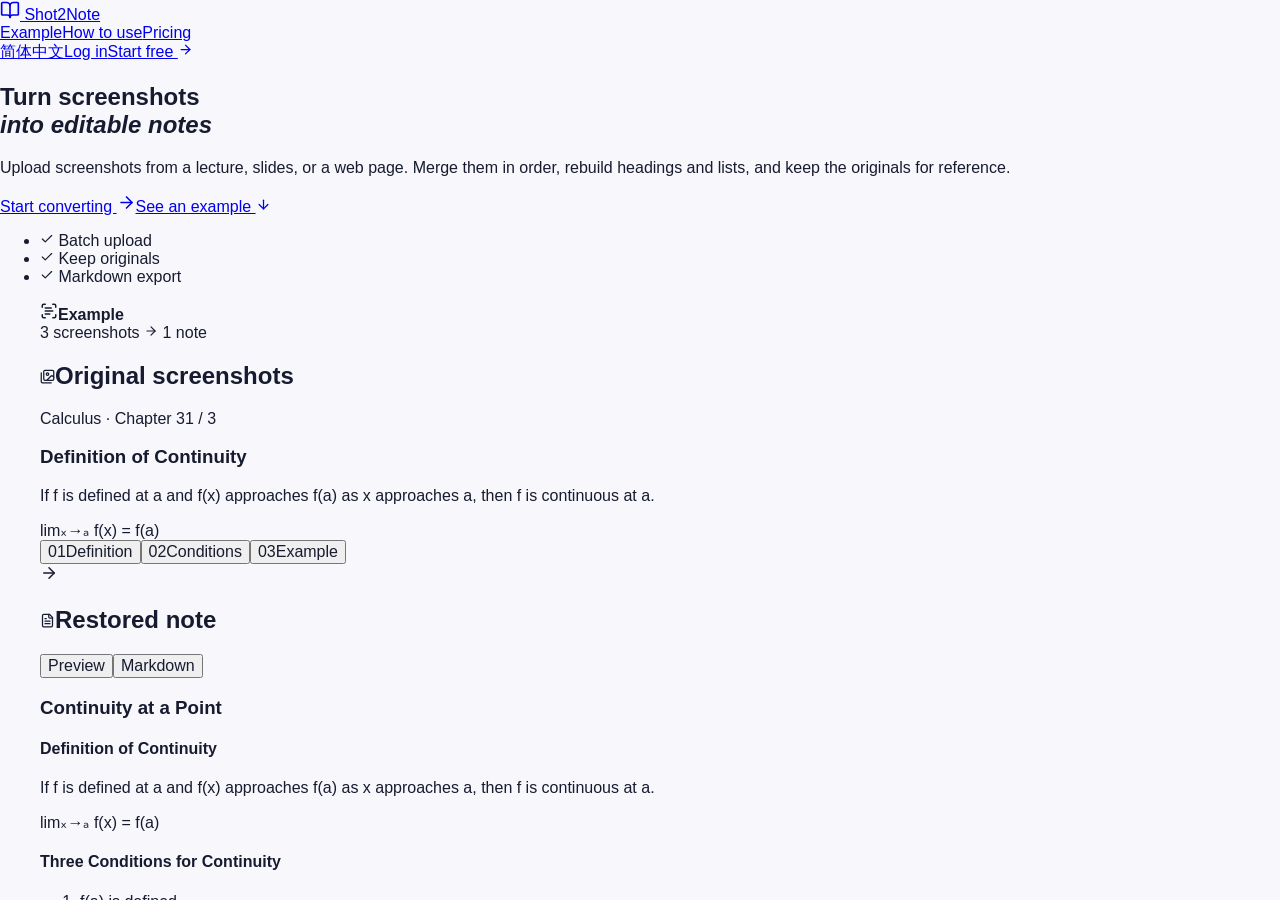
<file: index.html>
<!doctype html>
<html lang="en">
  <head>
    <meta charset="UTF-8" />
    <meta name="viewport" content="width=device-width, initial-scale=1.0" />
    <meta name="theme-color" content="#5540c5" />
    <title data-site-seo>Screenshot to Notes | Shot2Note</title>
    <meta data-site-seo name="robots" content="index, follow">
    <meta data-site-seo name="description" content="Turn multiple screenshots into one editable note. Keep the original images, rebuild headings and lists, and export to Markdown.">
    <link data-site-seo rel="canonical" href="https://shot2note.com/">
    <link data-site-seo rel="alternate" hreflang="en" href="https://shot2note.com/">
    <link data-site-seo rel="alternate" hreflang="zh-CN" href="https://shot2note.com/zh/">
    <link data-site-seo rel="alternate" hreflang="x-default" href="https://shot2note.com/">
    <meta data-site-seo property="og:type" content="website">
    <meta data-site-seo property="og:site_name" content="Shot2Note">
    <meta data-site-seo property="og:title" content="Screenshot to Notes | Shot2Note">
    <meta data-site-seo property="og:description" content="Turn multiple screenshots into one editable note. Keep the original images, rebuild headings and lists, and export to Markdown.">
    <meta data-site-seo property="og:url" content="https://shot2note.com/">
    <meta data-site-seo property="og:locale" content="en_US">
    <meta data-site-seo property="og:locale:alternate" content="zh_CN">
    <meta data-site-seo property="og:image" content="https://shot2note.com/og-en.png">
    <meta data-site-seo name="twitter:card" content="summary_large_image">
    <script data-site-seo type="application/ld+json">{"@context":"https://schema.org","@type":"WebSite","name":"Shot2Note","url":"https://shot2note.com/","inLanguage":"en"}</script>
    <script type="module" crossorigin src="/assets/index-1kKC-pBl.js"></script>
    <link rel="stylesheet" crossorigin href="/assets/index-nvt79DHx.css">
  </head>
  <body>
    <div id="app" data-prerendered><div class="landing-page"><div class="restore-landing" data-v-1ad41856><header class="site-header" data-v-1ad41856><nav class="site-container nav-inner" aria-label="Main navigation" data-v-1ad41856><a class="site-brand" href="/" aria-label="Shot2Note home" data-v-1ad41856><span class="site-mark" data-v-1ad41856><svg xmlns="http://www.w3.org/2000/svg" width="20" height="20" viewBox="0 0 24 24" fill="none" stroke="currentColor" stroke-width="2" stroke-linecap="round" stroke-linejoin="round" class="lucide lucide-book-open-icon" aria-hidden="true" data-v-1ad41856><path d="M12 7v14"></path><path d="M3 18a1 1 0 0 1-1-1V4a1 1 0 0 1 1-1h5a4 4 0 0 1 4 4 4 4 0 0 1 4-4h5a1 1 0 0 1 1 1v13a1 1 0 0 1-1 1h-6a3 3 0 0 0-3 3 3 3 0 0 0-3-3z"></path></svg></span> Shot2Note</a><div class="site-links" data-v-1ad41856><a href="/#example" data-v-1ad41856>Example</a><a href="/guides/screenshot-to-notes/" data-v-1ad41856>How to use</a><a href="/pricing/" data-v-1ad41856>Pricing</a></div><div class="site-actions" data-v-1ad41856><a class="language-link" href="/zh/" hreflang="zh-CN" lang="zh-CN" data-v-1ad41856>简体中文</a><a class="login-link" href="/app/?lang=en" data-v-1ad41856>Log in</a><a class="site-button nav-start" href="/app/?lang=en&amp;mode=register" data-v-1ad41856>Start free <svg xmlns="http://www.w3.org/2000/svg" width="15" height="15" viewBox="0 0 24 24" fill="none" stroke="currentColor" stroke-width="2" stroke-linecap="round" stroke-linejoin="round" class="lucide lucide-arrow-right-icon" aria-hidden="true" data-v-1ad41856><path d="M5 12h14"></path><path d="m12 5 7 7-7 7"></path></svg></a></div></nav></header><main data-v-1ad41856><section id="top" class="restore-hero" aria-labelledby="restore-hero-title" data-v-1ad41856><div class="site-container hero-layout" data-v-1ad41856><div class="restore-intro" data-v-1ad41856><h1 id="restore-hero-title" data-v-1ad41856>Turn screenshots<br data-v-1ad41856><em data-v-1ad41856>into editable notes</em></h1><p data-v-1ad41856>Upload screenshots from a lecture, slides, or a web page. Merge them in order, rebuild headings and lists, and keep the originals for reference.</p><div class="intro-actions" data-v-1ad41856><a class="site-button hero-start" href="/app/?lang=en" data-v-1ad41856>Start converting <svg xmlns="http://www.w3.org/2000/svg" width="19" height="19" viewBox="0 0 24 24" fill="none" stroke="currentColor" stroke-width="2" stroke-linecap="round" stroke-linejoin="round" class="lucide lucide-arrow-right-icon" aria-hidden="true" data-v-1ad41856><path d="M5 12h14"></path><path d="m12 5 7 7-7 7"></path></svg></a><a class="example-link" href="#example" data-v-1ad41856>See an example <svg xmlns="http://www.w3.org/2000/svg" width="15" height="15" viewBox="0 0 24 24" fill="none" stroke="currentColor" stroke-width="2" stroke-linecap="round" stroke-linejoin="round" class="lucide lucide-arrow-down-icon" aria-hidden="true" data-v-1ad41856><path d="M12 5v14"></path><path d="m19 12-7 7-7-7"></path></svg></a></div><ul class="intro-benefits" aria-label="Note features" data-v-1ad41856><li data-v-1ad41856><svg xmlns="http://www.w3.org/2000/svg" width="14" height="14" viewBox="0 0 24 24" fill="none" stroke="currentColor" stroke-width="2" stroke-linecap="round" stroke-linejoin="round" class="lucide lucide-check-icon" aria-hidden="true" data-v-1ad41856><path d="M20 6 9 17l-5-5"></path></svg> Batch upload</li><li data-v-1ad41856><svg xmlns="http://www.w3.org/2000/svg" width="14" height="14" viewBox="0 0 24 24" fill="none" stroke="currentColor" stroke-width="2" stroke-linecap="round" stroke-linejoin="round" class="lucide lucide-check-icon" aria-hidden="true" data-v-1ad41856><path d="M20 6 9 17l-5-5"></path></svg> Keep originals</li><li data-v-1ad41856><svg xmlns="http://www.w3.org/2000/svg" width="14" height="14" viewBox="0 0 24 24" fill="none" stroke="currentColor" stroke-width="2" stroke-linecap="round" stroke-linejoin="round" class="lucide lucide-check-icon" aria-hidden="true" data-v-1ad41856><path d="M20 6 9 17l-5-5"></path></svg> Markdown export</li></ul></div><figure id="example" class="restore-example" aria-labelledby="example-title" data-v-1ad41856><figcaption class="example-header" data-v-1ad41856><div class="example-title" data-v-1ad41856><svg xmlns="http://www.w3.org/2000/svg" width="18" height="18" viewBox="0 0 24 24" fill="none" stroke="currentColor" stroke-width="2" stroke-linecap="round" stroke-linejoin="round" class="lucide lucide-scan-text-icon" aria-hidden="true" data-v-1ad41856><path d="M3 7V5a2 2 0 0 1 2-2h2"></path><path d="M17 3h2a2 2 0 0 1 2 2v2"></path><path d="M21 17v2a2 2 0 0 1-2 2h-2"></path><path d="M7 21H5a2 2 0 0 1-2-2v-2"></path><path d="M7 8h8"></path><path d="M7 12h10"></path><path d="M7 16h6"></path></svg><strong id="example-title" data-v-1ad41856>Example</strong></div><span data-v-1ad41856>3 screenshots <svg xmlns="http://www.w3.org/2000/svg" width="14" height="14" viewBox="0 0 24 24" fill="none" stroke="currentColor" stroke-width="2" stroke-linecap="round" stroke-linejoin="round" class="lucide lucide-arrow-right-icon" aria-hidden="true" data-v-1ad41856><path d="M5 12h14"></path><path d="m12 5 7 7-7 7"></path></svg> 1 note</span></figcaption><div class="example-body" data-v-1ad41856><div class="source-pane" data-v-1ad41856><h2 class="pane-title" data-v-1ad41856><svg xmlns="http://www.w3.org/2000/svg" width="15" height="15" viewBox="0 0 24 24" fill="none" stroke="currentColor" stroke-width="2" stroke-linecap="round" stroke-linejoin="round" class="lucide lucide-images-icon" aria-hidden="true" data-v-1ad41856><path d="M18 22H4a2 2 0 0 1-2-2V6"></path><path d="m22 13-1.296-1.296a2.41 2.41 0 0 0-3.408 0L11 18"></path><circle cx="12" cy="8" r="2"></circle><rect width="16" height="16" x="6" y="2" rx="2"></rect></svg>Original screenshots</h2><div id="example-source" class="source-slide" aria-live="polite" data-v-1ad41856><div class="slide-overline" data-v-1ad41856><span data-v-1ad41856>Calculus · Chapter 3</span><span data-v-1ad41856>1 / 3</span></div><h3 data-v-1ad41856>Definition of Continuity</h3><p data-v-1ad41856>If f is defined at a and f(x) approaches f(a) as x approaches a, then f is continuous at a.</p><div class="slide-formula" data-v-1ad41856>limₓ→ₐ f(x) = f(a)</div></div><div class="source-pages" role="group" aria-label="Browse example screenshots" data-v-1ad41856><!--[--><button type="button" aria-pressed="true" aria-controls="example-source" data-v-1ad41856><span data-v-1ad41856>01</span>Definition</button><button type="button" aria-pressed="false" aria-controls="example-source" data-v-1ad41856><span data-v-1ad41856>02</span>Conditions</button><button type="button" aria-pressed="false" aria-controls="example-source" data-v-1ad41856><span data-v-1ad41856>03</span>Example</button><!--]--></div></div><div class="example-arrow" aria-hidden="true" data-v-1ad41856><svg xmlns="http://www.w3.org/2000/svg" width="18" height="18" viewBox="0 0 24 24" fill="none" stroke="currentColor" stroke-width="2" stroke-linecap="round" stroke-linejoin="round" class="lucide lucide-arrow-right-icon" data-v-1ad41856><path d="M5 12h14"></path><path d="m12 5 7 7-7 7"></path></svg></div><div class="result-pane" data-v-1ad41856><div class="result-heading" data-v-1ad41856><h2 class="pane-title" data-v-1ad41856><svg xmlns="http://www.w3.org/2000/svg" width="15" height="15" viewBox="0 0 24 24" fill="none" stroke="currentColor" stroke-width="2" stroke-linecap="round" stroke-linejoin="round" class="lucide lucide-file-text-icon" aria-hidden="true" data-v-1ad41856><path d="M15 2H6a2 2 0 0 0-2 2v16a2 2 0 0 0 2 2h12a2 2 0 0 0 2-2V7Z"></path><path d="M14 2v4a2 2 0 0 0 2 2h4"></path><path d="M10 9H8"></path><path d="M16 13H8"></path><path d="M16 17H8"></path></svg>Restored note</h2><div class="result-format" role="group" aria-label="Note format" data-v-1ad41856><button type="button" aria-pressed="true" aria-controls="example-result" data-v-1ad41856>Preview</button><button type="button" aria-pressed="false" aria-controls="example-result" data-v-1ad41856>Markdown</button></div></div><div id="example-result" class="example-result" data-v-1ad41856><article class="note-paper" data-v-1ad41856><h3 data-v-1ad41856>Continuity at a Point</h3><!--[--><section class="paper-section" data-v-1ad41856><h4 data-v-1ad41856>Definition of Continuity</h4><p data-v-1ad41856>If f is defined at a and f(x) approaches f(a) as x approaches a, then f is continuous at a.</p><p class="paper-formula" data-v-1ad41856>limₓ→ₐ f(x) = f(a)</p></section><section class="paper-section" data-v-1ad41856><h4 data-v-1ad41856>Three Conditions for Continuity</h4><ol data-v-1ad41856><!--[--><li data-v-1ad41856>f(a) is defined.</li><li data-v-1ad41856>The limit of f(x) as x approaches a exists.</li><li data-v-1ad41856>The limit equals f(a).</li><!--]--></ol><!----></section><section class="paper-section" data-v-1ad41856><h4 data-v-1ad41856>Example: Does a limit imply continuity?</h4><p data-v-1ad41856>Let f(x) = x when x ≠ 1 and f(1) = 2. As x approaches 1, the limit is 1, which differs from f(1). The function is discontinuous at x = 1.</p><p class="paper-formula" data-v-1ad41856>limₓ→₁ f(x) = 1 ≠ f(1)</p></section><!--]--></article></div></div></div><div class="example-footer" data-v-1ad41856><span data-v-1ad41856><svg xmlns="http://www.w3.org/2000/svg" width="14" height="14" viewBox="0 0 24 24" fill="none" stroke="currentColor" stroke-width="2" stroke-linecap="round" stroke-linejoin="round" class="lucide lucide-check-icon" aria-hidden="true" data-v-1ad41856><path d="M20 6 9 17l-5-5"></path></svg>Merged in order · Structure restored</span><span data-v-1ad41856>Sample content</span></div></figure></div></section><section id="benefits" class="site-container benefits-block" aria-labelledby="restore-benefits-title" data-v-1ad41856><h2 id="restore-benefits-title" data-v-1ad41856>Keep your screenshots. Get notes you can edit.</h2><div class="benefits-list" data-v-1ad41856><!--[--><article data-v-1ad41856><svg xmlns="http://www.w3.org/2000/svg" width="23" height="23" viewBox="0 0 24 24" fill="none" stroke="currentColor" stroke-width="2" stroke-linecap="round" stroke-linejoin="round" class="lucide lucide-list-ordered-icon" aria-hidden="true" data-v-1ad41856><path d="M10 12h11"></path><path d="M10 18h11"></path><path d="M10 6h11"></path><path d="M4 10h2"></path><path d="M4 6h1v4"></path><path d="M6 18H4c0-1 2-2 2-3s-1-1.5-2-1"></path></svg><div data-v-1ad41856><h3 data-v-1ad41856>Merge screenshots in reading order</h3><p data-v-1ad41856>Reorder lecture or web screenshots before running OCR in batches. Then edit the restored headings, paragraphs, and lists.</p></div></article><article data-v-1ad41856><svg xmlns="http://www.w3.org/2000/svg" width="23" height="23" viewBox="0 0 24 24" fill="none" stroke="currentColor" stroke-width="2" stroke-linecap="round" stroke-linejoin="round" class="lucide lucide-images-icon" aria-hidden="true" data-v-1ad41856><path d="M18 22H4a2 2 0 0 1-2-2V6"></path><path d="m22 13-1.296-1.296a2.41 2.41 0 0 0-3.408 0L11 18"></path><circle cx="12" cy="8" r="2"></circle><rect width="16" height="16" x="6" y="2" rx="2"></rect></svg><div data-v-1ad41856><h3 data-v-1ad41856>Check the extracted text page by page</h3><p data-v-1ad41856>Correct typos, numbers, or formulas in the extracted text. The original images stay attached to the note for later reference.</p></div></article><article data-v-1ad41856><svg xmlns="http://www.w3.org/2000/svg" width="23" height="23" viewBox="0 0 24 24" fill="none" stroke="currentColor" stroke-width="2" stroke-linecap="round" stroke-linejoin="round" class="lucide lucide-file-text-icon" aria-hidden="true" data-v-1ad41856><path d="M15 2H6a2 2 0 0 0-2 2v16a2 2 0 0 0 2 2h12a2 2 0 0 0 2-2V7Z"></path><path d="M14 2v4a2 2 0 0 0 2 2h4"></path><path d="M10 9H8"></path><path d="M16 13H8"></path><path d="M16 17H8"></path></svg><div data-v-1ad41856><h3 data-v-1ad41856>Edit, search, and export the result</h3><p data-v-1ad41856>Insert the result into a searchable note. Export it as Markdown to keep working in your preferred editor.</p></div></article><!--]--></div></section><section id="workflow" class="site-container workflow-block" aria-labelledby="restore-workflow-title" data-v-1ad41856><h2 id="restore-workflow-title" data-v-1ad41856>From screenshots to notes in three steps</h2><ol class="step-rail" data-v-1ad41856><!--[--><li data-v-1ad41856><span class="step-number" aria-hidden="true" data-v-1ad41856>01</span><div data-v-1ad41856><h3 data-v-1ad41856>Add and reorder</h3><p data-v-1ad41856>Upload or paste screenshots on the same topic, then put them in order.</p></div></li><li data-v-1ad41856><span class="step-number" aria-hidden="true" data-v-1ad41856>02</span><div data-v-1ad41856><h3 data-v-1ad41856>Extract and rebuild</h3><p data-v-1ad41856>Review the text extracted from each image, then merge the pages, fix line breaks, and rebuild the structure.</p></div></li><li data-v-1ad41856><span class="step-number" aria-hidden="true" data-v-1ad41856>03</span><div data-v-1ad41856><h3 data-v-1ad41856>Review and save</h3><p data-v-1ad41856>Edit the result before inserting it into your note, or copy it to use elsewhere.</p></div></li><!--]--></ol><a class="inline-link" href="/guides/screenshot-to-notes/" data-v-1ad41856>Read the screenshot-to-notes guide <svg xmlns="http://www.w3.org/2000/svg" width="16" height="16" viewBox="0 0 24 24" fill="none" stroke="currentColor" stroke-width="2" stroke-linecap="round" stroke-linejoin="round" class="lucide lucide-arrow-right-icon" aria-hidden="true" data-v-1ad41856><path d="M5 12h14"></path><path d="m12 5 7 7-7 7"></path></svg></a></section><section id="plans" class="site-container landing-plans" aria-labelledby="restore-plans-title" data-v-1ad41856><div class="plans-heading" data-v-1ad41856><h2 id="restore-plans-title" data-v-1ad41856>Choose a plan</h2><a class="inline-link" href="/pricing/" data-v-1ad41856>Compare plans <svg xmlns="http://www.w3.org/2000/svg" width="16" height="16" viewBox="0 0 24 24" fill="none" stroke="currentColor" stroke-width="2" stroke-linecap="round" stroke-linejoin="round" class="lucide lucide-arrow-right-icon" aria-hidden="true" data-v-1ad41856><path d="M5 12h14"></path><path d="m12 5 7 7-7 7"></path></svg></a></div><div class="plan-grid" data-v-1ad41856 data-v-986161f1><article class="plan" data-v-986161f1><h3 data-v-986161f1>Free</h3><p class="plan-price" data-v-986161f1><strong data-v-986161f1>$0</strong><span data-v-986161f1>USD</span></p><p class="plan-description" data-v-986161f1>Try turning screenshots from your first lecture into a note.</p><ul data-v-986161f1><li data-v-986161f1><svg xmlns="http://www.w3.org/2000/svg" width="16" height="16" viewBox="0 0 24 24" fill="none" stroke="currentColor" stroke-width="2" stroke-linecap="round" stroke-linejoin="round" class="lucide lucide-check-icon" aria-hidden="true" data-v-986161f1><path d="M20 6 9 17l-5-5"></path></svg>10 OCR image credits on signup</li><li data-v-986161f1><svg xmlns="http://www.w3.org/2000/svg" width="16" height="16" viewBox="0 0 24 24" fill="none" stroke="currentColor" stroke-width="2" stroke-linecap="round" stroke-linejoin="round" class="lucide lucide-check-icon" aria-hidden="true" data-v-986161f1><path d="M20 6 9 17l-5-5"></path></svg>Edit notes and export to Markdown</li></ul><a class="plan-link" href="/app/?lang=en&amp;mode=register" data-v-986161f1>Start free <svg xmlns="http://www.w3.org/2000/svg" width="16" height="16" viewBox="0 0 24 24" fill="none" stroke="currentColor" stroke-width="2" stroke-linecap="round" stroke-linejoin="round" class="lucide lucide-arrow-right-icon" aria-hidden="true" data-v-986161f1><path d="M5 12h14"></path><path d="m12 5 7 7-7 7"></path></svg></a></article><article class="plan vip-plan" data-v-986161f1><h3 data-v-986161f1>VIP</h3><p class="plan-price" data-v-986161f1><strong data-v-986161f1>$9.90</strong><span data-v-986161f1>USD · one-time</span></p><p class="plan-description" data-v-986161f1>For several lessons or a larger batch of web screenshots.</p><ul data-v-986161f1><li data-v-986161f1><svg xmlns="http://www.w3.org/2000/svg" width="16" height="16" viewBox="0 0 24 24" fill="none" stroke="currentColor" stroke-width="2" stroke-linecap="round" stroke-linejoin="round" class="lucide lucide-check-icon" aria-hidden="true" data-v-986161f1><path d="M20 6 9 17l-5-5"></path></svg><strong data-v-986161f1>100 OCR image credits</strong></li><li data-v-986161f1><svg xmlns="http://www.w3.org/2000/svg" width="16" height="16" viewBox="0 0 24 24" fill="none" stroke="currentColor" stroke-width="2" stroke-linecap="round" stroke-linejoin="round" class="lucide lucide-check-icon" aria-hidden="true" data-v-986161f1><path d="M20 6 9 17l-5-5"></path></svg>Merge screenshots, check the OCR text, and keep the originals</li></ul><a class="plan-link" href="/pricing/" data-v-986161f1>View VIP details <svg xmlns="http://www.w3.org/2000/svg" width="16" height="16" viewBox="0 0 24 24" fill="none" stroke="currentColor" stroke-width="2" stroke-linecap="round" stroke-linejoin="round" class="lucide lucide-arrow-right-icon" aria-hidden="true" data-v-986161f1><path d="M5 12h14"></path><path d="m12 5 7 7-7 7"></path></svg></a></article></div></section><section id="faq" class="faq-block" aria-labelledby="restore-faq-title" data-v-1ad41856><div class="site-container faq-layout" data-v-1ad41856><h2 id="restore-faq-title" data-v-1ad41856>FAQ</h2><div class="faq-questions" data-v-1ad41856><!--[--><details data-v-1ad41856><summary data-v-1ad41856>Can I turn multiple screenshots into one note?<svg xmlns="http://www.w3.org/2000/svg" width="19" height="19" viewBox="0 0 24 24" fill="none" stroke="currentColor" stroke-width="2" stroke-linecap="round" stroke-linejoin="round" class="lucide lucide-chevron-down-icon" aria-hidden="true" data-v-1ad41856><path d="m6 9 6 6 6-6"></path></svg></summary><p data-v-1ad41856>Yes. Add screenshots on the same topic, then extract and merge them in the order you choose. You can use screenshots from slides, online classes, and web pages.</p></details><details data-v-1ad41856><summary data-v-1ad41856>What if the extracted text or the final note needs a correction?<svg xmlns="http://www.w3.org/2000/svg" width="19" height="19" viewBox="0 0 24 24" fill="none" stroke="currentColor" stroke-width="2" stroke-linecap="round" stroke-linejoin="round" class="lucide lucide-chevron-down-icon" aria-hidden="true" data-v-1ad41856><path d="m6 9 6 6 6-6"></path></svg></summary><p data-v-1ad41856>You can correct the text from each image and edit the final result before inserting it into your note. Compare it with the original when a screenshot is blurry or contains formulas.</p></details><details data-v-1ad41856><summary data-v-1ad41856>Can I keep the screenshots and the finished note?<svg xmlns="http://www.w3.org/2000/svg" width="19" height="19" viewBox="0 0 24 24" fill="none" stroke="currentColor" stroke-width="2" stroke-linecap="round" stroke-linejoin="round" class="lucide lucide-chevron-down-icon" aria-hidden="true" data-v-1ad41856><path d="m6 9 6 6 6-6"></path></svg></summary><p data-v-1ad41856>Yes. You can insert the result into a note and keep the screenshots as attachments. You can edit, search, and export the note as Markdown.</p></details><!--]--></div></div></section><section class="site-container closing-block" aria-labelledby="restore-closing-title" data-v-1ad41856><div class="closing-banner" data-v-1ad41856><div data-v-1ad41856><h2 id="restore-closing-title" data-v-1ad41856>Try it with your own screenshots</h2><p data-v-1ad41856>Log in, open or create a note, and choose Restore note to add screenshots.</p></div><a class="site-button" href="/app/?lang=en" data-v-1ad41856>Start converting <svg xmlns="http://www.w3.org/2000/svg" width="18" height="18" viewBox="0 0 24 24" fill="none" stroke="currentColor" stroke-width="2" stroke-linecap="round" stroke-linejoin="round" class="lucide lucide-arrow-right-icon" aria-hidden="true" data-v-1ad41856><path d="M5 12h14"></path><path d="m12 5 7 7-7 7"></path></svg></a></div></section></main><footer class="site-container site-footer" data-v-1ad41856><a class="site-brand" href="/" data-v-1ad41856><span class="site-mark" data-v-1ad41856><svg xmlns="http://www.w3.org/2000/svg" width="16" height="16" viewBox="0 0 24 24" fill="none" stroke="currentColor" stroke-width="2" stroke-linecap="round" stroke-linejoin="round" class="lucide lucide-book-open-icon" aria-hidden="true" data-v-1ad41856><path d="M12 7v14"></path><path d="M3 18a1 1 0 0 1-1-1V4a1 1 0 0 1 1-1h5a4 4 0 0 1 4 4 4 4 0 0 1 4-4h5a1 1 0 0 1 1 1v13a1 1 0 0 1-1 1h-6a3 3 0 0 0-3 3 3 3 0 0 0-3-3z"></path></svg></span>Shot2Note</a><div class="footer-links" data-v-1ad41856><a href="/guides/screenshot-to-notes/" data-v-1ad41856>How to use</a><a href="/pricing/" data-v-1ad41856>Pricing</a></div><span data-v-1ad41856>© 2026 Shot2Note</span></footer></div></div></div>
  </body>
</html>
</file>
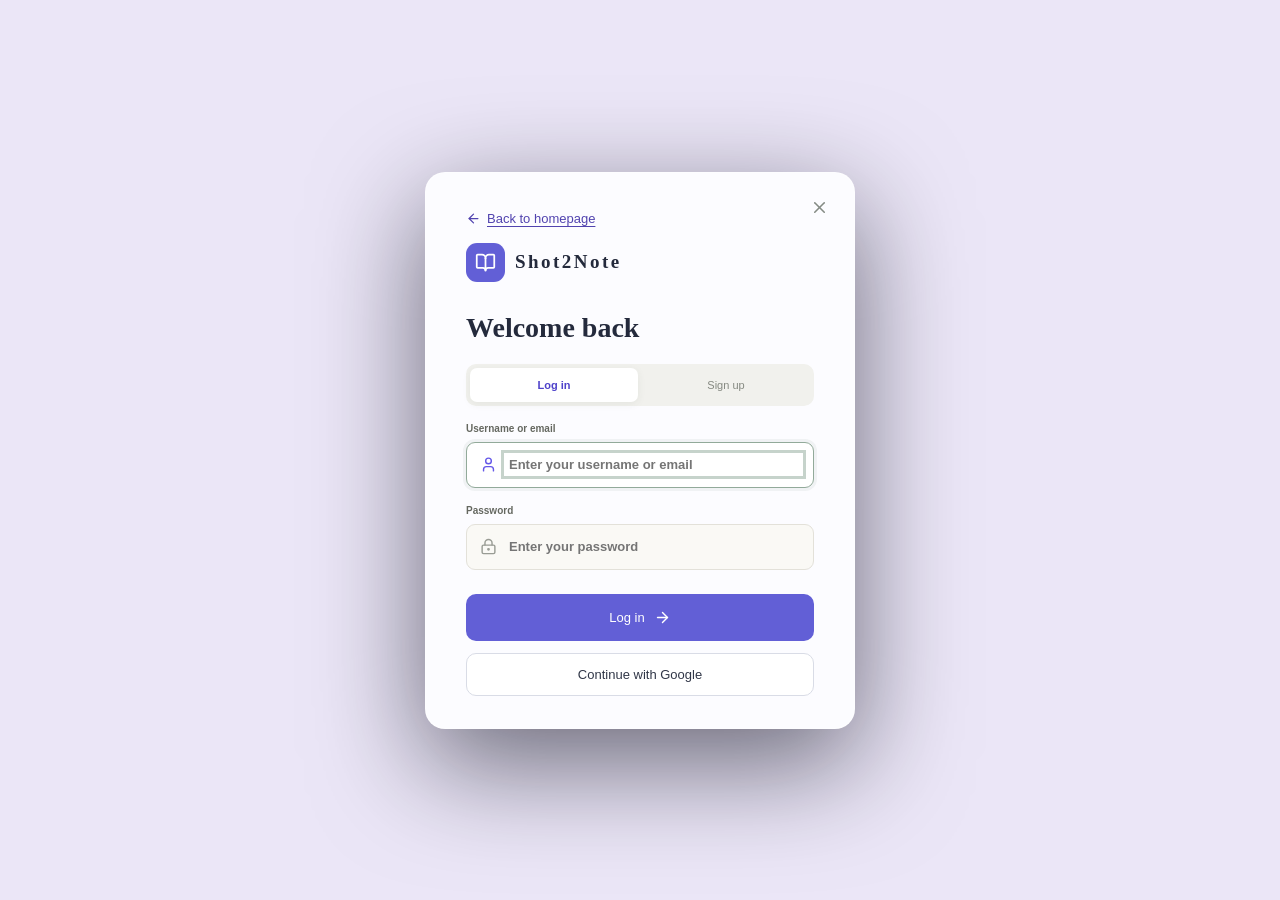
<file: app/index.html>
<!doctype html>
<html lang="en">
  <head>
    <meta charset="UTF-8" />
    <meta name="viewport" content="width=device-width, initial-scale=1.0" />
    <meta name="theme-color" content="#5540c5" />
    <title data-site-seo>Your notes | Shot2Note</title>
    <meta data-site-seo name="robots" content="noindex, follow">
    <script type="module" crossorigin src="/assets/index-1kKC-pBl.js"></script>
    <link rel="stylesheet" crossorigin href="/assets/index-nvt79DHx.css">
  </head>
  <body>
    <div id="app"></div>
  </body>
</html>
</file>
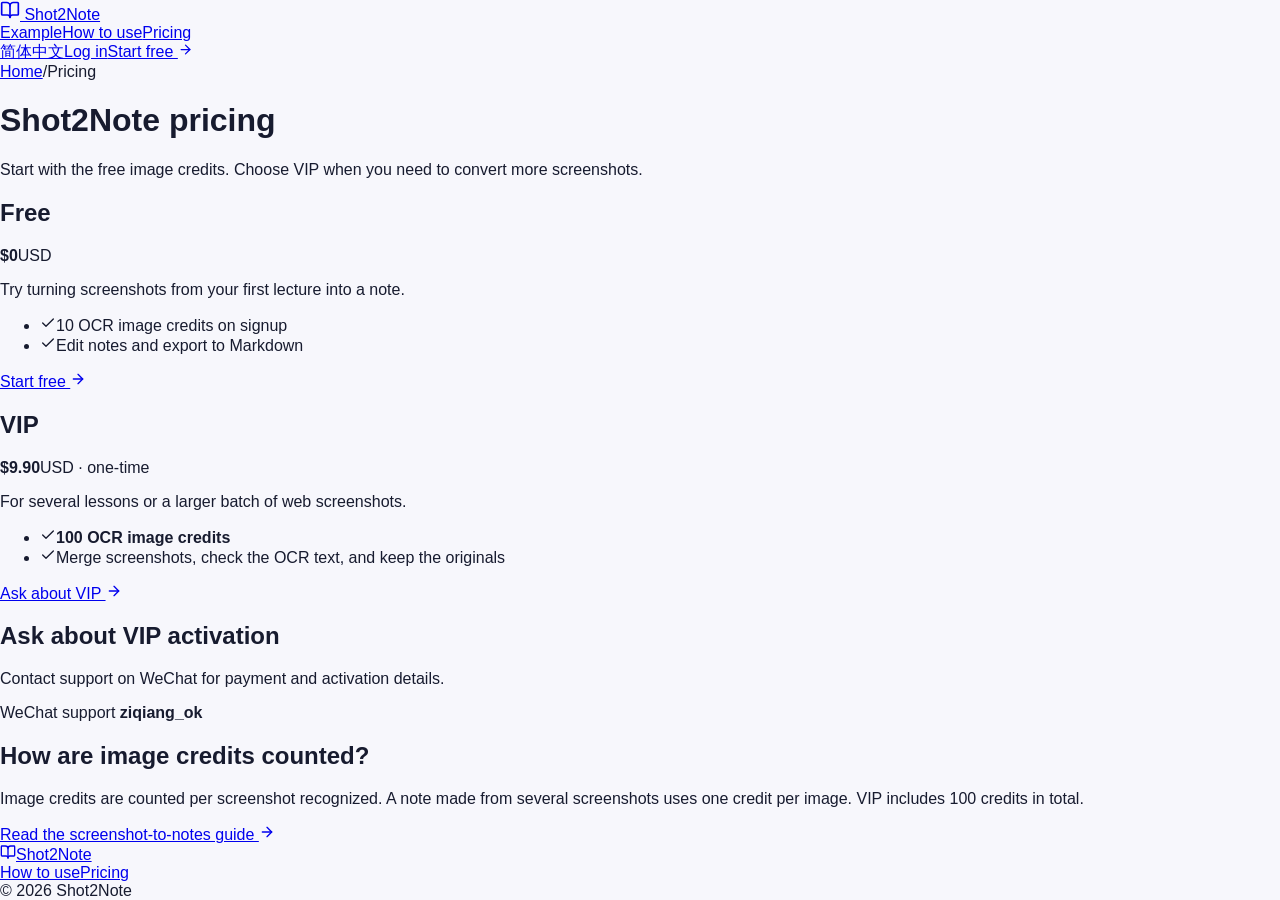
<file: pricing/index.html>
<!doctype html>
<html lang="en">
  <head>
    <meta charset="UTF-8" />
    <meta name="viewport" content="width=device-width, initial-scale=1.0" />
    <meta name="theme-color" content="#5540c5" />
    <title data-site-seo>Shot2Note Pricing | Free &amp; VIP Screenshot OCR</title>
    <meta data-site-seo name="robots" content="index, follow">
    <meta data-site-seo name="description" content="Compare Shot2Note Free and VIP. Try screenshot OCR with 10 images on Free, or get 100 OCR images with VIP for US$9.90.">
    <link data-site-seo rel="canonical" href="https://shot2note.com/pricing/">
    <link data-site-seo rel="alternate" hreflang="en" href="https://shot2note.com/pricing/">
    <link data-site-seo rel="alternate" hreflang="zh-CN" href="https://shot2note.com/zh/pricing/">
    <link data-site-seo rel="alternate" hreflang="x-default" href="https://shot2note.com/pricing/">
    <meta data-site-seo property="og:type" content="website">
    <meta data-site-seo property="og:site_name" content="Shot2Note">
    <meta data-site-seo property="og:title" content="Shot2Note Pricing | Free &amp; VIP Screenshot OCR">
    <meta data-site-seo property="og:description" content="Compare Shot2Note Free and VIP. Try screenshot OCR with 10 images on Free, or get 100 OCR images with VIP for US$9.90.">
    <meta data-site-seo property="og:url" content="https://shot2note.com/pricing/">
    <meta data-site-seo property="og:locale" content="en_US">
    <meta data-site-seo property="og:locale:alternate" content="zh_CN">
    <meta data-site-seo property="og:image" content="https://shot2note.com/og-en.png">
    <meta data-site-seo name="twitter:card" content="summary_large_image">
    <script data-site-seo type="application/ld+json">{"@context":"https://schema.org","@type":"BreadcrumbList","itemListElement":[{"@type":"ListItem","position":1,"name":"Home","item":"https://shot2note.com/"},{"@type":"ListItem","position":2,"name":"Pricing","item":"https://shot2note.com/pricing/"}]}</script>
    <script type="module" crossorigin src="/assets/index-1kKC-pBl.js"></script>
    <link rel="stylesheet" crossorigin href="/assets/index-nvt79DHx.css">
  </head>
  <body>
    <div id="app" data-prerendered><div class="landing-page"><div class="restore-landing" data-v-1ad41856><header class="site-header" data-v-1ad41856><nav class="site-container nav-inner" aria-label="Main navigation" data-v-1ad41856><a class="site-brand" href="/" aria-label="Shot2Note home" data-v-1ad41856><span class="site-mark" data-v-1ad41856><svg xmlns="http://www.w3.org/2000/svg" width="20" height="20" viewBox="0 0 24 24" fill="none" stroke="currentColor" stroke-width="2" stroke-linecap="round" stroke-linejoin="round" class="lucide lucide-book-open-icon" aria-hidden="true" data-v-1ad41856><path d="M12 7v14"></path><path d="M3 18a1 1 0 0 1-1-1V4a1 1 0 0 1 1-1h5a4 4 0 0 1 4 4 4 4 0 0 1 4-4h5a1 1 0 0 1 1 1v13a1 1 0 0 1-1 1h-6a3 3 0 0 0-3 3 3 3 0 0 0-3-3z"></path></svg></span> Shot2Note</a><div class="site-links" data-v-1ad41856><a href="/#example" data-v-1ad41856>Example</a><a href="/guides/screenshot-to-notes/" data-v-1ad41856>How to use</a><a href="/pricing/" aria-current="page" data-v-1ad41856>Pricing</a></div><div class="site-actions" data-v-1ad41856><a class="language-link" href="/zh/pricing/" hreflang="zh-CN" lang="zh-CN" data-v-1ad41856>简体中文</a><a class="login-link" href="/app/?lang=en" data-v-1ad41856>Log in</a><a class="site-button nav-start" href="/app/?lang=en&amp;mode=register" data-v-1ad41856>Start free <svg xmlns="http://www.w3.org/2000/svg" width="15" height="15" viewBox="0 0 24 24" fill="none" stroke="currentColor" stroke-width="2" stroke-linecap="round" stroke-linejoin="round" class="lucide lucide-arrow-right-icon" aria-hidden="true" data-v-1ad41856><path d="M5 12h14"></path><path d="m12 5 7 7-7 7"></path></svg></a></div></nav></header><main class="site-container details-page" data-v-1ad41856 data-v-c42b52b1><nav class="details-trail" aria-label="Breadcrumb" data-v-c42b52b1><a href="/" data-v-c42b52b1>Home</a><span aria-hidden="true" data-v-c42b52b1>/</span><span aria-current="page" data-v-c42b52b1>Pricing</span></nav><!--[--><header class="details-intro" data-v-c42b52b1><h1 data-v-c42b52b1>Shot2Note pricing</h1><p data-v-c42b52b1>Start with the free image credits. Choose VIP when you need to convert more screenshots.</p></header><div class="plan-grid" data-v-c42b52b1 data-v-986161f1><article class="plan" data-v-986161f1><h2 data-v-986161f1>Free</h2><p class="plan-price" data-v-986161f1><strong data-v-986161f1>$0</strong><span data-v-986161f1>USD</span></p><p class="plan-description" data-v-986161f1>Try turning screenshots from your first lecture into a note.</p><ul data-v-986161f1><li data-v-986161f1><svg xmlns="http://www.w3.org/2000/svg" width="16" height="16" viewBox="0 0 24 24" fill="none" stroke="currentColor" stroke-width="2" stroke-linecap="round" stroke-linejoin="round" class="lucide lucide-check-icon" aria-hidden="true" data-v-986161f1><path d="M20 6 9 17l-5-5"></path></svg>10 OCR image credits on signup</li><li data-v-986161f1><svg xmlns="http://www.w3.org/2000/svg" width="16" height="16" viewBox="0 0 24 24" fill="none" stroke="currentColor" stroke-width="2" stroke-linecap="round" stroke-linejoin="round" class="lucide lucide-check-icon" aria-hidden="true" data-v-986161f1><path d="M20 6 9 17l-5-5"></path></svg>Edit notes and export to Markdown</li></ul><a class="plan-link" href="/app/?lang=en&amp;mode=register" data-v-986161f1>Start free <svg xmlns="http://www.w3.org/2000/svg" width="16" height="16" viewBox="0 0 24 24" fill="none" stroke="currentColor" stroke-width="2" stroke-linecap="round" stroke-linejoin="round" class="lucide lucide-arrow-right-icon" aria-hidden="true" data-v-986161f1><path d="M5 12h14"></path><path d="m12 5 7 7-7 7"></path></svg></a></article><article class="plan vip-plan" data-v-986161f1><h2 data-v-986161f1>VIP</h2><p class="plan-price" data-v-986161f1><strong data-v-986161f1>$9.90</strong><span data-v-986161f1>USD · one-time</span></p><p class="plan-description" data-v-986161f1>For several lessons or a larger batch of web screenshots.</p><ul data-v-986161f1><li data-v-986161f1><svg xmlns="http://www.w3.org/2000/svg" width="16" height="16" viewBox="0 0 24 24" fill="none" stroke="currentColor" stroke-width="2" stroke-linecap="round" stroke-linejoin="round" class="lucide lucide-check-icon" aria-hidden="true" data-v-986161f1><path d="M20 6 9 17l-5-5"></path></svg><strong data-v-986161f1>100 OCR image credits</strong></li><li data-v-986161f1><svg xmlns="http://www.w3.org/2000/svg" width="16" height="16" viewBox="0 0 24 24" fill="none" stroke="currentColor" stroke-width="2" stroke-linecap="round" stroke-linejoin="round" class="lucide lucide-check-icon" aria-hidden="true" data-v-986161f1><path d="M20 6 9 17l-5-5"></path></svg>Merge screenshots, check the OCR text, and keep the originals</li></ul><a class="plan-link" href="#vip-support" data-v-986161f1>Ask about VIP <svg xmlns="http://www.w3.org/2000/svg" width="16" height="16" viewBox="0 0 24 24" fill="none" stroke="currentColor" stroke-width="2" stroke-linecap="round" stroke-linejoin="round" class="lucide lucide-arrow-right-icon" aria-hidden="true" data-v-986161f1><path d="M5 12h14"></path><path d="m12 5 7 7-7 7"></path></svg></a></article></div><section id="vip-support" class="details-support" aria-labelledby="vip-support-heading" data-v-c42b52b1><h2 id="vip-support-heading" data-v-c42b52b1>Ask about VIP activation</h2><p data-v-c42b52b1>Contact support on WeChat for payment and activation details.</p><p class="support-contact" data-v-c42b52b1>WeChat support <strong dir="ltr" data-v-c42b52b1>ziqiang_ok</strong></p></section><section class="details-faq" aria-labelledby="pricing-faq-heading" data-v-c42b52b1><h2 id="pricing-faq-heading" data-v-c42b52b1>How are image credits counted?</h2><p data-v-c42b52b1>Image credits are counted per screenshot recognized. A note made from several screenshots uses one credit per image. VIP includes 100 credits in total.</p><a class="details-link" href="/guides/screenshot-to-notes/" data-v-c42b52b1>Read the screenshot-to-notes guide <svg xmlns="http://www.w3.org/2000/svg" width="16" height="16" viewBox="0 0 24 24" fill="none" stroke="currentColor" stroke-width="2" stroke-linecap="round" stroke-linejoin="round" class="lucide lucide-arrow-right-icon" aria-hidden="true" data-v-c42b52b1><path d="M5 12h14"></path><path d="m12 5 7 7-7 7"></path></svg></a></section><!--]--></main><footer class="site-container site-footer" data-v-1ad41856><a class="site-brand" href="/" data-v-1ad41856><span class="site-mark" data-v-1ad41856><svg xmlns="http://www.w3.org/2000/svg" width="16" height="16" viewBox="0 0 24 24" fill="none" stroke="currentColor" stroke-width="2" stroke-linecap="round" stroke-linejoin="round" class="lucide lucide-book-open-icon" aria-hidden="true" data-v-1ad41856><path d="M12 7v14"></path><path d="M3 18a1 1 0 0 1-1-1V4a1 1 0 0 1 1-1h5a4 4 0 0 1 4 4 4 4 0 0 1 4-4h5a1 1 0 0 1 1 1v13a1 1 0 0 1-1 1h-6a3 3 0 0 0-3 3 3 3 0 0 0-3-3z"></path></svg></span>Shot2Note</a><div class="footer-links" data-v-1ad41856><a href="/guides/screenshot-to-notes/" data-v-1ad41856>How to use</a><a href="/pricing/" data-v-1ad41856>Pricing</a></div><span data-v-1ad41856>© 2026 Shot2Note</span></footer></div></div></div>
  </body>
</html>
</file>
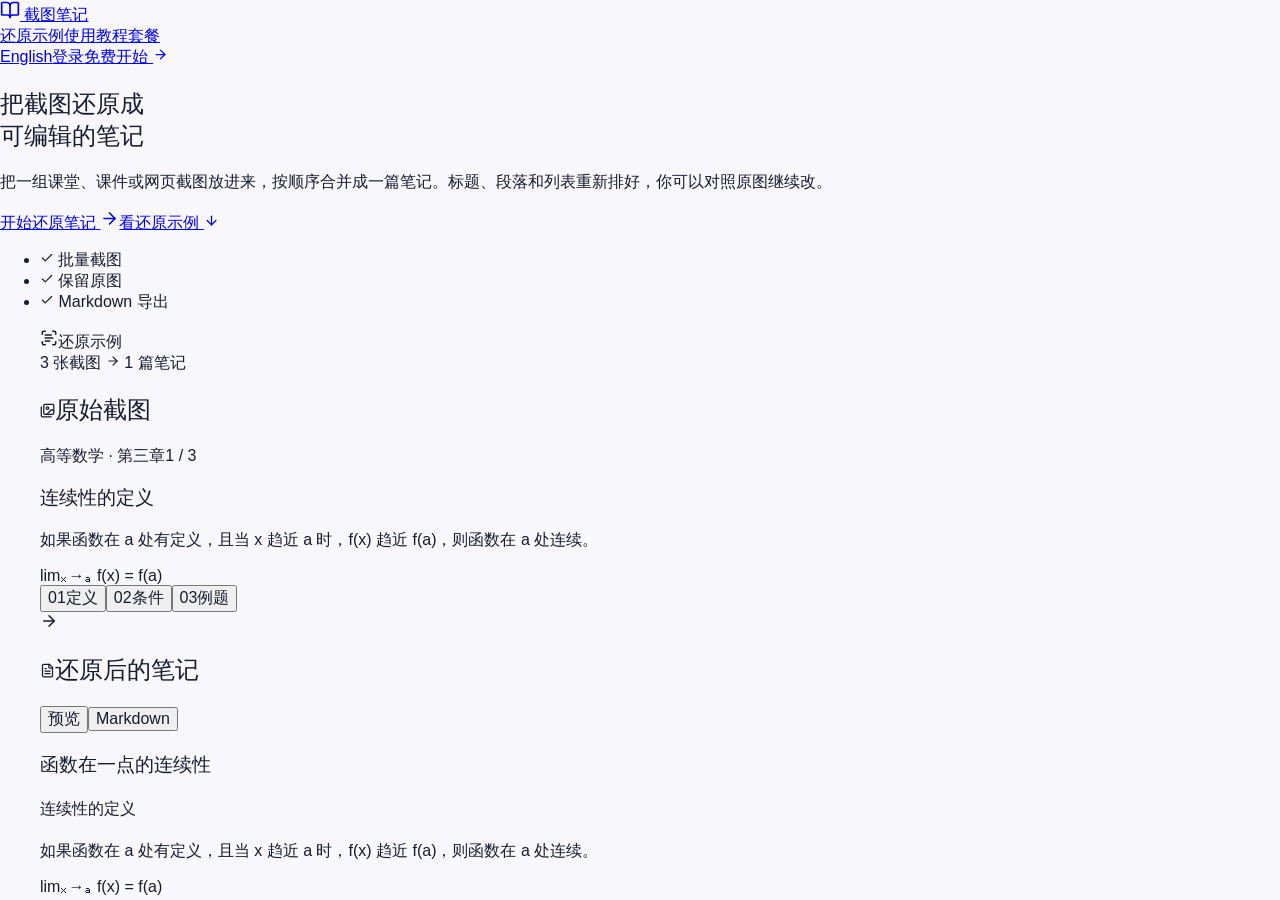
<file: zh/index.html>
<!doctype html>
<html lang="zh-CN">
  <head>
    <meta charset="UTF-8" />
    <meta name="viewport" content="width=device-width, initial-scale=1.0" />
    <meta name="theme-color" content="#5540c5" />
    <title data-site-seo>截图转笔记｜批量还原为可编辑笔记 - Shot2Note</title>
    <meta data-site-seo name="robots" content="index, follow">
    <meta data-site-seo name="description" content="把课件、网课或网页截图按顺序合并成一篇笔记。恢复标题、段落和列表，保留原图，支持编辑和导出 Markdown。">
    <link data-site-seo rel="canonical" href="https://shot2note.com/zh/">
    <link data-site-seo rel="alternate" hreflang="en" href="https://shot2note.com/">
    <link data-site-seo rel="alternate" hreflang="zh-CN" href="https://shot2note.com/zh/">
    <link data-site-seo rel="alternate" hreflang="x-default" href="https://shot2note.com/">
    <meta data-site-seo property="og:type" content="website">
    <meta data-site-seo property="og:site_name" content="Shot2Note">
    <meta data-site-seo property="og:title" content="截图转笔记｜批量还原为可编辑笔记 - Shot2Note">
    <meta data-site-seo property="og:description" content="把课件、网课或网页截图按顺序合并成一篇笔记。恢复标题、段落和列表，保留原图，支持编辑和导出 Markdown。">
    <meta data-site-seo property="og:url" content="https://shot2note.com/zh/">
    <meta data-site-seo property="og:locale" content="zh_CN">
    <meta data-site-seo property="og:locale:alternate" content="en_US">
    <meta data-site-seo property="og:image" content="https://shot2note.com/og-v2.png">
    <meta data-site-seo name="twitter:card" content="summary_large_image">
    <script data-site-seo type="application/ld+json">{"@context":"https://schema.org","@type":"WebSite","name":"Shot2Note","url":"https://shot2note.com/zh/","inLanguage":"zh-CN"}</script>
    <script type="module" crossorigin src="/assets/index-1kKC-pBl.js"></script>
    <link rel="stylesheet" crossorigin href="/assets/index-nvt79DHx.css">
  </head>
  <body>
    <div id="app" data-prerendered><div class="landing-page"><div class="restore-landing" data-v-1ad41856><header class="site-header" data-v-1ad41856><nav class="site-container nav-inner" aria-label="主导航" data-v-1ad41856><a class="site-brand" href="/zh/" aria-label="截图笔记首页" data-v-1ad41856><span class="site-mark" data-v-1ad41856><svg xmlns="http://www.w3.org/2000/svg" width="20" height="20" viewBox="0 0 24 24" fill="none" stroke="currentColor" stroke-width="2" stroke-linecap="round" stroke-linejoin="round" class="lucide lucide-book-open-icon" aria-hidden="true" data-v-1ad41856><path d="M12 7v14"></path><path d="M3 18a1 1 0 0 1-1-1V4a1 1 0 0 1 1-1h5a4 4 0 0 1 4 4 4 4 0 0 1 4-4h5a1 1 0 0 1 1 1v13a1 1 0 0 1-1 1h-6a3 3 0 0 0-3 3 3 3 0 0 0-3-3z"></path></svg></span> 截图笔记</a><div class="site-links" data-v-1ad41856><a href="/zh/#example" data-v-1ad41856>还原示例</a><a href="/zh/guides/screenshot-to-notes/" data-v-1ad41856>使用教程</a><a href="/zh/pricing/" data-v-1ad41856>套餐</a></div><div class="site-actions" data-v-1ad41856><a class="language-link" href="/" hreflang="en" lang="en" data-v-1ad41856>English</a><a class="login-link" href="/app/?lang=zh-CN" data-v-1ad41856>登录</a><a class="site-button nav-start" href="/app/?lang=zh-CN&amp;mode=register" data-v-1ad41856>免费开始 <svg xmlns="http://www.w3.org/2000/svg" width="15" height="15" viewBox="0 0 24 24" fill="none" stroke="currentColor" stroke-width="2" stroke-linecap="round" stroke-linejoin="round" class="lucide lucide-arrow-right-icon" aria-hidden="true" data-v-1ad41856><path d="M5 12h14"></path><path d="m12 5 7 7-7 7"></path></svg></a></div></nav></header><main data-v-1ad41856><section id="top" class="restore-hero" aria-labelledby="restore-hero-title" data-v-1ad41856><div class="site-container hero-layout" data-v-1ad41856><div class="restore-intro" data-v-1ad41856><h1 id="restore-hero-title" data-v-1ad41856>把截图还原成<br data-v-1ad41856><em data-v-1ad41856>可编辑的笔记</em></h1><p data-v-1ad41856>把一组课堂、课件或网页截图放进来，按顺序合并成一篇笔记。标题、段落和列表重新排好，你可以对照原图继续改。</p><div class="intro-actions" data-v-1ad41856><a class="site-button hero-start" href="/app/?lang=zh-CN" data-v-1ad41856>开始还原笔记 <svg xmlns="http://www.w3.org/2000/svg" width="19" height="19" viewBox="0 0 24 24" fill="none" stroke="currentColor" stroke-width="2" stroke-linecap="round" stroke-linejoin="round" class="lucide lucide-arrow-right-icon" aria-hidden="true" data-v-1ad41856><path d="M5 12h14"></path><path d="m12 5 7 7-7 7"></path></svg></a><a class="example-link" href="#example" data-v-1ad41856>看还原示例 <svg xmlns="http://www.w3.org/2000/svg" width="15" height="15" viewBox="0 0 24 24" fill="none" stroke="currentColor" stroke-width="2" stroke-linecap="round" stroke-linejoin="round" class="lucide lucide-arrow-down-icon" aria-hidden="true" data-v-1ad41856><path d="M12 5v14"></path><path d="m19 12-7 7-7-7"></path></svg></a></div><ul class="intro-benefits" aria-label="笔记功能" data-v-1ad41856><li data-v-1ad41856><svg xmlns="http://www.w3.org/2000/svg" width="14" height="14" viewBox="0 0 24 24" fill="none" stroke="currentColor" stroke-width="2" stroke-linecap="round" stroke-linejoin="round" class="lucide lucide-check-icon" aria-hidden="true" data-v-1ad41856><path d="M20 6 9 17l-5-5"></path></svg> 批量截图</li><li data-v-1ad41856><svg xmlns="http://www.w3.org/2000/svg" width="14" height="14" viewBox="0 0 24 24" fill="none" stroke="currentColor" stroke-width="2" stroke-linecap="round" stroke-linejoin="round" class="lucide lucide-check-icon" aria-hidden="true" data-v-1ad41856><path d="M20 6 9 17l-5-5"></path></svg> 保留原图</li><li data-v-1ad41856><svg xmlns="http://www.w3.org/2000/svg" width="14" height="14" viewBox="0 0 24 24" fill="none" stroke="currentColor" stroke-width="2" stroke-linecap="round" stroke-linejoin="round" class="lucide lucide-check-icon" aria-hidden="true" data-v-1ad41856><path d="M20 6 9 17l-5-5"></path></svg> Markdown 导出</li></ul></div><figure id="example" class="restore-example" aria-labelledby="example-title" data-v-1ad41856><figcaption class="example-header" data-v-1ad41856><div class="example-title" data-v-1ad41856><svg xmlns="http://www.w3.org/2000/svg" width="18" height="18" viewBox="0 0 24 24" fill="none" stroke="currentColor" stroke-width="2" stroke-linecap="round" stroke-linejoin="round" class="lucide lucide-scan-text-icon" aria-hidden="true" data-v-1ad41856><path d="M3 7V5a2 2 0 0 1 2-2h2"></path><path d="M17 3h2a2 2 0 0 1 2 2v2"></path><path d="M21 17v2a2 2 0 0 1-2 2h-2"></path><path d="M7 21H5a2 2 0 0 1-2-2v-2"></path><path d="M7 8h8"></path><path d="M7 12h10"></path><path d="M7 16h6"></path></svg><strong id="example-title" data-v-1ad41856>还原示例</strong></div><span data-v-1ad41856>3 张截图 <svg xmlns="http://www.w3.org/2000/svg" width="14" height="14" viewBox="0 0 24 24" fill="none" stroke="currentColor" stroke-width="2" stroke-linecap="round" stroke-linejoin="round" class="lucide lucide-arrow-right-icon" aria-hidden="true" data-v-1ad41856><path d="M5 12h14"></path><path d="m12 5 7 7-7 7"></path></svg> 1 篇笔记</span></figcaption><div class="example-body" data-v-1ad41856><div class="source-pane" data-v-1ad41856><h2 class="pane-title" data-v-1ad41856><svg xmlns="http://www.w3.org/2000/svg" width="15" height="15" viewBox="0 0 24 24" fill="none" stroke="currentColor" stroke-width="2" stroke-linecap="round" stroke-linejoin="round" class="lucide lucide-images-icon" aria-hidden="true" data-v-1ad41856><path d="M18 22H4a2 2 0 0 1-2-2V6"></path><path d="m22 13-1.296-1.296a2.41 2.41 0 0 0-3.408 0L11 18"></path><circle cx="12" cy="8" r="2"></circle><rect width="16" height="16" x="6" y="2" rx="2"></rect></svg>原始截图</h2><div id="example-source" class="source-slide" aria-live="polite" data-v-1ad41856><div class="slide-overline" data-v-1ad41856><span data-v-1ad41856>高等数学 · 第三章</span><span data-v-1ad41856>1 / 3</span></div><h3 data-v-1ad41856>连续性的定义</h3><p data-v-1ad41856>如果函数在 a 处有定义，且当 x 趋近 a 时，f(x) 趋近 f(a)，则函数在 a 处连续。</p><div class="slide-formula" data-v-1ad41856>limₓ→ₐ f(x) = f(a)</div></div><div class="source-pages" role="group" aria-label="查看不同的示例截图" data-v-1ad41856><!--[--><button type="button" aria-pressed="true" aria-controls="example-source" data-v-1ad41856><span data-v-1ad41856>01</span>定义</button><button type="button" aria-pressed="false" aria-controls="example-source" data-v-1ad41856><span data-v-1ad41856>02</span>条件</button><button type="button" aria-pressed="false" aria-controls="example-source" data-v-1ad41856><span data-v-1ad41856>03</span>例题</button><!--]--></div></div><div class="example-arrow" aria-hidden="true" data-v-1ad41856><svg xmlns="http://www.w3.org/2000/svg" width="18" height="18" viewBox="0 0 24 24" fill="none" stroke="currentColor" stroke-width="2" stroke-linecap="round" stroke-linejoin="round" class="lucide lucide-arrow-right-icon" data-v-1ad41856><path d="M5 12h14"></path><path d="m12 5 7 7-7 7"></path></svg></div><div class="result-pane" data-v-1ad41856><div class="result-heading" data-v-1ad41856><h2 class="pane-title" data-v-1ad41856><svg xmlns="http://www.w3.org/2000/svg" width="15" height="15" viewBox="0 0 24 24" fill="none" stroke="currentColor" stroke-width="2" stroke-linecap="round" stroke-linejoin="round" class="lucide lucide-file-text-icon" aria-hidden="true" data-v-1ad41856><path d="M15 2H6a2 2 0 0 0-2 2v16a2 2 0 0 0 2 2h12a2 2 0 0 0 2-2V7Z"></path><path d="M14 2v4a2 2 0 0 0 2 2h4"></path><path d="M10 9H8"></path><path d="M16 13H8"></path><path d="M16 17H8"></path></svg>还原后的笔记</h2><div class="result-format" role="group" aria-label="笔记格式" data-v-1ad41856><button type="button" aria-pressed="true" aria-controls="example-result" data-v-1ad41856>预览</button><button type="button" aria-pressed="false" aria-controls="example-result" data-v-1ad41856>Markdown</button></div></div><div id="example-result" class="example-result" data-v-1ad41856><article class="note-paper" data-v-1ad41856><h3 data-v-1ad41856>函数在一点的连续性</h3><!--[--><section class="paper-section" data-v-1ad41856><h4 data-v-1ad41856>连续性的定义</h4><p data-v-1ad41856>如果函数在 a 处有定义，且当 x 趋近 a 时，f(x) 趋近 f(a)，则函数在 a 处连续。</p><p class="paper-formula" data-v-1ad41856>limₓ→ₐ f(x) = f(a)</p></section><section class="paper-section" data-v-1ad41856><h4 data-v-1ad41856>判断连续的三个条件</h4><ol data-v-1ad41856><!--[--><li data-v-1ad41856>f(a) 有定义。</li><li data-v-1ad41856>x 趋近 a 时，f(x) 的极限存在。</li><li data-v-1ad41856>极限值等于 f(a)。</li><!--]--></ol><!----></section><section class="paper-section" data-v-1ad41856><h4 data-v-1ad41856>例题：极限存在就连续吗？</h4><p data-v-1ad41856>设 x ≠ 1 时 f(x) = x，且 f(1) = 2。x 趋近 1 时的极限为 1，与 f(1) 不相等，因此函数在 x = 1 处不连续。</p><p class="paper-formula" data-v-1ad41856>limₓ→₁ f(x) = 1 ≠ f(1)</p></section><!--]--></article></div></div></div><div class="example-footer" data-v-1ad41856><span data-v-1ad41856><svg xmlns="http://www.w3.org/2000/svg" width="14" height="14" viewBox="0 0 24 24" fill="none" stroke="currentColor" stroke-width="2" stroke-linecap="round" stroke-linejoin="round" class="lucide lucide-check-icon" aria-hidden="true" data-v-1ad41856><path d="M20 6 9 17l-5-5"></path></svg>按顺序合并 · 恢复内容层级</span><span data-v-1ad41856>示例内容</span></div></figure></div></section><section id="benefits" class="site-container benefits-block" aria-labelledby="restore-benefits-title" data-v-1ad41856><h2 id="restore-benefits-title" data-v-1ad41856>截图保留，笔记可以继续用</h2><div class="benefits-list" data-v-1ad41856><!--[--><article data-v-1ad41856><svg xmlns="http://www.w3.org/2000/svg" width="23" height="23" viewBox="0 0 24 24" fill="none" stroke="currentColor" stroke-width="2" stroke-linecap="round" stroke-linejoin="round" class="lucide lucide-list-ordered-icon" aria-hidden="true" data-v-1ad41856><path d="M10 12h11"></path><path d="M10 18h11"></path><path d="M10 6h11"></path><path d="M4 10h2"></path><path d="M4 6h1v4"></path><path d="M6 18H4c0-1 2-2 2-3s-1-1.5-2-1"></path></svg><div data-v-1ad41856><h3 data-v-1ad41856>一组截图，按页序合成一篇</h3><p data-v-1ad41856>先调整课堂截图和网页截图的顺序，再让 OCR 批量识别。还原后能继续编辑标题、段落和列表。</p></div></article><article data-v-1ad41856><svg xmlns="http://www.w3.org/2000/svg" width="23" height="23" viewBox="0 0 24 24" fill="none" stroke="currentColor" stroke-width="2" stroke-linecap="round" stroke-linejoin="round" class="lucide lucide-images-icon" aria-hidden="true" data-v-1ad41856><path d="M18 22H4a2 2 0 0 1-2-2V6"></path><path d="m22 13-1.296-1.296a2.41 2.41 0 0 0-3.408 0L11 18"></path><circle cx="12" cy="8" r="2"></circle><rect width="16" height="16" x="6" y="2" rx="2"></rect></svg><div data-v-1ad41856><h3 data-v-1ad41856>识别结果可以逐页校对</h3><p data-v-1ad41856>发现错字、数字或公式有误，可以先修改识别文字。原图随笔记留作附件，方便之后复核。</p></div></article><article data-v-1ad41856><svg xmlns="http://www.w3.org/2000/svg" width="23" height="23" viewBox="0 0 24 24" fill="none" stroke="currentColor" stroke-width="2" stroke-linecap="round" stroke-linejoin="round" class="lucide lucide-file-text-icon" aria-hidden="true" data-v-1ad41856><path d="M15 2H6a2 2 0 0 0-2 2v16a2 2 0 0 0 2 2h12a2 2 0 0 0 2-2V7Z"></path><path d="M14 2v4a2 2 0 0 0 2 2h4"></path><path d="M10 9H8"></path><path d="M16 13H8"></path><path d="M16 17H8"></path></svg><div data-v-1ad41856><h3 data-v-1ad41856>成稿可以编辑、搜索和导出</h3><p data-v-1ad41856>把还原结果写进笔记，再用关键词找回内容。导出 Markdown 后，也能放进你常用的编辑器。</p></div></article><!--]--></div></section><section id="workflow" class="site-container workflow-block" aria-labelledby="restore-workflow-title" data-v-1ad41856><h2 id="restore-workflow-title" data-v-1ad41856>三步还原一篇笔记</h2><ol class="step-rail" data-v-1ad41856><!--[--><li data-v-1ad41856><span class="step-number" aria-hidden="true" data-v-1ad41856>01</span><div data-v-1ad41856><h3 data-v-1ad41856>添加并排序</h3><p data-v-1ad41856>上传或粘贴同一主题的截图，再调整顺序。</p></div></li><li data-v-1ad41856><span class="step-number" aria-hidden="true" data-v-1ad41856>02</span><div data-v-1ad41856><h3 data-v-1ad41856>识别并还原</h3><p data-v-1ad41856>逐张识别文字。确认识别结果后，合并内容、修正断行并恢复层级。</p></div></li><li data-v-1ad41856><span class="step-number" aria-hidden="true" data-v-1ad41856>03</span><div data-v-1ad41856><h3 data-v-1ad41856>确认并保存</h3><p data-v-1ad41856>检查成稿，直接修改后插入笔记正文，也可以复制结果。</p></div></li><!--]--></ol><a class="inline-link" href="/zh/guides/screenshot-to-notes/" data-v-1ad41856>查看截图转笔记教程 <svg xmlns="http://www.w3.org/2000/svg" width="16" height="16" viewBox="0 0 24 24" fill="none" stroke="currentColor" stroke-width="2" stroke-linecap="round" stroke-linejoin="round" class="lucide lucide-arrow-right-icon" aria-hidden="true" data-v-1ad41856><path d="M5 12h14"></path><path d="m12 5 7 7-7 7"></path></svg></a></section><section id="plans" class="site-container landing-plans" aria-labelledby="restore-plans-title" data-v-1ad41856><div class="plans-heading" data-v-1ad41856><h2 id="restore-plans-title" data-v-1ad41856>选择套餐</h2><a class="inline-link" href="/zh/pricing/" data-v-1ad41856>查看套餐说明 <svg xmlns="http://www.w3.org/2000/svg" width="16" height="16" viewBox="0 0 24 24" fill="none" stroke="currentColor" stroke-width="2" stroke-linecap="round" stroke-linejoin="round" class="lucide lucide-arrow-right-icon" aria-hidden="true" data-v-1ad41856><path d="M5 12h14"></path><path d="m12 5 7 7-7 7"></path></svg></a></div><div class="plan-grid" data-v-1ad41856 data-v-986161f1><article class="plan" data-v-986161f1><h3 data-v-986161f1>免费</h3><p class="plan-price" data-v-986161f1><strong data-v-986161f1>$0</strong><span data-v-986161f1>USD</span></p><p class="plan-description" data-v-986161f1>适合第一次把课件截图整理成笔记。</p><ul data-v-986161f1><li data-v-986161f1><svg xmlns="http://www.w3.org/2000/svg" width="16" height="16" viewBox="0 0 24 24" fill="none" stroke="currentColor" stroke-width="2" stroke-linecap="round" stroke-linejoin="round" class="lucide lucide-check-icon" aria-hidden="true" data-v-986161f1><path d="M20 6 9 17l-5-5"></path></svg>注册领取 10 张 OCR 图片额度</li><li data-v-986161f1><svg xmlns="http://www.w3.org/2000/svg" width="16" height="16" viewBox="0 0 24 24" fill="none" stroke="currentColor" stroke-width="2" stroke-linecap="round" stroke-linejoin="round" class="lucide lucide-check-icon" aria-hidden="true" data-v-986161f1><path d="M20 6 9 17l-5-5"></path></svg>编辑笔记并导出 Markdown</li></ul><a class="plan-link" href="/app/?lang=zh-CN&amp;mode=register" data-v-986161f1>免费开始 <svg xmlns="http://www.w3.org/2000/svg" width="16" height="16" viewBox="0 0 24 24" fill="none" stroke="currentColor" stroke-width="2" stroke-linecap="round" stroke-linejoin="round" class="lucide lucide-arrow-right-icon" aria-hidden="true" data-v-986161f1><path d="M5 12h14"></path><path d="m12 5 7 7-7 7"></path></svg></a></article><article class="plan vip-plan" data-v-986161f1><h3 data-v-986161f1>VIP</h3><p class="plan-price" data-v-986161f1><strong data-v-986161f1>$9.90</strong><span data-v-986161f1>USD · 一次性</span></p><p class="plan-description" data-v-986161f1>适合整理多节课或一批网页截图。</p><ul data-v-986161f1><li data-v-986161f1><svg xmlns="http://www.w3.org/2000/svg" width="16" height="16" viewBox="0 0 24 24" fill="none" stroke="currentColor" stroke-width="2" stroke-linecap="round" stroke-linejoin="round" class="lucide lucide-check-icon" aria-hidden="true" data-v-986161f1><path d="M20 6 9 17l-5-5"></path></svg><strong data-v-986161f1>100 张 OCR 图片额度</strong></li><li data-v-986161f1><svg xmlns="http://www.w3.org/2000/svg" width="16" height="16" viewBox="0 0 24 24" fill="none" stroke="currentColor" stroke-width="2" stroke-linecap="round" stroke-linejoin="round" class="lucide lucide-check-icon" aria-hidden="true" data-v-986161f1><path d="M20 6 9 17l-5-5"></path></svg>批量合并、校对识别结果和保留原图</li></ul><a class="plan-link" href="/zh/pricing/" data-v-986161f1>查看 VIP 详情 <svg xmlns="http://www.w3.org/2000/svg" width="16" height="16" viewBox="0 0 24 24" fill="none" stroke="currentColor" stroke-width="2" stroke-linecap="round" stroke-linejoin="round" class="lucide lucide-arrow-right-icon" aria-hidden="true" data-v-986161f1><path d="M5 12h14"></path><path d="m12 5 7 7-7 7"></path></svg></a></article></div></section><section id="faq" class="faq-block" aria-labelledby="restore-faq-title" data-v-1ad41856><div class="site-container faq-layout" data-v-1ad41856><h2 id="restore-faq-title" data-v-1ad41856>常见问题</h2><div class="faq-questions" data-v-1ad41856><!--[--><details data-v-1ad41856><summary data-v-1ad41856>多张截图可以还原成一篇笔记吗？<svg xmlns="http://www.w3.org/2000/svg" width="19" height="19" viewBox="0 0 24 24" fill="none" stroke="currentColor" stroke-width="2" stroke-linecap="round" stroke-linejoin="round" class="lucide lucide-chevron-down-icon" aria-hidden="true" data-v-1ad41856><path d="m6 9 6 6 6-6"></path></svg></summary><p data-v-1ad41856>可以。把同一主题的截图放在一起，按你指定的顺序识别并合并。课件、网课画面和网页截图都可以作为素材。</p></details><details data-v-1ad41856><summary data-v-1ad41856>识别有错字，或者还原结果需要调整怎么办？<svg xmlns="http://www.w3.org/2000/svg" width="19" height="19" viewBox="0 0 24 24" fill="none" stroke="currentColor" stroke-width="2" stroke-linecap="round" stroke-linejoin="round" class="lucide lucide-chevron-down-icon" aria-hidden="true" data-v-1ad41856><path d="m6 9 6 6 6-6"></path></svg></summary><p data-v-1ad41856>你可以逐张修改识别出来的文字，也可以在成稿写入正文前直接修改。含有公式或图片较模糊时，建议对照原图确认。</p></details><details data-v-1ad41856><summary data-v-1ad41856>原图和还原后的笔记能保留吗？<svg xmlns="http://www.w3.org/2000/svg" width="19" height="19" viewBox="0 0 24 24" fill="none" stroke="currentColor" stroke-width="2" stroke-linecap="round" stroke-linejoin="round" class="lucide lucide-chevron-down-icon" aria-hidden="true" data-v-1ad41856><path d="m6 9 6 6 6-6"></path></svg></summary><p data-v-1ad41856>还原结果可以插入笔记，所用截图会随笔记保留为附件。笔记可继续编辑和搜索，也可以导出为 Markdown。</p></details><!--]--></div></div></section><section class="site-container closing-block" aria-labelledby="restore-closing-title" data-v-1ad41856><div class="closing-banner" data-v-1ad41856><div data-v-1ad41856><h2 id="restore-closing-title" data-v-1ad41856>用你手头的截图试一篇</h2><p data-v-1ad41856>登录后打开或新建笔记，点击「还原笔记」添加截图。</p></div><a class="site-button" href="/app/?lang=zh-CN" data-v-1ad41856>开始还原笔记 <svg xmlns="http://www.w3.org/2000/svg" width="18" height="18" viewBox="0 0 24 24" fill="none" stroke="currentColor" stroke-width="2" stroke-linecap="round" stroke-linejoin="round" class="lucide lucide-arrow-right-icon" aria-hidden="true" data-v-1ad41856><path d="M5 12h14"></path><path d="m12 5 7 7-7 7"></path></svg></a></div></section></main><footer class="site-container site-footer" data-v-1ad41856><a class="site-brand" href="/zh/" data-v-1ad41856><span class="site-mark" data-v-1ad41856><svg xmlns="http://www.w3.org/2000/svg" width="16" height="16" viewBox="0 0 24 24" fill="none" stroke="currentColor" stroke-width="2" stroke-linecap="round" stroke-linejoin="round" class="lucide lucide-book-open-icon" aria-hidden="true" data-v-1ad41856><path d="M12 7v14"></path><path d="M3 18a1 1 0 0 1-1-1V4a1 1 0 0 1 1-1h5a4 4 0 0 1 4 4 4 4 0 0 1 4-4h5a1 1 0 0 1 1 1v13a1 1 0 0 1-1 1h-6a3 3 0 0 0-3 3 3 3 0 0 0-3-3z"></path></svg></span>截图笔记</a><div class="footer-links" data-v-1ad41856><a href="/zh/guides/screenshot-to-notes/" data-v-1ad41856>使用教程</a><a href="/zh/pricing/" data-v-1ad41856>套餐</a></div><span data-v-1ad41856>© 2026 截图笔记</span></footer></div></div></div>
  </body>
</html>
</file>
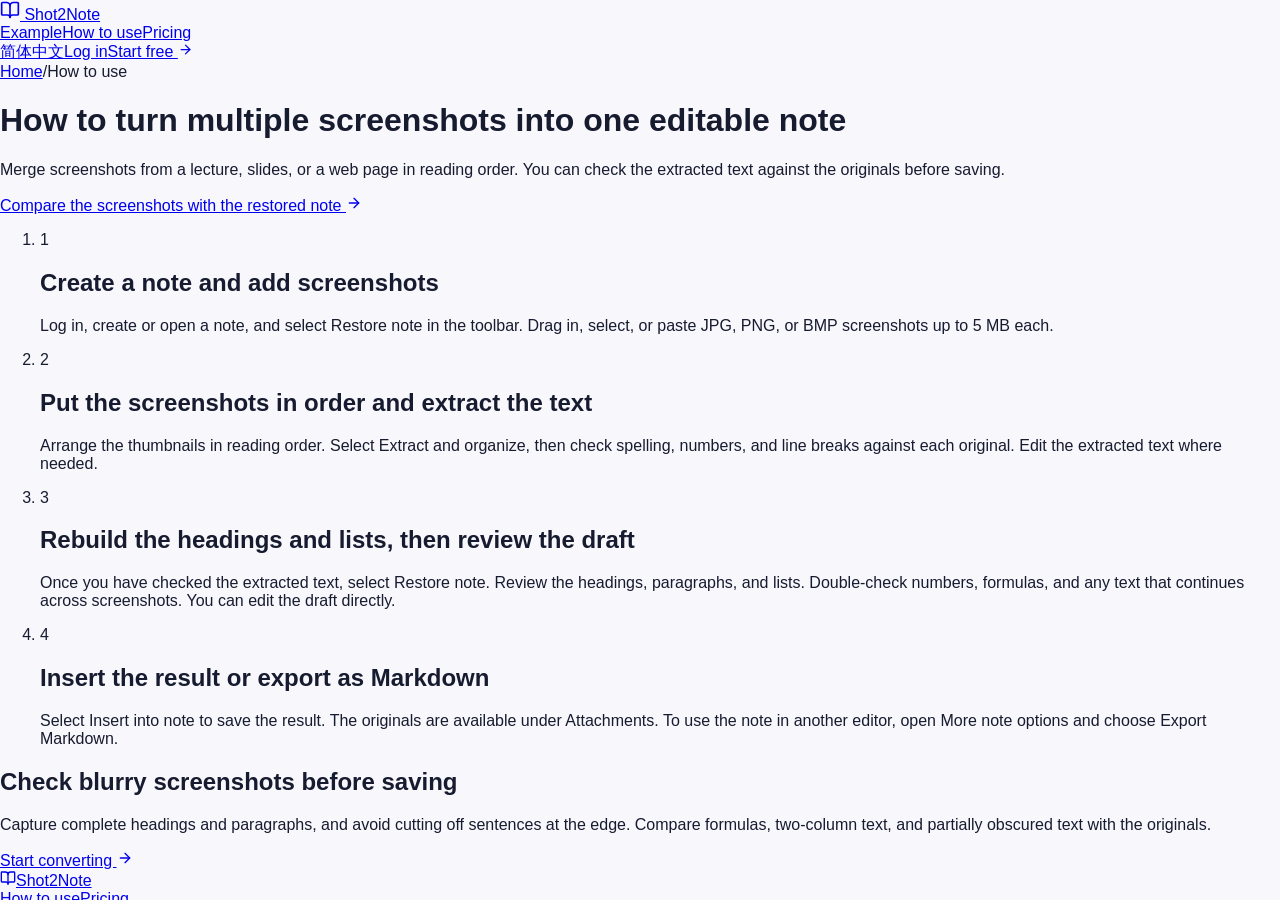
<file: guides/screenshot-to-notes/index.html>
<!doctype html>
<html lang="en">
  <head>
    <meta charset="UTF-8" />
    <meta name="viewport" content="width=device-width, initial-scale=1.0" />
    <meta name="theme-color" content="#5540c5" />
    <title data-site-seo>How to Turn Screenshots into Editable Notes | Shot2Note</title>
    <meta data-site-seo name="robots" content="index, follow">
    <meta data-site-seo name="description" content="Learn to combine lecture slides and web screenshots into one note. Reorder images, check OCR text against the originals, and export to Markdown.">
    <link data-site-seo rel="canonical" href="https://shot2note.com/guides/screenshot-to-notes/">
    <link data-site-seo rel="alternate" hreflang="en" href="https://shot2note.com/guides/screenshot-to-notes/">
    <link data-site-seo rel="alternate" hreflang="zh-CN" href="https://shot2note.com/zh/guides/screenshot-to-notes/">
    <link data-site-seo rel="alternate" hreflang="x-default" href="https://shot2note.com/guides/screenshot-to-notes/">
    <meta data-site-seo property="og:type" content="article">
    <meta data-site-seo property="og:site_name" content="Shot2Note">
    <meta data-site-seo property="og:title" content="How to Turn Screenshots into Editable Notes | Shot2Note">
    <meta data-site-seo property="og:description" content="Learn to combine lecture slides and web screenshots into one note. Reorder images, check OCR text against the originals, and export to Markdown.">
    <meta data-site-seo property="og:url" content="https://shot2note.com/guides/screenshot-to-notes/">
    <meta data-site-seo property="og:locale" content="en_US">
    <meta data-site-seo property="og:locale:alternate" content="zh_CN">
    <meta data-site-seo property="og:image" content="https://shot2note.com/og-en.png">
    <meta data-site-seo name="twitter:card" content="summary_large_image">
    <script data-site-seo type="application/ld+json">{"@context":"https://schema.org","@type":"BreadcrumbList","itemListElement":[{"@type":"ListItem","position":1,"name":"Home","item":"https://shot2note.com/"},{"@type":"ListItem","position":2,"name":"Screenshot to Notes Guide","item":"https://shot2note.com/guides/screenshot-to-notes/"}]}</script>
    <script type="module" crossorigin src="/assets/index-1kKC-pBl.js"></script>
    <link rel="stylesheet" crossorigin href="/assets/index-nvt79DHx.css">
  </head>
  <body>
    <div id="app" data-prerendered><div class="landing-page"><div class="restore-landing" data-v-1ad41856><header class="site-header" data-v-1ad41856><nav class="site-container nav-inner" aria-label="Main navigation" data-v-1ad41856><a class="site-brand" href="/" aria-label="Shot2Note home" data-v-1ad41856><span class="site-mark" data-v-1ad41856><svg xmlns="http://www.w3.org/2000/svg" width="20" height="20" viewBox="0 0 24 24" fill="none" stroke="currentColor" stroke-width="2" stroke-linecap="round" stroke-linejoin="round" class="lucide lucide-book-open-icon" aria-hidden="true" data-v-1ad41856><path d="M12 7v14"></path><path d="M3 18a1 1 0 0 1-1-1V4a1 1 0 0 1 1-1h5a4 4 0 0 1 4 4 4 4 0 0 1 4-4h5a1 1 0 0 1 1 1v13a1 1 0 0 1-1 1h-6a3 3 0 0 0-3 3 3 3 0 0 0-3-3z"></path></svg></span> Shot2Note</a><div class="site-links" data-v-1ad41856><a href="/#example" data-v-1ad41856>Example</a><a href="/guides/screenshot-to-notes/" aria-current="page" data-v-1ad41856>How to use</a><a href="/pricing/" data-v-1ad41856>Pricing</a></div><div class="site-actions" data-v-1ad41856><a class="language-link" href="/zh/guides/screenshot-to-notes/" hreflang="zh-CN" lang="zh-CN" data-v-1ad41856>简体中文</a><a class="login-link" href="/app/?lang=en" data-v-1ad41856>Log in</a><a class="site-button nav-start" href="/app/?lang=en&amp;mode=register" data-v-1ad41856>Start free <svg xmlns="http://www.w3.org/2000/svg" width="15" height="15" viewBox="0 0 24 24" fill="none" stroke="currentColor" stroke-width="2" stroke-linecap="round" stroke-linejoin="round" class="lucide lucide-arrow-right-icon" aria-hidden="true" data-v-1ad41856><path d="M5 12h14"></path><path d="m12 5 7 7-7 7"></path></svg></a></div></nav></header><main class="site-container details-page" data-v-1ad41856 data-v-c42b52b1><nav class="details-trail" aria-label="Breadcrumb" data-v-c42b52b1><a href="/" data-v-c42b52b1>Home</a><span aria-hidden="true" data-v-c42b52b1>/</span><span aria-current="page" data-v-c42b52b1>How to use</span></nav><!--[--><header class="details-intro" data-v-c42b52b1><h1 data-v-c42b52b1>How to turn multiple screenshots into one editable note</h1><p data-v-c42b52b1>Merge screenshots from a lecture, slides, or a web page in reading order. You can check the extracted text against the originals before saving.</p><a class="details-link" href="/#example" data-v-c42b52b1>Compare the screenshots with the restored note <svg xmlns="http://www.w3.org/2000/svg" width="16" height="16" viewBox="0 0 24 24" fill="none" stroke="currentColor" stroke-width="2" stroke-linecap="round" stroke-linejoin="round" class="lucide lucide-arrow-right-icon" aria-hidden="true" data-v-c42b52b1><path d="M5 12h14"></path><path d="m12 5 7 7-7 7"></path></svg></a></header><ol class="guide-steps" data-v-c42b52b1><!--[--><li data-v-c42b52b1><span aria-hidden="true" data-v-c42b52b1>1</span><div data-v-c42b52b1><h2 data-v-c42b52b1>Create a note and add screenshots</h2><p data-v-c42b52b1>Log in, create or open a note, and select Restore note in the toolbar. Drag in, select, or paste JPG, PNG, or BMP screenshots up to 5 MB each.</p></div></li><li data-v-c42b52b1><span aria-hidden="true" data-v-c42b52b1>2</span><div data-v-c42b52b1><h2 data-v-c42b52b1>Put the screenshots in order and extract the text</h2><p data-v-c42b52b1>Arrange the thumbnails in reading order. Select Extract and organize, then check spelling, numbers, and line breaks against each original. Edit the extracted text where needed.</p></div></li><li data-v-c42b52b1><span aria-hidden="true" data-v-c42b52b1>3</span><div data-v-c42b52b1><h2 data-v-c42b52b1>Rebuild the headings and lists, then review the draft</h2><p data-v-c42b52b1>Once you have checked the extracted text, select Restore note. Review the headings, paragraphs, and lists. Double-check numbers, formulas, and any text that continues across screenshots. You can edit the draft directly.</p></div></li><li data-v-c42b52b1><span aria-hidden="true" data-v-c42b52b1>4</span><div data-v-c42b52b1><h2 data-v-c42b52b1>Insert the result or export as Markdown</h2><p data-v-c42b52b1>Select Insert into note to save the result. The originals are available under Attachments. To use the note in another editor, open More note options and choose Export Markdown.</p></div></li><!--]--></ol><section class="details-support" aria-labelledby="guide-check-heading" data-v-c42b52b1><h2 id="guide-check-heading" data-v-c42b52b1>Check blurry screenshots before saving</h2><p data-v-c42b52b1>Capture complete headings and paragraphs, and avoid cutting off sentences at the edge. Compare formulas, two-column text, and partially obscured text with the originals.</p><a class="details-primary" href="/app/?lang=en" data-v-c42b52b1>Start converting <svg xmlns="http://www.w3.org/2000/svg" width="16" height="16" viewBox="0 0 24 24" fill="none" stroke="currentColor" stroke-width="2" stroke-linecap="round" stroke-linejoin="round" class="lucide lucide-arrow-right-icon" aria-hidden="true" data-v-c42b52b1><path d="M5 12h14"></path><path d="m12 5 7 7-7 7"></path></svg></a></section><!--]--></main><footer class="site-container site-footer" data-v-1ad41856><a class="site-brand" href="/" data-v-1ad41856><span class="site-mark" data-v-1ad41856><svg xmlns="http://www.w3.org/2000/svg" width="16" height="16" viewBox="0 0 24 24" fill="none" stroke="currentColor" stroke-width="2" stroke-linecap="round" stroke-linejoin="round" class="lucide lucide-book-open-icon" aria-hidden="true" data-v-1ad41856><path d="M12 7v14"></path><path d="M3 18a1 1 0 0 1-1-1V4a1 1 0 0 1 1-1h5a4 4 0 0 1 4 4 4 4 0 0 1 4-4h5a1 1 0 0 1 1 1v13a1 1 0 0 1-1 1h-6a3 3 0 0 0-3 3 3 3 0 0 0-3-3z"></path></svg></span>Shot2Note</a><div class="footer-links" data-v-1ad41856><a href="/guides/screenshot-to-notes/" data-v-1ad41856>How to use</a><a href="/pricing/" data-v-1ad41856>Pricing</a></div><span data-v-1ad41856>© 2026 Shot2Note</span></footer></div></div></div>
  </body>
</html>
</file>
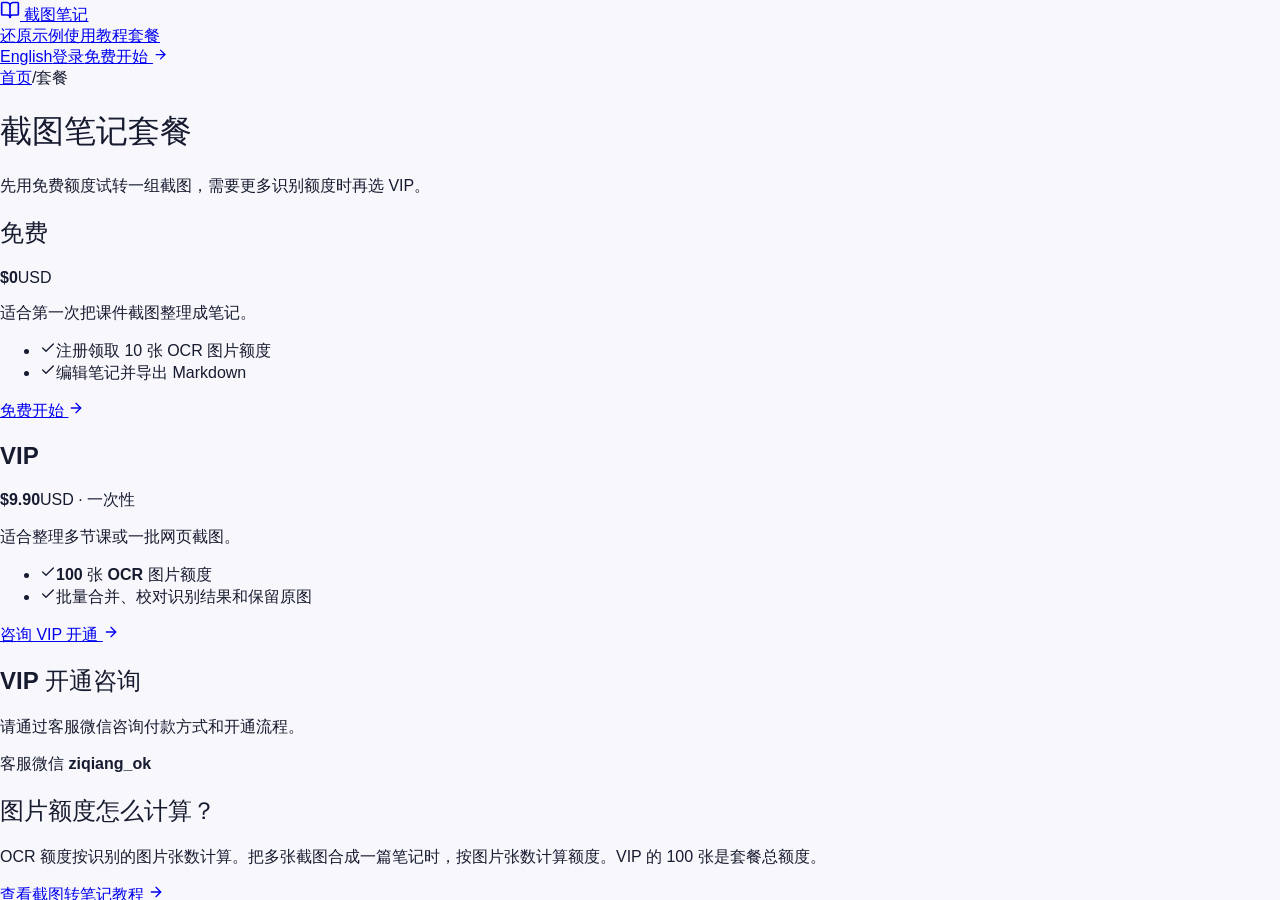
<file: zh/pricing/index.html>
<!doctype html>
<html lang="zh-CN">
  <head>
    <meta charset="UTF-8" />
    <meta name="viewport" content="width=device-width, initial-scale=1.0" />
    <meta name="theme-color" content="#5540c5" />
    <title data-site-seo>截图笔记套餐｜免费试用与 VIP 100 张 OCR - Shot2Note</title>
    <meta data-site-seo name="robots" content="index, follow">
    <meta data-site-seo name="description" content="比较截图笔记免费档和 VIP。免费档提供 10 张图片识别体验，VIP 为 9.90 美元，包含 100 张 OCR 图片额度。">
    <link data-site-seo rel="canonical" href="https://shot2note.com/zh/pricing/">
    <link data-site-seo rel="alternate" hreflang="en" href="https://shot2note.com/pricing/">
    <link data-site-seo rel="alternate" hreflang="zh-CN" href="https://shot2note.com/zh/pricing/">
    <link data-site-seo rel="alternate" hreflang="x-default" href="https://shot2note.com/pricing/">
    <meta data-site-seo property="og:type" content="website">
    <meta data-site-seo property="og:site_name" content="Shot2Note">
    <meta data-site-seo property="og:title" content="截图笔记套餐｜免费试用与 VIP 100 张 OCR - Shot2Note">
    <meta data-site-seo property="og:description" content="比较截图笔记免费档和 VIP。免费档提供 10 张图片识别体验，VIP 为 9.90 美元，包含 100 张 OCR 图片额度。">
    <meta data-site-seo property="og:url" content="https://shot2note.com/zh/pricing/">
    <meta data-site-seo property="og:locale" content="zh_CN">
    <meta data-site-seo property="og:locale:alternate" content="en_US">
    <meta data-site-seo property="og:image" content="https://shot2note.com/og-v2.png">
    <meta data-site-seo name="twitter:card" content="summary_large_image">
    <script data-site-seo type="application/ld+json">{"@context":"https://schema.org","@type":"BreadcrumbList","itemListElement":[{"@type":"ListItem","position":1,"name":"首页","item":"https://shot2note.com/zh/"},{"@type":"ListItem","position":2,"name":"套餐","item":"https://shot2note.com/zh/pricing/"}]}</script>
    <script type="module" crossorigin src="/assets/index-1kKC-pBl.js"></script>
    <link rel="stylesheet" crossorigin href="/assets/index-nvt79DHx.css">
  </head>
  <body>
    <div id="app" data-prerendered><div class="landing-page"><div class="restore-landing" data-v-1ad41856><header class="site-header" data-v-1ad41856><nav class="site-container nav-inner" aria-label="主导航" data-v-1ad41856><a class="site-brand" href="/zh/" aria-label="截图笔记首页" data-v-1ad41856><span class="site-mark" data-v-1ad41856><svg xmlns="http://www.w3.org/2000/svg" width="20" height="20" viewBox="0 0 24 24" fill="none" stroke="currentColor" stroke-width="2" stroke-linecap="round" stroke-linejoin="round" class="lucide lucide-book-open-icon" aria-hidden="true" data-v-1ad41856><path d="M12 7v14"></path><path d="M3 18a1 1 0 0 1-1-1V4a1 1 0 0 1 1-1h5a4 4 0 0 1 4 4 4 4 0 0 1 4-4h5a1 1 0 0 1 1 1v13a1 1 0 0 1-1 1h-6a3 3 0 0 0-3 3 3 3 0 0 0-3-3z"></path></svg></span> 截图笔记</a><div class="site-links" data-v-1ad41856><a href="/zh/#example" data-v-1ad41856>还原示例</a><a href="/zh/guides/screenshot-to-notes/" data-v-1ad41856>使用教程</a><a href="/zh/pricing/" aria-current="page" data-v-1ad41856>套餐</a></div><div class="site-actions" data-v-1ad41856><a class="language-link" href="/pricing/" hreflang="en" lang="en" data-v-1ad41856>English</a><a class="login-link" href="/app/?lang=zh-CN" data-v-1ad41856>登录</a><a class="site-button nav-start" href="/app/?lang=zh-CN&amp;mode=register" data-v-1ad41856>免费开始 <svg xmlns="http://www.w3.org/2000/svg" width="15" height="15" viewBox="0 0 24 24" fill="none" stroke="currentColor" stroke-width="2" stroke-linecap="round" stroke-linejoin="round" class="lucide lucide-arrow-right-icon" aria-hidden="true" data-v-1ad41856><path d="M5 12h14"></path><path d="m12 5 7 7-7 7"></path></svg></a></div></nav></header><main class="site-container details-page" data-v-1ad41856 data-v-c42b52b1><nav class="details-trail" aria-label="当前位置" data-v-c42b52b1><a href="/zh/" data-v-c42b52b1>首页</a><span aria-hidden="true" data-v-c42b52b1>/</span><span aria-current="page" data-v-c42b52b1>套餐</span></nav><!--[--><header class="details-intro" data-v-c42b52b1><h1 data-v-c42b52b1>截图笔记套餐</h1><p data-v-c42b52b1>先用免费额度试转一组截图，需要更多识别额度时再选 VIP。</p></header><div class="plan-grid" data-v-c42b52b1 data-v-986161f1><article class="plan" data-v-986161f1><h2 data-v-986161f1>免费</h2><p class="plan-price" data-v-986161f1><strong data-v-986161f1>$0</strong><span data-v-986161f1>USD</span></p><p class="plan-description" data-v-986161f1>适合第一次把课件截图整理成笔记。</p><ul data-v-986161f1><li data-v-986161f1><svg xmlns="http://www.w3.org/2000/svg" width="16" height="16" viewBox="0 0 24 24" fill="none" stroke="currentColor" stroke-width="2" stroke-linecap="round" stroke-linejoin="round" class="lucide lucide-check-icon" aria-hidden="true" data-v-986161f1><path d="M20 6 9 17l-5-5"></path></svg>注册领取 10 张 OCR 图片额度</li><li data-v-986161f1><svg xmlns="http://www.w3.org/2000/svg" width="16" height="16" viewBox="0 0 24 24" fill="none" stroke="currentColor" stroke-width="2" stroke-linecap="round" stroke-linejoin="round" class="lucide lucide-check-icon" aria-hidden="true" data-v-986161f1><path d="M20 6 9 17l-5-5"></path></svg>编辑笔记并导出 Markdown</li></ul><a class="plan-link" href="/app/?lang=zh-CN&amp;mode=register" data-v-986161f1>免费开始 <svg xmlns="http://www.w3.org/2000/svg" width="16" height="16" viewBox="0 0 24 24" fill="none" stroke="currentColor" stroke-width="2" stroke-linecap="round" stroke-linejoin="round" class="lucide lucide-arrow-right-icon" aria-hidden="true" data-v-986161f1><path d="M5 12h14"></path><path d="m12 5 7 7-7 7"></path></svg></a></article><article class="plan vip-plan" data-v-986161f1><h2 data-v-986161f1>VIP</h2><p class="plan-price" data-v-986161f1><strong data-v-986161f1>$9.90</strong><span data-v-986161f1>USD · 一次性</span></p><p class="plan-description" data-v-986161f1>适合整理多节课或一批网页截图。</p><ul data-v-986161f1><li data-v-986161f1><svg xmlns="http://www.w3.org/2000/svg" width="16" height="16" viewBox="0 0 24 24" fill="none" stroke="currentColor" stroke-width="2" stroke-linecap="round" stroke-linejoin="round" class="lucide lucide-check-icon" aria-hidden="true" data-v-986161f1><path d="M20 6 9 17l-5-5"></path></svg><strong data-v-986161f1>100 张 OCR 图片额度</strong></li><li data-v-986161f1><svg xmlns="http://www.w3.org/2000/svg" width="16" height="16" viewBox="0 0 24 24" fill="none" stroke="currentColor" stroke-width="2" stroke-linecap="round" stroke-linejoin="round" class="lucide lucide-check-icon" aria-hidden="true" data-v-986161f1><path d="M20 6 9 17l-5-5"></path></svg>批量合并、校对识别结果和保留原图</li></ul><a class="plan-link" href="#vip-support" data-v-986161f1>咨询 VIP 开通 <svg xmlns="http://www.w3.org/2000/svg" width="16" height="16" viewBox="0 0 24 24" fill="none" stroke="currentColor" stroke-width="2" stroke-linecap="round" stroke-linejoin="round" class="lucide lucide-arrow-right-icon" aria-hidden="true" data-v-986161f1><path d="M5 12h14"></path><path d="m12 5 7 7-7 7"></path></svg></a></article></div><section id="vip-support" class="details-support" aria-labelledby="vip-support-heading" data-v-c42b52b1><h2 id="vip-support-heading" data-v-c42b52b1>VIP 开通咨询</h2><p data-v-c42b52b1>请通过客服微信咨询付款方式和开通流程。</p><p class="support-contact" data-v-c42b52b1>客服微信 <strong dir="ltr" data-v-c42b52b1>ziqiang_ok</strong></p></section><section class="details-faq" aria-labelledby="pricing-faq-heading" data-v-c42b52b1><h2 id="pricing-faq-heading" data-v-c42b52b1>图片额度怎么计算？</h2><p data-v-c42b52b1>OCR 额度按识别的图片张数计算。把多张截图合成一篇笔记时，按图片张数计算额度。VIP 的 100 张是套餐总额度。</p><a class="details-link" href="/zh/guides/screenshot-to-notes/" data-v-c42b52b1>查看截图转笔记教程 <svg xmlns="http://www.w3.org/2000/svg" width="16" height="16" viewBox="0 0 24 24" fill="none" stroke="currentColor" stroke-width="2" stroke-linecap="round" stroke-linejoin="round" class="lucide lucide-arrow-right-icon" aria-hidden="true" data-v-c42b52b1><path d="M5 12h14"></path><path d="m12 5 7 7-7 7"></path></svg></a></section><!--]--></main><footer class="site-container site-footer" data-v-1ad41856><a class="site-brand" href="/zh/" data-v-1ad41856><span class="site-mark" data-v-1ad41856><svg xmlns="http://www.w3.org/2000/svg" width="16" height="16" viewBox="0 0 24 24" fill="none" stroke="currentColor" stroke-width="2" stroke-linecap="round" stroke-linejoin="round" class="lucide lucide-book-open-icon" aria-hidden="true" data-v-1ad41856><path d="M12 7v14"></path><path d="M3 18a1 1 0 0 1-1-1V4a1 1 0 0 1 1-1h5a4 4 0 0 1 4 4 4 4 0 0 1 4-4h5a1 1 0 0 1 1 1v13a1 1 0 0 1-1 1h-6a3 3 0 0 0-3 3 3 3 0 0 0-3-3z"></path></svg></span>截图笔记</a><div class="footer-links" data-v-1ad41856><a href="/zh/guides/screenshot-to-notes/" data-v-1ad41856>使用教程</a><a href="/zh/pricing/" data-v-1ad41856>套餐</a></div><span data-v-1ad41856>© 2026 截图笔记</span></footer></div></div></div>
  </body>
</html>
</file>
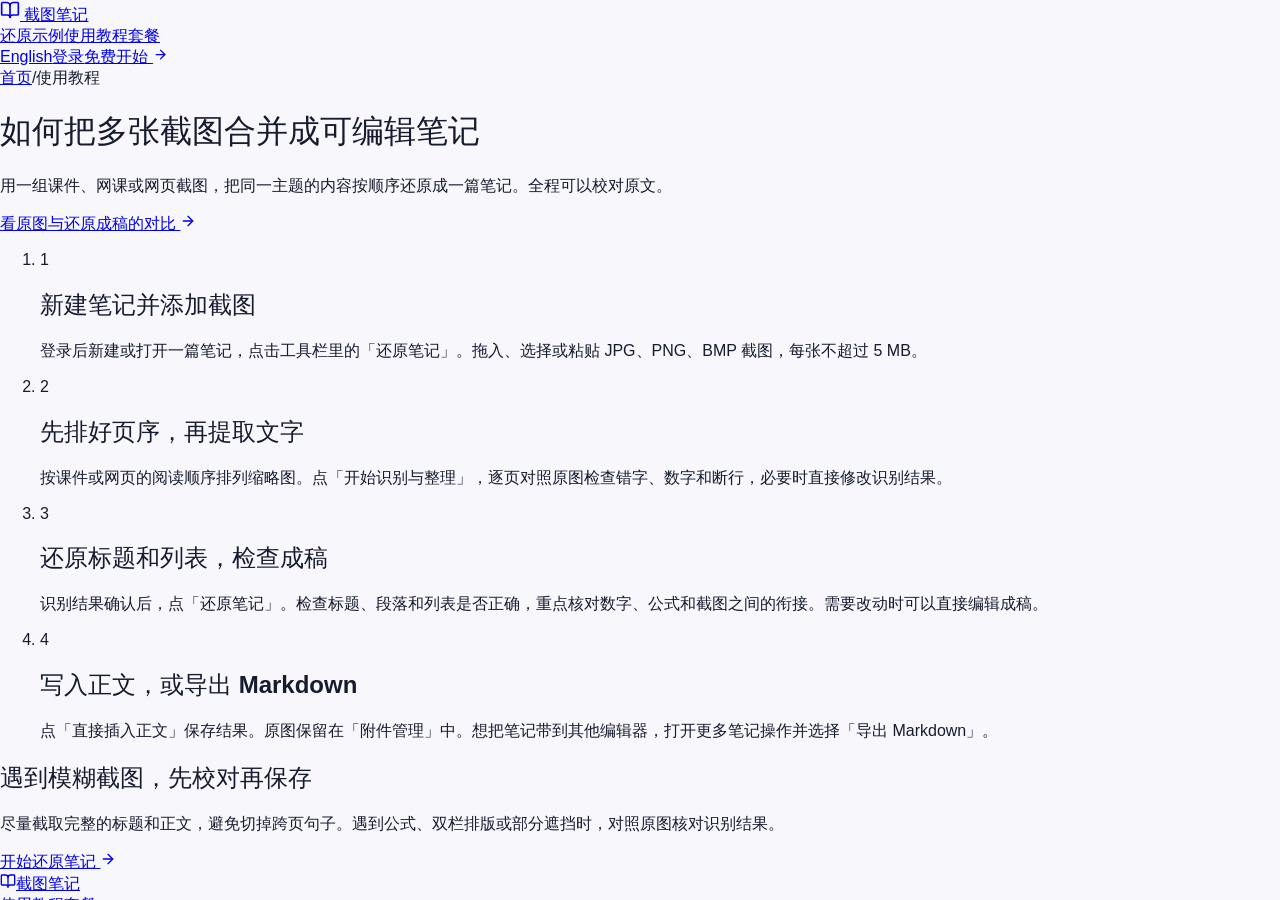
<file: zh/guides/screenshot-to-notes/index.html>
<!doctype html>
<html lang="zh-CN">
  <head>
    <meta charset="UTF-8" />
    <meta name="viewport" content="width=device-width, initial-scale=1.0" />
    <meta name="theme-color" content="#5540c5" />
    <title data-site-seo>如何把多张课件截图合并成笔记｜截图转笔记教程 - Shot2Note</title>
    <meta data-site-seo name="robots" content="index, follow">
    <meta data-site-seo name="description" content="按步骤将课件、网课或网页截图转成笔记。批量上传、调整页序、逐页校对 OCR、还原结构并导出 Markdown。">
    <link data-site-seo rel="canonical" href="https://shot2note.com/zh/guides/screenshot-to-notes/">
    <link data-site-seo rel="alternate" hreflang="en" href="https://shot2note.com/guides/screenshot-to-notes/">
    <link data-site-seo rel="alternate" hreflang="zh-CN" href="https://shot2note.com/zh/guides/screenshot-to-notes/">
    <link data-site-seo rel="alternate" hreflang="x-default" href="https://shot2note.com/guides/screenshot-to-notes/">
    <meta data-site-seo property="og:type" content="article">
    <meta data-site-seo property="og:site_name" content="Shot2Note">
    <meta data-site-seo property="og:title" content="如何把多张课件截图合并成笔记｜截图转笔记教程 - Shot2Note">
    <meta data-site-seo property="og:description" content="按步骤将课件、网课或网页截图转成笔记。批量上传、调整页序、逐页校对 OCR、还原结构并导出 Markdown。">
    <meta data-site-seo property="og:url" content="https://shot2note.com/zh/guides/screenshot-to-notes/">
    <meta data-site-seo property="og:locale" content="zh_CN">
    <meta data-site-seo property="og:locale:alternate" content="en_US">
    <meta data-site-seo property="og:image" content="https://shot2note.com/og-v2.png">
    <meta data-site-seo name="twitter:card" content="summary_large_image">
    <script data-site-seo type="application/ld+json">{"@context":"https://schema.org","@type":"BreadcrumbList","itemListElement":[{"@type":"ListItem","position":1,"name":"首页","item":"https://shot2note.com/zh/"},{"@type":"ListItem","position":2,"name":"截图转笔记教程","item":"https://shot2note.com/zh/guides/screenshot-to-notes/"}]}</script>
    <script type="module" crossorigin src="/assets/index-1kKC-pBl.js"></script>
    <link rel="stylesheet" crossorigin href="/assets/index-nvt79DHx.css">
  </head>
  <body>
    <div id="app" data-prerendered><div class="landing-page"><div class="restore-landing" data-v-1ad41856><header class="site-header" data-v-1ad41856><nav class="site-container nav-inner" aria-label="主导航" data-v-1ad41856><a class="site-brand" href="/zh/" aria-label="截图笔记首页" data-v-1ad41856><span class="site-mark" data-v-1ad41856><svg xmlns="http://www.w3.org/2000/svg" width="20" height="20" viewBox="0 0 24 24" fill="none" stroke="currentColor" stroke-width="2" stroke-linecap="round" stroke-linejoin="round" class="lucide lucide-book-open-icon" aria-hidden="true" data-v-1ad41856><path d="M12 7v14"></path><path d="M3 18a1 1 0 0 1-1-1V4a1 1 0 0 1 1-1h5a4 4 0 0 1 4 4 4 4 0 0 1 4-4h5a1 1 0 0 1 1 1v13a1 1 0 0 1-1 1h-6a3 3 0 0 0-3 3 3 3 0 0 0-3-3z"></path></svg></span> 截图笔记</a><div class="site-links" data-v-1ad41856><a href="/zh/#example" data-v-1ad41856>还原示例</a><a href="/zh/guides/screenshot-to-notes/" aria-current="page" data-v-1ad41856>使用教程</a><a href="/zh/pricing/" data-v-1ad41856>套餐</a></div><div class="site-actions" data-v-1ad41856><a class="language-link" href="/guides/screenshot-to-notes/" hreflang="en" lang="en" data-v-1ad41856>English</a><a class="login-link" href="/app/?lang=zh-CN" data-v-1ad41856>登录</a><a class="site-button nav-start" href="/app/?lang=zh-CN&amp;mode=register" data-v-1ad41856>免费开始 <svg xmlns="http://www.w3.org/2000/svg" width="15" height="15" viewBox="0 0 24 24" fill="none" stroke="currentColor" stroke-width="2" stroke-linecap="round" stroke-linejoin="round" class="lucide lucide-arrow-right-icon" aria-hidden="true" data-v-1ad41856><path d="M5 12h14"></path><path d="m12 5 7 7-7 7"></path></svg></a></div></nav></header><main class="site-container details-page" data-v-1ad41856 data-v-c42b52b1><nav class="details-trail" aria-label="当前位置" data-v-c42b52b1><a href="/zh/" data-v-c42b52b1>首页</a><span aria-hidden="true" data-v-c42b52b1>/</span><span aria-current="page" data-v-c42b52b1>使用教程</span></nav><!--[--><header class="details-intro" data-v-c42b52b1><h1 data-v-c42b52b1>如何把多张截图合并成可编辑笔记</h1><p data-v-c42b52b1>用一组课件、网课或网页截图，把同一主题的内容按顺序还原成一篇笔记。全程可以校对原文。</p><a class="details-link" href="/zh/#example" data-v-c42b52b1>看原图与还原成稿的对比 <svg xmlns="http://www.w3.org/2000/svg" width="16" height="16" viewBox="0 0 24 24" fill="none" stroke="currentColor" stroke-width="2" stroke-linecap="round" stroke-linejoin="round" class="lucide lucide-arrow-right-icon" aria-hidden="true" data-v-c42b52b1><path d="M5 12h14"></path><path d="m12 5 7 7-7 7"></path></svg></a></header><ol class="guide-steps" data-v-c42b52b1><!--[--><li data-v-c42b52b1><span aria-hidden="true" data-v-c42b52b1>1</span><div data-v-c42b52b1><h2 data-v-c42b52b1>新建笔记并添加截图</h2><p data-v-c42b52b1>登录后新建或打开一篇笔记，点击工具栏里的「还原笔记」。拖入、选择或粘贴 JPG、PNG、BMP 截图，每张不超过 5 MB。</p></div></li><li data-v-c42b52b1><span aria-hidden="true" data-v-c42b52b1>2</span><div data-v-c42b52b1><h2 data-v-c42b52b1>先排好页序，再提取文字</h2><p data-v-c42b52b1>按课件或网页的阅读顺序排列缩略图。点「开始识别与整理」，逐页对照原图检查错字、数字和断行，必要时直接修改识别结果。</p></div></li><li data-v-c42b52b1><span aria-hidden="true" data-v-c42b52b1>3</span><div data-v-c42b52b1><h2 data-v-c42b52b1>还原标题和列表，检查成稿</h2><p data-v-c42b52b1>识别结果确认后，点「还原笔记」。检查标题、段落和列表是否正确，重点核对数字、公式和截图之间的衔接。需要改动时可以直接编辑成稿。</p></div></li><li data-v-c42b52b1><span aria-hidden="true" data-v-c42b52b1>4</span><div data-v-c42b52b1><h2 data-v-c42b52b1>写入正文，或导出 Markdown</h2><p data-v-c42b52b1>点「直接插入正文」保存结果。原图保留在「附件管理」中。想把笔记带到其他编辑器，打开更多笔记操作并选择「导出 Markdown」。</p></div></li><!--]--></ol><section class="details-support" aria-labelledby="guide-check-heading" data-v-c42b52b1><h2 id="guide-check-heading" data-v-c42b52b1>遇到模糊截图，先校对再保存</h2><p data-v-c42b52b1>尽量截取完整的标题和正文，避免切掉跨页句子。遇到公式、双栏排版或部分遮挡时，对照原图核对识别结果。</p><a class="details-primary" href="/app/?lang=zh-CN" data-v-c42b52b1>开始还原笔记 <svg xmlns="http://www.w3.org/2000/svg" width="16" height="16" viewBox="0 0 24 24" fill="none" stroke="currentColor" stroke-width="2" stroke-linecap="round" stroke-linejoin="round" class="lucide lucide-arrow-right-icon" aria-hidden="true" data-v-c42b52b1><path d="M5 12h14"></path><path d="m12 5 7 7-7 7"></path></svg></a></section><!--]--></main><footer class="site-container site-footer" data-v-1ad41856><a class="site-brand" href="/zh/" data-v-1ad41856><span class="site-mark" data-v-1ad41856><svg xmlns="http://www.w3.org/2000/svg" width="16" height="16" viewBox="0 0 24 24" fill="none" stroke="currentColor" stroke-width="2" stroke-linecap="round" stroke-linejoin="round" class="lucide lucide-book-open-icon" aria-hidden="true" data-v-1ad41856><path d="M12 7v14"></path><path d="M3 18a1 1 0 0 1-1-1V4a1 1 0 0 1 1-1h5a4 4 0 0 1 4 4 4 4 0 0 1 4-4h5a1 1 0 0 1 1 1v13a1 1 0 0 1-1 1h-6a3 3 0 0 0-3 3 3 3 0 0 0-3-3z"></path></svg></span>截图笔记</a><div class="footer-links" data-v-1ad41856><a href="/zh/guides/screenshot-to-notes/" data-v-1ad41856>使用教程</a><a href="/zh/pricing/" data-v-1ad41856>套餐</a></div><span data-v-1ad41856>© 2026 截图笔记</span></footer></div></div></div>
  </body>
</html>
</file>
<file: assets/index-nvt79DHx.css>
.plan-grid[data-v-e6f8709d]{display:grid;grid-template-columns:repeat(2,minmax(0,1fr));gap:18px}.plan[data-v-e6f8709d]{display:flex;flex-direction:column;align-items:flex-start;padding:clamp(21px,3.5vw,37px);background:#fff;border:1px solid var(--seam);border-radius:14px}.vip-plan[data-v-e6f8709d]{background:#f2edff;border-color:#b9aae9}.plan h2[data-v-e6f8709d],.plan h3[data-v-e6f8709d]{margin:0;font-size:21px}.plan-price[data-v-e6f8709d]{display:flex;flex-wrap:wrap;align-items:baseline;gap:4px 10px;margin:15px 0 0}.plan-price strong[data-v-e6f8709d]{font-size:clamp(37px,5vw,55px);font-weight:800;line-height:1.08;letter-spacing:-.035em}.plan-price span[data-v-e6f8709d],.plan-description[data-v-e6f8709d]{color:var(--muted);font-size:14px}.plan-description[data-v-e6f8709d]{margin:14px 0 0;line-height:1.65}.plan ul[data-v-e6f8709d]{width:100%;display:grid;gap:12px;margin:21px 0 24px;padding:18px 0 0;border-top:1px solid var(--seam);list-style:none}.plan li[data-v-e6f8709d]{display:flex;align-items:flex-start;gap:8px;font-size:14px;line-height:1.5}.plan li svg[data-v-e6f8709d]{flex:none;color:var(--accent);margin-top:2px}.plan-link[data-v-e6f8709d]{display:inline-flex;align-items:center;gap:8px;min-height:44px;margin-top:auto;padding:0 14px;color:var(--accent);background:#fff;border:1px solid #bcb0e5;border-radius:9px;font-size:14px;font-weight:700;text-decoration:none}.vip-plan .plan-link[data-v-e6f8709d]{color:#fff;background:var(--accent);border-color:var(--accent)}.plan-link[data-v-e6f8709d]:hover{background:var(--tint)}.vip-plan .plan-link[data-v-e6f8709d]:hover{background:var(--accent-hover)}@media(max-width:600px){.plan-grid[data-v-e6f8709d]{grid-template-columns:1fr}}.details-page[data-v-57196b65]{max-width:980px;padding-block:28px 78px}.details-trail[data-v-57196b65]{display:flex;gap:9px;color:var(--muted);font-size:13px}.details-trail a[data-v-57196b65],.details-link[data-v-57196b65]{color:var(--accent);text-underline-offset:4px}.details-intro[data-v-57196b65]{margin:48px 0 33px}.details-intro h1[data-v-57196b65]{max-width:19em;margin:0;font-size:clamp(31px,5.1vw,60px);font-weight:800;letter-spacing:-.033em;line-height:1.12;text-wrap:balance}.details-intro p[data-v-57196b65],.details-support p[data-v-57196b65],.details-faq p[data-v-57196b65],.guide-steps p[data-v-57196b65]{max-width:68ch;margin:13px 0 0;color:var(--muted);line-height:1.75}.details-intro p[data-v-57196b65]{font-size:17px}.details-support[data-v-57196b65]{margin-top:34px;padding:clamp(20px,4vw,31px);background:var(--tint);border-radius:14px}.details-support h2[data-v-57196b65],.details-faq h2[data-v-57196b65],.guide-steps h2[data-v-57196b65]{margin:0;font-size:clamp(20px,2.6vw,27px);line-height:1.28;letter-spacing:-.018em}.details-support .support-contact[data-v-57196b65]{display:flex;align-items:baseline;flex-wrap:wrap;gap:10px}.support-contact strong[data-v-57196b65]{color:var(--ink);-webkit-user-select:all;user-select:all}.details-faq[data-v-57196b65]{margin-top:40px;padding-top:26px;border-top:1px solid var(--seam)}.details-link[data-v-57196b65],.details-primary[data-v-57196b65]{display:inline-flex;align-items:center;gap:7px;min-height:44px;margin-top:13px;font-size:14px;font-weight:700}.details-primary[data-v-57196b65]{padding-inline:15px;color:#fff;background:var(--accent);border-radius:9px;text-decoration:none}.details-primary[data-v-57196b65]:hover{background:var(--accent-hover)}.guide-steps[data-v-57196b65]{margin:0;padding:0;list-style:none}.guide-steps li[data-v-57196b65]{display:grid;grid-template-columns:36px minmax(0,1fr);align-items:start;gap:16px;padding:22px 0;border-top:1px solid var(--seam)}.guide-steps li>span[data-v-57196b65]{display:grid;place-items:center;height:36px;color:var(--accent);background:var(--tint);border-radius:8px;font-weight:700}.guide-steps p[data-v-57196b65]{margin-top:8px}@media(max-width:600px){.details-page[data-v-57196b65]{padding-block:22px 50px}.details-intro[data-v-57196b65]{margin-block:29px}}.restore-landing[data-v-af3f843a]{--ink: #211b35;--muted: #625b73;--accent: #5540c5;--accent-hover: #4330a5;--seam: #e3dff0;--tint: #f5f2ff;color:var(--ink);background:#fffeff}.restore-landing[data-v-af3f843a] ::selection{color:#2c1d68;background:#e1d7ff}.restore-landing[data-v-af3f843a] :where(a,button,summary,pre):focus-visible{outline:2px solid var(--accent);outline-offset:4px}.site-container[data-v-af3f843a]{width:min(1272px,calc(100% - 96px));margin-inline:auto}.site-header[data-v-af3f843a]{position:sticky;z-index:5;top:0;background:#fffeff;border-bottom:1px solid var(--seam)}.nav-inner[data-v-af3f843a]{min-height:72px;display:grid;grid-template-columns:1fr auto 1fr;align-items:center;gap:24px}.site-brand[data-v-af3f843a],.site-links[data-v-af3f843a],.site-actions[data-v-af3f843a],.site-button[data-v-af3f843a],.intro-actions a[data-v-af3f843a]{display:inline-flex;align-items:center}.site-brand[data-v-af3f843a]{justify-self:start;gap:10px;color:var(--ink);font-size:17px;font-weight:750;text-decoration:none;white-space:nowrap}.site-mark[data-v-af3f843a]{display:grid;place-items:center;width:36px;height:36px;border-radius:10px;color:#fff;background:var(--accent)}.site-links[data-v-af3f843a]{gap:32px}.site-links a[data-v-af3f843a],.login-link[data-v-af3f843a]{color:var(--muted);font-size:14px;text-decoration:none;white-space:nowrap}.site-links a[data-v-af3f843a]:hover,.site-links [aria-current][data-v-af3f843a],.login-link[data-v-af3f843a]:hover,.intro-actions .example-link[data-v-af3f843a]:hover{color:var(--accent);text-decoration:underline;text-underline-offset:4px}.site-actions[data-v-af3f843a]{justify-self:end;gap:14px}.language-link[data-v-af3f843a]{display:inline-flex;align-items:center;min-height:40px;color:var(--accent);font-size:13px;white-space:nowrap;text-decoration:none}.language-link[data-v-af3f843a]:hover{text-decoration:underline;text-underline-offset:4px}.login-link[data-v-af3f843a]{border:0;padding:10px 0;background:none;cursor:pointer}.site-button[data-v-af3f843a]{justify-content:center;gap:9px;min-height:42px;padding:0 16px;color:#fff;background:var(--accent);border:1px solid transparent;border-radius:9px;font-size:14px;font-weight:700;white-space:nowrap;text-decoration:none;cursor:pointer;transition:background-color .18s ease}.site-button[data-v-af3f843a]:hover{background:var(--accent-hover)}.restore-hero[data-v-af3f843a]{background:#f7f5ff;border-bottom:1px solid var(--seam)}.hero-layout[data-v-af3f843a]{display:grid;grid-template-columns:minmax(0,.78fr) minmax(0,1.35fr);align-items:center;gap:clamp(38px,4.5vw,72px);padding-block:clamp(66px,7vw,104px)}.restore-intro h1[data-v-af3f843a]{margin:0;font-size:clamp(42px,4.8vw,67px);font-weight:800;letter-spacing:-.04em;line-height:1.16}.restore-intro h1 em[data-v-af3f843a]{color:var(--accent);font-style:normal}.restore-intro h1[data-v-af3f843a]:lang(en){font-size:clamp(32px,4vw,62px)}.restore-intro>p[data-v-af3f843a]{max-width:29em;margin:24px 0 0;color:var(--muted);font-size:clamp(15px,1.24vw,18px);line-height:1.85}.intro-actions[data-v-af3f843a]{display:flex;flex-wrap:wrap;align-items:center;gap:18px 22px;margin-top:30px}.hero-start[data-v-af3f843a]{min-height:52px;padding-inline:21px;font-size:15px}.intro-actions .example-link[data-v-af3f843a]{gap:5px;min-height:42px;color:var(--ink);font-size:14px;font-weight:650;text-decoration:none}.intro-benefits[data-v-af3f843a]{display:flex;flex-wrap:wrap;gap:9px 16px;margin:25px 0 0;padding:0;list-style:none;color:var(--muted);font-size:12px}.intro-benefits li[data-v-af3f843a]{display:flex;align-items:center;gap:5px}.intro-benefits svg[data-v-af3f843a]{color:var(--accent)}.restore-example[data-v-af3f843a]{min-width:0;margin:0;background:#fff;border:1px solid #ddd7ed;border-radius:16px;box-shadow:0 18px 50px #3b247214}.example-header[data-v-af3f843a],.example-footer[data-v-af3f843a]{display:flex;justify-content:space-between;align-items:center;gap:8px}.example-header[data-v-af3f843a]{padding:16px 20px;border-bottom:1px solid var(--seam)}.example-title[data-v-af3f843a],.example-header>span[data-v-af3f843a],.example-footer>span[data-v-af3f843a]{display:inline-flex;align-items:center;gap:7px}.example-title[data-v-af3f843a]{font-size:15px}.example-title svg[data-v-af3f843a],.example-footer svg[data-v-af3f843a]{color:var(--accent)}.example-header>span[data-v-af3f843a]{color:var(--muted);font-size:12px;white-space:nowrap}.example-body[data-v-af3f843a]{position:relative;display:grid;grid-template-columns:minmax(0,.95fr) minmax(0,1.12fr)}.source-pane[data-v-af3f843a],.result-pane[data-v-af3f843a]{min-width:0;padding:15px 17px 17px}.source-pane[data-v-af3f843a]{background:#f1edf9}.result-pane[data-v-af3f843a]{background:#faf8fe;border-left:1px solid var(--seam)}.pane-title[data-v-af3f843a]{display:flex;align-items:center;gap:6px;min-height:28px;margin:0 0 9px;color:#494059;font-size:13px;font-weight:750}.pane-title svg[data-v-af3f843a]{flex:none;color:var(--accent)}.source-slide[data-v-af3f843a]{display:flex;flex-direction:column;height:243px;padding:18px;color:#f5f1fd;background:#272039;border:1px solid #433754;border-radius:9px}.slide-overline[data-v-af3f843a]{display:flex;justify-content:space-between;gap:5px;padding-bottom:11px;color:#c6b8e6;border-bottom:1px solid #695a85;font-size:10px;letter-spacing:.03em;white-space:nowrap}.source-slide h3[data-v-af3f843a]{margin:18px 0 8px;color:#fffaff;font-size:clamp(17px,1.5vw,23px);line-height:1.35}.source-slide p[data-v-af3f843a],.source-slide ul[data-v-af3f843a]{margin:0;color:#e0d7f0;font-size:12px;line-height:1.65}.source-slide ul[data-v-af3f843a]{padding-left:17px}.source-slide li+li[data-v-af3f843a]{margin-top:7px}.slide-formula[data-v-af3f843a]{margin-top:auto;padding-top:11px;color:#d4c4ff;font-family:Georgia,Times New Roman,serif;font-size:clamp(17px,1.7vw,24px);line-height:1.15}.source-pages[data-v-af3f843a]{display:grid;grid-template-columns:repeat(3,minmax(0,1fr));gap:6px;margin-top:9px}.source-pages button[data-v-af3f843a]{display:flex;flex-wrap:wrap;justify-content:center;align-content:center;align-items:center;gap:2px 5px;min-height:37px;padding:3px;color:#534862;background:#faf8ff;border:1px solid #dfd7ef;border-radius:7px;font-size:12px;cursor:pointer}.source-pages button span[data-v-af3f843a]{color:#6a5a83;font-size:10px;font-variant-numeric:tabular-nums}.source-pages button[data-v-af3f843a]:hover,.source-pages button[aria-pressed=true][data-v-af3f843a]{color:#412e9e;background:#e8dfff;border-color:#ab98e6}.example-arrow[data-v-af3f843a]{position:absolute;top:48%;left:45.9%;z-index:1;display:grid;place-items:center;width:32px;height:32px;transform:translate(-50%);color:#fff;background:var(--accent);border:2px solid white;border-radius:50%;pointer-events:none}.result-heading[data-v-af3f843a]{display:flex;justify-content:space-between;align-items:flex-start;gap:6px}.result-format[data-v-af3f843a]{display:flex;padding:2px;background:#eae3f8;border-radius:6px}.result-format button[data-v-af3f843a]{min-height:24px;padding:0 7px;background:transparent;border:0;border-radius:4px;color:#514363;font-size:11px;cursor:pointer}.result-format button[aria-pressed=true][data-v-af3f843a]{color:#3f2c98;background:#fff;font-weight:750}.result-format button[data-v-af3f843a]:hover{color:var(--accent)}.example-result[data-v-af3f843a]{height:289px;overflow:auto;background:#fff;border:1px solid var(--seam);border-radius:9px;scrollbar-color:#bcaddb transparent;scrollbar-width:thin}.note-paper[data-v-af3f843a]{padding:15px}.note-paper h3[data-v-af3f843a]{margin:0 0 10px;padding-bottom:8px;border-bottom:1px solid var(--seam);font-size:clamp(17px,1.5vw,22px);line-height:1.3;letter-spacing:-.022em}.paper-section+.paper-section[data-v-af3f843a]{margin-top:10px}.paper-section h4[data-v-af3f843a]{margin:0 0 4px;color:#3e3265;font-size:12px;line-height:1.45}.paper-section p[data-v-af3f843a],.paper-section ol[data-v-af3f843a]{margin:0;color:#554d62;font-size:11px;line-height:1.55}.paper-section ol[data-v-af3f843a]{padding-left:1.5em}.paper-section .paper-formula[data-v-af3f843a]{margin-top:4px;color:#453583;font-family:Georgia,Times New Roman,serif;font-size:14px}.is-markdown[data-v-af3f843a]{overflow:hidden}.example-result pre[data-v-af3f843a]{height:100%;margin:0;padding:13px;overflow:auto;white-space:pre-wrap;overflow-wrap:anywhere;color:#413261;font-size:12px;line-height:1.6}.example-result pre[data-v-af3f843a]:focus-visible{outline-offset:-3px}.example-footer[data-v-af3f843a]{padding:12px 20px;border-top:1px solid var(--seam);color:var(--muted);font-size:11px}.benefits-block[data-v-af3f843a]{padding-block:65px 0}.workflow-block[data-v-af3f843a],.landing-plans[data-v-af3f843a]{padding-block:59px 65px}.benefits-block h2[data-v-af3f843a],.workflow-block h2[data-v-af3f843a],.landing-plans h2[data-v-af3f843a],.faq-layout h2[data-v-af3f843a],.closing-banner h2[data-v-af3f843a]{margin:0;font-size:clamp(28px,3vw,42px);font-weight:800;line-height:1.2;letter-spacing:-.028em}.benefits-list[data-v-af3f843a]{margin-top:24px}.benefits-list article[data-v-af3f843a]{display:flex;align-items:flex-start;gap:15px;padding:17px 0;border-top:1px solid var(--seam)}.benefits-list article>svg[data-v-af3f843a]{flex:none;margin-top:2px;color:var(--accent)}.benefits-list article h3[data-v-af3f843a]{margin:0 0 5px;font-size:17px}.benefits-list article p[data-v-af3f843a]{margin:0;color:var(--muted);font-size:15px;line-height:1.65}.inline-link[data-v-af3f843a]{display:inline-flex;align-items:center;gap:6px;min-height:40px;color:var(--accent);font-size:14px;font-weight:700;text-underline-offset:4px}.workflow-block>.inline-link[data-v-af3f843a]{margin-top:16px}.landing-plans[data-v-af3f843a]{border-top:1px solid var(--seam)}.plans-heading[data-v-af3f843a]{display:flex;align-items:flex-end;justify-content:space-between;flex-wrap:wrap;gap:9px 15px;margin-bottom:23px}.page-missing[data-v-af3f843a]{padding-block:65px}.step-rail[data-v-af3f843a]{display:grid;grid-template-columns:repeat(3,minmax(0,1fr));gap:30px;padding:0;margin:28px 0 0;list-style:none}.step-rail li[data-v-af3f843a]{display:grid;grid-template-columns:auto 1fr;align-items:start;gap:15px;padding-top:19px;border-top:1px solid #d9d0ed}.step-number[data-v-af3f843a]{display:grid;place-items:center;width:37px;height:37px;color:var(--accent);background:var(--tint);border-radius:8px;font-size:12px;font-weight:750;font-variant-numeric:tabular-nums}.step-rail h3[data-v-af3f843a]{margin:2px 0 7px;font-size:17px}.step-rail p[data-v-af3f843a],.faq-questions p[data-v-af3f843a]{margin:0;color:var(--muted);font-size:14px;line-height:1.75}.faq-block[data-v-af3f843a]{background:#f8f6fc;border-block:1px solid var(--seam)}.faq-layout[data-v-af3f843a]{display:grid;grid-template-columns:minmax(0,1fr) minmax(0,2fr);gap:40px;padding-block:68px}.faq-questions details[data-v-af3f843a]{border-bottom:1px solid var(--seam)}.faq-questions details[data-v-af3f843a]:first-child{border-top:1px solid var(--seam)}.faq-questions summary[data-v-af3f843a]{display:flex;justify-content:space-between;align-items:center;gap:14px;padding:16px 2px;list-style:none;font-size:15px;font-weight:700;cursor:pointer}.faq-questions summary[data-v-af3f843a]::-webkit-details-marker{display:none}.faq-questions summary[data-v-af3f843a]:hover{color:var(--accent)}.faq-questions summary svg[data-v-af3f843a]{flex:none;color:var(--accent);transition:transform .18s ease}.faq-questions details[open] summary svg[data-v-af3f843a]{transform:rotate(180deg)}.faq-questions p[data-v-af3f843a]{padding:0 32px 16px 2px}.closing-block[data-v-af3f843a]{padding-block:64px}.closing-banner[data-v-af3f843a]{display:flex;justify-content:space-between;align-items:center;gap:24px;padding:35px 40px;color:#fff;background:#33225f;border-radius:16px}.closing-banner h2[data-v-af3f843a]{font-size:clamp(25px,3vw,36px)}.closing-banner p[data-v-af3f843a]{margin:10px 0 0;color:#e4dbf8;font-size:14px;line-height:1.65}.closing-banner .site-button[data-v-af3f843a]{min-height:48px;padding-inline:19px;color:#372366;background:#f0eaff}.closing-banner .site-button[data-v-af3f843a]:hover{background:#fff}.closing-banner .site-button[data-v-af3f843a]:focus-visible{outline-color:#fff}.site-footer[data-v-af3f843a]{display:flex;justify-content:space-between;align-items:center;gap:12px;padding-block:20px 30px;border-top:1px solid var(--seam);color:var(--muted);font-size:12px}.site-footer .site-brand[data-v-af3f843a]{font-size:14px}.site-footer .site-mark[data-v-af3f843a]{width:29px;height:29px;border-radius:8px}.footer-links[data-v-af3f843a]{display:flex;gap:18px}.footer-links a[data-v-af3f843a]{color:var(--muted);text-underline-offset:4px}@media(max-width:1120px){.site-container[data-v-af3f843a]{width:calc(100% - 56px)}.hero-layout[data-v-af3f843a]{gap:32px;grid-template-columns:minmax(0,.8fr) minmax(0,1.2fr)}.example-header[data-v-af3f843a],.example-footer[data-v-af3f843a]{padding-inline:14px}.source-pane[data-v-af3f843a],.result-pane[data-v-af3f843a]{padding-inline:12px}.source-slide[data-v-af3f843a]{padding:14px}}@media(max-width:820px){.hero-layout[data-v-af3f843a]{grid-template-columns:1fr;gap:34px;padding-block:48px}.restore-intro h1[data-v-af3f843a]{font-size:clamp(46px,7vw,65px)}.restore-intro>p[data-v-af3f843a]{max-width:33em}.source-pane[data-v-af3f843a],.result-pane[data-v-af3f843a]{padding-inline:17px}.source-slide[data-v-af3f843a]{padding:17px}}@media(max-width:680px){.site-container[data-v-af3f843a]{width:calc(100% - 40px)}.nav-inner[data-v-af3f843a]{min-height:64px;grid-template-columns:1fr auto;gap:0 12px;padding-top:5px}.site-links[data-v-af3f843a]{grid-row:2;grid-column:1 / -1;gap:23px;min-height:38px}.site-links a[data-v-af3f843a]{font-size:13px}.login-link[data-v-af3f843a]{display:inline-flex;align-items:center;min-height:40px}.site-actions[data-v-af3f843a]{gap:8px}.site-brand[data-v-af3f843a]{font-size:16px}.site-mark[data-v-af3f843a]{width:33px;height:33px}.nav-start[data-v-af3f843a]{min-height:39px;padding-inline:11px;font-size:13px}.hero-layout[data-v-af3f843a]{padding-block:39px 36px;gap:29px}.restore-intro h1[data-v-af3f843a]{font-size:clamp(38px,10.2vw,58px)}.restore-intro h1[data-v-af3f843a]:lang(en){font-size:clamp(30px,8.5vw,48px)}.restore-intro>p[data-v-af3f843a]{margin-top:16px}.intro-actions[data-v-af3f843a]{margin-top:20px;gap:8px 15px}.hero-start[data-v-af3f843a]{min-height:47px;padding-inline:14px}.intro-benefits[data-v-af3f843a]{margin-top:16px;gap:8px 12px}.benefits-block[data-v-af3f843a]{padding-top:43px}.workflow-block[data-v-af3f843a],.landing-plans[data-v-af3f843a],.faq-layout[data-v-af3f843a],.closing-block[data-v-af3f843a]{padding-block:43px}.step-rail[data-v-af3f843a],.faq-layout[data-v-af3f843a]{grid-template-columns:1fr;gap:18px}.step-rail[data-v-af3f843a]{margin-top:21px}.closing-banner[data-v-af3f843a]{align-items:flex-start;flex-direction:column;gap:17px;padding:24px}.site-footer[data-v-af3f843a]{flex-wrap:wrap}}@media(max-width:560px){.nav-start[data-v-af3f843a]{display:none}.example-body[data-v-af3f843a]{grid-template-columns:1fr}.source-pane[data-v-af3f843a],.result-pane[data-v-af3f843a]{padding:11px 13px 14px}.result-pane[data-v-af3f843a]{border-top:1px solid var(--seam);border-left:0}.source-slide[data-v-af3f843a]{height:189px;padding:14px}.source-slide h3[data-v-af3f843a]{margin-top:12px}.example-arrow[data-v-af3f843a]{display:none}.example-result[data-v-af3f843a]{height:264px}}@media(prefers-reduced-motion:reduce){.site-button[data-v-af3f843a],.faq-questions summary svg[data-v-af3f843a]{transition:none}}:root{font-family:Microsoft YaHei,PingFang SC,Hiragino Sans GB,sans-serif;color:#292c29;background:#efeee9;font-synthesis:none;text-rendering:optimizeLegibility;--paper: #fffefa;--cream: #f7f5ef;--line: #e8e5dc;--muted: #85877f;--green: #41624f;--green-dark: #314b3b;--green-soft: #e7eee8}*{box-sizing:border-box}body{margin:0;min-width:320px;min-height:100vh;overflow:hidden}button,input,textarea,select{font:inherit}button{color:inherit}.app-shell{display:grid;grid-template-columns:var(--sidebar-width, 238px) 5px var(--note-list-width, 330px) 5px minmax(420px,1fr);grid-template-rows:minmax(0,1fr);width:100vw;height:100vh;background:var(--paper)}.column-resizer{position:relative;z-index:22;width:5px;background:#e6e3da;cursor:col-resize;touch-action:none;transition:background .15s ease}.column-resizer:after{position:absolute;top:0;right:-3px;bottom:0;left:-3px;content:""}.column-resizer:hover,.column-resizer:active{background:#78917f}body.resizing-columns{cursor:col-resize;-webkit-user-select:none;user-select:none}body.resizing-columns *{cursor:col-resize!important}.sidebar{display:flex;flex-direction:column;min-width:0;padding:26px 18px 20px;background:#f0eee7;border-right:1px solid #e2dfd5;z-index:20}.brand{display:flex;align-items:center;gap:11px;padding:0 7px 28px}.brand-mark{display:grid;place-items:center;width:38px;height:38px;color:#f9f6ed;background:var(--green);border-radius:12px;box-shadow:0 7px 16px #45624f2c}.brand strong{display:block;font-family:STSong,SimSun,serif;font-size:19px;letter-spacing:.08em}.brand small{display:block;margin-top:2px;color:#96978e;font-size:10px;letter-spacing:.05em}.mobile-close{display:none;margin-left:auto;border:0;background:transparent}.mobile-back{display:none;font-size:28px;font-weight:300}.new-note-button,.empty-list button,.empty-editor button{display:flex;align-items:center;justify-content:center;gap:8px;min-height:43px;color:#fff;background:var(--green);border:0;border-radius:10px;cursor:pointer;transition:.18s ease}.new-note-button:hover,.empty-list button:hover,.empty-editor button:hover{background:var(--green-dark);transform:translateY(-1px)}.main-nav{display:grid;gap:3px;margin-top:24px}.main-nav button,.category-link{display:flex;align-items:center;gap:11px;width:100%;min-height:39px;padding:0 11px;color:#666961;background:transparent;border:0;border-radius:8px;text-align:left;cursor:pointer}.main-nav button:hover,.category-link:hover{background:#e8e6de}.main-nav button.active,.category-link.active{color:var(--green-dark);background:#dfe6df;font-weight:600}.main-nav button span{flex:1}.main-nav em,.category-link em{margin-left:auto;color:#a0a198;font-size:11px;font-style:normal}.nav-section{margin-top:28px}.section-title{display:flex;align-items:center;justify-content:space-between;padding:0 11px 9px;color:#9a9b93;font-size:11px;font-weight:600;letter-spacing:.12em}.category-link{min-height:37px;font-size:13px}.notebook-nav-item{display:flex;align-items:center;gap:4px}.notebook-nav-item .category-link{min-width:0;width:auto;flex:1}.nav-label{min-width:0;overflow:hidden;text-overflow:ellipsis;white-space:nowrap}.notebook-action-button,.notebook-delete-button{display:grid;place-items:center;width:29px;height:29px;flex:0 0 29px;padding:0;color:#a0a198;background:transparent;border:0;border-radius:7px;cursor:pointer;transition:.15s ease}.notebook-action-button:hover,.notebook-action-button:focus-visible{color:#526a59;background:#e2e8e2;outline:none}.notebook-action-button:disabled{opacity:.45;cursor:wait}.notebook-delete-button:hover,.notebook-delete-button:focus-visible{color:#bd544e;background:#f8e9e7;outline:none}.folder-list{display:grid;gap:2px;margin:2px 0 7px 16px;padding-left:8px;border-left:1px solid #d9d8d1}.folder-nav-item{position:relative;display:flex;min-width:0;align-items:center}.folder-link{min-width:0;min-height:33px;padding:0 8px;gap:8px;flex:1;font-size:11px}.folder-link svg{flex:0 0 auto;color:#92968e}.folder-actions{position:absolute;z-index:2;right:3px;display:flex;align-items:center;padding:2px;opacity:0;background:#f0eee7eb;border-radius:7px;transition:opacity .15s ease}.folder-nav-item:hover .folder-actions,.folder-nav-item:focus-within .folder-actions{opacity:1}.folder-actions button{display:grid;place-items:center;width:22px;height:22px;padding:0;color:#858a82;background:transparent;border:0;border-radius:5px;cursor:pointer}.folder-actions button:hover{color:#4f5d52;background:#dedfd9}.folder-actions button:last-child:hover{color:#bd544e;background:#f8e9e7}.folder-actions button:disabled{opacity:.28;cursor:default}@media(hover:none){.folder-link{padding-right:96px}.folder-actions{opacity:1}}.category-dot{width:9px;height:9px;border-radius:3px;background:#87a093}.dot-2{background:#c89f68}.dot-3{background:#8798b0}.dot-4{background:#aa8a9a}.sidebar-footer{margin-top:auto;padding:14px 8px 0;border-top:1px solid #dedbd1}.storage-row{display:flex;justify-content:space-between;color:#85877f;font-size:10px}.storage-bar{height:4px;margin:8px 0 12px;overflow:hidden;background:#deddd6;border-radius:10px}.storage-bar i{display:block;height:100%;background:#7d9687;border-radius:inherit;transition:width .3s ease}.sidebar-footer p{display:flex;align-items:center;gap:5px;margin:0;color:#96978f;font-size:10px}.note-list-panel{display:flex;min-width:0;min-height:0;overflow:hidden;flex-direction:column;background:var(--cream);border-right:1px solid var(--line)}.list-header{padding:27px 22px 17px}.mobile-heading{display:none}.search-box{display:flex;align-items:center;gap:9px;height:39px;padding:0 11px;color:#9a9c94;background:#ebe9e2;border:1px solid transparent;border-radius:9px;transition:.2s}.search-box:focus-within{background:#fff;border-color:#b6c5ba;box-shadow:0 0 0 3px #42615010}.search-box input{min-width:0;flex:1;color:#3c3f3a;background:transparent;border:0;outline:0;font-size:12px}.search-box input::placeholder{color:#a8a9a2}.list-toolbar{display:flex;align-items:center;gap:3px;padding:0 24px 12px;color:#9a9b94;font-size:10px}.note-cards{min-height:0;flex:1;overflow-y:auto;overscroll-behavior:contain;padding:0 13px 28px;scrollbar-width:thin;scrollbar-color:#d4d1c8 transparent}.note-card{display:block;width:100%;padding:17px 16px 15px;background:transparent;border:1px solid transparent;border-radius:11px;text-align:left;cursor:pointer;transition:.15s ease}.note-card+.note-card{margin-top:3px}.note-card:hover{background:#fdfcf8}.note-card.active{background:var(--paper);border-color:#e5e2d8;box-shadow:0 8px 22px #4446380b}.note-card[draggable=true]{cursor:grab}.note-card[draggable=true]:active{cursor:grabbing}.note-card.dragging{opacity:.42;transform:scale(.985)}.note-card.drag-over-before,.note-card.drag-over-after{background:#edf2ed;border-color:#9caf9f}.note-card.drag-over-before{box-shadow:inset 0 3px #66846f,0 5px 16px #55705e16}.note-card.drag-over-after{box-shadow:inset 0 -3px #66846f,0 5px 16px #55705e16}.note-card-title{display:flex;align-items:center;gap:8px}.note-drag-handle{display:grid;place-items:center;width:21px;height:25px;padding:0;flex:0 0 21px;margin-left:-6px;color:#8f9891;background:#eceeea;border:0;border-radius:6px;cursor:grab;touch-action:none;-webkit-user-select:none;user-select:none}.note-drag-handle:hover,.note-drag-handle:focus-visible{color:#526a59;background:#dfe7e0;outline:none;box-shadow:0 0 0 2px #78917f45}.note-drag-handle:active{cursor:grabbing}.note-drag-handle svg{color:inherit!important}.note-card-title strong{min-width:0;flex:1;overflow:hidden;font-size:14px;font-weight:600;text-overflow:ellipsis;white-space:nowrap}.note-card-title svg{color:#b68d42}.note-card-delete{display:grid;place-items:center;width:25px;height:25px;flex:0 0 25px;padding:0;color:#9b9da0;background:transparent;border:0;border-radius:6px;cursor:pointer;transition:.15s ease}.note-card-delete svg{color:currentColor}.note-card-delete:hover,.note-card-delete:focus-visible{color:#bd544e;background:#f8e9e7;outline:none}.note-card p{display:-webkit-box;overflow:hidden;min-height:38px;margin:8px 0 14px;color:#898b84;font-size:11px;line-height:1.7;-webkit-box-orient:vertical;-webkit-line-clamp:2}.note-card footer{display:flex;align-items:center;justify-content:space-between;color:#aaa9a2;font-size:9px}.note-card footer span{display:flex;align-items:center;gap:4px}.note-card .tag{padding:3px 6px;color:#7f8d83;background:#eef0eb;border-radius:5px}.editor-panel{position:relative;display:flex;min-width:0;overflow:hidden;flex-direction:column;background:var(--paper)}.editor-topbar{display:flex;align-items:center;justify-content:space-between;min-height:68px;padding:0 28px;border-bottom:1px solid #efede7}.save-status{display:flex;align-items:center;gap:7px;color:#9a9b94;font-size:10px}.save-status>span{display:grid;place-items:center;width:19px;height:19px;color:#64806e;background:#e9f0ea;border-radius:50%}.save-status>span.saving{animation:pulse 1s infinite}@keyframes pulse{50%{opacity:.45}}.editor-actions{display:flex;align-items:center;gap:5px}.save-note-button{display:flex;align-items:center;justify-content:center;gap:6px;height:34px;padding:0 12px;color:#fff;background:#625fd6;border:1px solid #5956ca;border-radius:10px;box-shadow:0 6px 15px #625fd624;cursor:pointer;font-size:11px;font-weight:650;white-space:nowrap}.save-note-button:hover:not(:disabled){background:#5653c4;border-color:#514ebc;box-shadow:0 8px 19px #625fd633;transform:translateY(-1px)}.save-note-button:disabled{opacity:.58;cursor:wait}.icon-button{display:grid;place-items:center;width:35px;height:35px;color:#85877f;background:transparent;border:0;border-radius:8px;cursor:pointer}.icon-button:hover,.icon-button.selected{color:var(--green);background:var(--green-soft)}.icon-button:disabled{opacity:.38;cursor:not-allowed}.icon-button.danger:hover{color:#a9534b;background:#f7e9e7}.restore-button{display:flex;align-items:center;gap:6px;padding:8px 11px;color:var(--green);background:var(--green-soft);border:0;border-radius:8px;cursor:pointer;font-size:11px}.toc-toggle-button{position:relative}.toc-badge{position:absolute;top:1px;right:0;display:grid;place-items:center;min-width:14px;height:14px;padding:0 3px;color:#fff;background:#6f8978;border:2px solid var(--paper);border-radius:8px;font-size:7px;font-weight:700;line-height:1}.toc-backdrop{display:none}.note-toc-panel{position:absolute;z-index:7;top:68px;right:0;bottom:35px;display:flex;width:286px;flex-direction:column;background:#fbfaf6f7;border-left:1px solid #e5e2d9;box-shadow:-18px 10px 42px #29352d18;-webkit-backdrop-filter:blur(12px);backdrop-filter:blur(12px);animation:toc-enter .18s ease-out}@keyframes toc-enter{0%{opacity:0;transform:translate(18px)}}.note-toc-panel>header{display:flex;align-items:center;justify-content:space-between;min-height:67px;padding:0 14px 0 19px;border-bottom:1px solid #ebe8e0}.note-toc-panel>header span,.note-toc-panel>header small{display:block}.note-toc-panel>header span{color:#3f4841;font-family:STSong,SimSun,serif;font-size:15px;font-weight:700}.note-toc-panel>header small{margin-top:3px;color:#969b94;font-size:8px}.note-toc-panel nav{flex:1;overflow-y:auto;padding:13px 10px;scrollbar-width:thin;scrollbar-color:#d7d8d2 transparent}.note-toc-panel nav button{display:flex;align-items:center;gap:9px;width:100%;min-height:36px;padding-top:7px;padding-right:12px;padding-bottom:7px;color:#6d746e;background:transparent;border:0;border-radius:8px;text-align:left;cursor:pointer;transition:.15s ease}.note-toc-panel nav button:hover{color:#4e6957;background:#eef2ed}.note-toc-panel nav button.active{color:#3f634c;background:#e6eee8}.note-toc-panel nav button i{width:5px;height:5px;flex:0 0 5px;background:#b5bbb5;border-radius:50%}.note-toc-panel nav button.active i{background:#66816f;box-shadow:0 0 0 3px #66816f1c}.note-toc-panel nav button span{overflow:hidden;font-size:10px;line-height:1.45;text-overflow:ellipsis;white-space:nowrap}.note-toc-panel>footer{padding:12px 18px;color:#a0a39d;border-top:1px solid #ebe8e0;font-size:8px}.markdown-preview h1,.markdown-preview h2,.markdown-preview h3,.markdown-preview h4,.markdown-preview h5,.markdown-preview h6{scroll-margin-top:24px}.editor-canvas{width:min(760px,calc(100% - 72px));flex:1;align-self:center;overflow-y:auto;padding:51px 0 32px}.note-meta-row{display:flex;align-items:center;gap:18px;color:#a2a39c;font-size:10px}.note-meta-row label{display:flex;align-items:center;gap:5px}.note-meta-row select{padding:0 16px 0 0;color:#78837b;background:transparent;border:0;outline:0;font-size:10px;cursor:pointer}.title-input{display:block;width:100%;margin:21px 0 19px;padding:0;color:#252925;background:transparent;border:0;outline:0;font-family:STSong,SimSun,serif;font-size:clamp(27px,3vw,39px);font-weight:700;letter-spacing:-.025em}.title-input::placeholder,.content-input::placeholder{color:#c7c7c0}.format-toolbar{display:flex;align-items:center;gap:2px;width:max-content;margin-bottom:22px;padding:4px;background:#f5f3ee;border:1px solid #ebe8e0;border-radius:8px}.format-toolbar button{min-width:29px;height:27px;padding:0 7px;color:#7c7e77;background:transparent;border:0;border-radius:5px;cursor:pointer;font-family:Georgia,serif;font-size:11px}.format-toolbar button:hover{color:var(--green-dark);background:#fff}.format-toolbar>span{width:1px;height:14px;margin:0 4px;background:#dfddd6}.content-input{display:block;width:100%;min-height:calc(100vh - 275px);resize:none;color:#454945;background:transparent;border:0;outline:0;font-family:STSong,SimSun,Microsoft YaHei,serif;font-size:14px;line-height:2.05}.editor-footer{display:flex;gap:21px;min-height:35px;padding:0 28px;align-items:center;color:#aaa9a2;border-top:1px solid #f1efe9;font-size:9px}.focus-hint{display:flex;align-items:center;gap:5px;margin-left:auto}.empty-list,.empty-editor{display:flex;flex:1;flex-direction:column;align-items:center;justify-content:center;padding:30px;text-align:center}.empty-list>span,.empty-editor>span{display:grid;place-items:center;width:54px;height:54px;color:#789082;background:var(--green-soft);border-radius:17px}.empty-list h2,.empty-editor h2{margin:17px 0 5px;font-family:STSong,SimSun,serif;font-size:16px}.empty-list p,.empty-editor p{margin:0 0 20px;color:#989a92;font-size:11px}.empty-list button,.empty-editor button{min-height:36px;padding:0 15px;font-size:11px}.sidebar-backdrop{display:none}@media(max-width:1050px){.app-shell{grid-template-columns:var(--sidebar-width, 214px) 5px var(--note-list-width, 300px) 5px minmax(360px,1fr)}.editor-canvas{width:calc(100% - 48px)}}@media(max-width:820px){body{overflow:auto}.app-shell{grid-template-columns:290px minmax(0,1fr)}.column-resizer{display:none}.sidebar{position:fixed;inset:0 auto 0 0;width:250px;transform:translate(-102%);transition:transform .25s ease;box-shadow:18px 0 40px #1d261e24}.sidebar.open{transform:translate(0)}.sidebar-backdrop{position:fixed;top:0;right:0;bottom:0;left:0;display:block;background:#1f2a2266;z-index:10;-webkit-backdrop-filter:blur(2px);backdrop-filter:blur(2px)}.mobile-close{display:grid;place-items:center}.mobile-heading{display:flex;align-items:center;gap:8px;margin-bottom:15px}.mobile-heading h1{margin:0;font-family:STSong,SimSun,serif;font-size:18px}.mobile-heading p{margin:1px 0 0;color:#9b9c95;font-size:9px}.mobile-menu{margin-left:-7px}}@media(max-width:620px){.app-shell{display:block;height:auto;min-height:100vh}.note-list-panel{min-height:100vh;overflow:visible;border:0}.note-cards{overflow-y:visible}.editor-panel{position:fixed;top:0;right:0;bottom:0;left:0;z-index:8;transform:translate(100%);transition:transform .23s ease}.editor-panel.mobile-open{transform:translate(0)}.mobile-back{display:grid;margin-right:3px}.editor-topbar{min-height:58px;padding:0 12px}.editor-actions{margin-left:auto}.editor-actions .icon-button:nth-of-type(4),.editor-actions .icon-button:last-child{display:none}.save-status{display:none}.editor-canvas{width:calc(100% - 36px);padding-top:32px}.content-input{min-height:calc(100vh - 245px)}.editor-footer{padding:0 18px}.toc-backdrop{position:fixed;z-index:10;top:58px;right:0;bottom:0;left:0;display:block;padding:0;background:#2631284d;border:0;-webkit-backdrop-filter:blur(1px);backdrop-filter:blur(1px)}.note-toc-panel{position:fixed;z-index:11;top:58px;bottom:0;width:min(310px,86vw);box-shadow:-20px 8px 48px #1d281f38}.note-toc-panel>header{min-height:61px}.note-toc-panel nav button{min-height:40px}.note-toc-panel nav button span{font-size:11px}}.spinning{animation:spin .9s linear infinite}@keyframes spin{to{transform:rotate(360deg)}}.app-loading{display:flex;align-items:center;justify-content:center;flex-direction:column;gap:15px;width:100vw;height:100vh;color:#78857c;background:var(--cream)}.app-loading>span{display:grid;place-items:center;width:56px;height:56px;color:#fff;background:var(--green);border-radius:18px;box-shadow:0 12px 28px #405f4d2d}.app-loading p{margin:0;color:#969990;font-size:12px}.landing-page{--landing-ink: #17231c;--landing-green: #385b48;--landing-sage: #809889;--landing-paper: #f8f6ef;position:fixed;top:0;right:0;bottom:0;left:0;overflow-x:hidden;overflow-y:auto;color:var(--landing-ink);background:var(--landing-paper);scroll-behavior:smooth;scroll-padding-top:84px}.landing-page button,.landing-page a{-webkit-tap-highlight-color:transparent}.landing-page button:focus-visible,.landing-page a:focus-visible,.login-modal input:focus-visible{outline:3px solid #8da79780;outline-offset:3px}.landing-nav{position:absolute;z-index:30;top:0;left:50%;display:grid;grid-template-columns:1fr auto 1fr;align-items:center;width:min(1240px,calc(100% - 72px));min-height:82px;transform:translate(-50%)}.landing-brand{display:inline-flex;align-items:center;gap:10px;width:max-content;color:inherit;text-decoration:none}.landing-brand>span{display:grid;place-items:center;width:37px;height:37px;color:#f9f5e9;background:var(--landing-green);border-radius:11px;box-shadow:0 8px 22px #304c3b20}.landing-brand strong{font-family:STSong,SimSun,serif;font-size:19px;letter-spacing:.16em}.landing-links{display:flex;align-items:center;gap:34px}.landing-links a{position:relative;padding:10px 0;color:#59635c;font-size:12px;text-decoration:none}.landing-links a:after{position:absolute;right:50%;bottom:3px;left:50%;height:1px;content:"";background:var(--landing-green);transition:.2s ease}.landing-links a:hover{color:var(--landing-green)}.landing-links a:hover:after{right:0;left:0}.landing-nav-actions{display:flex;align-items:center;justify-content:flex-end;gap:10px}.nav-login,.nav-cta,.primary-cta,.closing-cta{cursor:pointer;transition:.2s ease}.nav-login{height:38px;padding:0 13px;color:#566159;background:transparent;border:0;font-size:12px}.nav-login:hover{color:var(--landing-green)}.nav-cta{display:flex;align-items:center;gap:7px;height:39px;padding:0 17px;color:#fff;background:var(--landing-green);border:0;border-radius:9px;font-size:11px}.nav-cta:hover,.primary-cta:hover,.closing-cta:hover{background:#294737;transform:translateY(-1px);box-shadow:0 10px 25px #29473724}.mobile-nav-toggle{display:none;place-items:center;width:40px;height:40px;padding:0;color:var(--landing-green);background:transparent;border:0;border-radius:9px}.landing-hero{position:relative;min-height:950px;overflow:hidden;padding:174px max(36px,calc((100vw - 1240px)/2)) 126px;background:linear-gradient(155deg,#fbfaf5,#f4f0e6 58%,#edf1eb)}.landing-hero:before{position:absolute;top:88px;right:-130px;width:570px;height:570px;content:"";background:radial-gradient(circle,#bfd0c26b,transparent 68%);border-radius:50%}.landing-hero:after{position:absolute;bottom:-230px;left:-170px;width:560px;height:560px;content:"";border:1px solid #506b5a14;border-radius:50%;box-shadow:0 0 0 75px #506b5a08,0 0 0 150px #506b5a05}.hero-grain{position:absolute;top:0;right:0;bottom:0;left:0;opacity:.34;background-image:radial-gradient(#283b2f20 .6px,transparent .6px);background-size:7px 7px;-webkit-mask-image:linear-gradient(90deg,#000,transparent 55%);mask-image:linear-gradient(90deg,#000,transparent 55%);pointer-events:none}.hero-copy{position:relative;z-index:3;width:min(640px,53%)}.hero-copy h1{margin:0;font-family:STSong,SimSun,serif;font-size:clamp(49px,5.4vw,76px);font-weight:600;line-height:1.2;letter-spacing:-.025em}.hero-copy h1 em{color:var(--landing-green);font-style:normal}.hero-description{max-width:515px;margin:28px 0 0;color:#626b64;font-size:15px;line-height:1.9}.hero-actions{display:flex;align-items:center;gap:23px;margin-top:37px}.primary-cta,.closing-cta{display:flex;align-items:center;justify-content:center;gap:10px;min-height:50px;padding:0 23px;color:#fff;background:var(--landing-green);border:0;border-radius:11px;font-size:13px;box-shadow:0 12px 28px #2e4d3a20}.text-cta{display:flex;align-items:center;gap:3px;color:#526158;font-size:12px;text-decoration:none}.text-cta svg{transition:transform .18s ease}.text-cta:hover{color:var(--landing-green)}.text-cta:hover svg{transform:translate(3px)}.hero-assurance{display:flex;align-items:center;gap:18px;margin-top:25px;color:#879087;font-size:10px}.hero-assurance span{display:flex;align-items:center;gap:5px}.hero-assurance svg{color:#66806f}.hero-product{position:relative;z-index:4;width:min(1120px,92%);margin:103px auto 0;perspective:1200px}.demo-switcher{display:flex;justify-content:center;gap:4px;width:max-content;margin:0 auto 17px;padding:4px;background:#ffffffbd;border:1px solid #deded5;border-radius:11px;box-shadow:0 8px 26px #3146370c;-webkit-backdrop-filter:blur(10px);backdrop-filter:blur(10px)}.demo-switcher button{display:flex;align-items:center;gap:6px;height:33px;padding:0 13px;color:#7d857e;background:transparent;border:0;border-radius:7px;cursor:pointer;font-size:10px;transition:.18s ease}.demo-switcher button:hover{color:var(--landing-green)}.demo-switcher button.active{color:#fff;background:var(--landing-green);box-shadow:0 5px 13px #2f4f3c21}.product-window{position:relative;overflow:hidden;background:#fffefa;border:1px solid #d7d6cd;border-radius:17px;box-shadow:0 38px 90px #28382e20,0 3px 8px #28382e10;transform:rotateX(1deg)}.window-bar{display:grid;grid-template-columns:1fr auto 1fr;align-items:center;height:48px;padding:0 17px;background:#f5f3ed;border-bottom:1px solid #e2dfd7}.window-dots{display:flex;gap:5px}.window-dots i{width:7px;height:7px;background:#d2b2a0;border-radius:50%}.window-dots i:nth-child(2){background:#d7c593}.window-dots i:nth-child(3){background:#9db5a4}.window-bar>span{display:flex;align-items:center;gap:5px;color:#8d958e;font-size:8px}.window-avatar{display:grid;place-items:center;justify-self:end;width:25px;height:25px;color:#fff;background:#6d8776;border-radius:8px;font-size:8px}.window-workspace{display:grid;grid-template-columns:184px 245px minmax(360px,1fr);height:490px}.mock-sidebar{padding:21px 14px;background:#efede6;border-right:1px solid #dedbd2}.mock-brand{display:flex;align-items:center;gap:8px;margin:0 5px 22px}.mock-brand span{display:grid;place-items:center;width:28px;height:28px;color:#fff;background:var(--landing-green);border-radius:8px}.mock-brand strong{font-family:STSong,SimSun,serif;font-size:13px;letter-spacing:.1em}.mock-sidebar>button{display:flex;align-items:center;justify-content:center;gap:6px;width:100%;height:34px;color:#fff;background:var(--landing-green);border:0;border-radius:7px;font-size:8px}.mock-sidebar nav{display:grid;gap:3px;margin-top:18px}.mock-sidebar nav span{display:flex;align-items:center;gap:7px;min-height:30px;padding:0 9px;color:#73776f;border-radius:6px;font-size:8px}.mock-sidebar nav span.selected{color:#385443;background:#dce4dc;font-weight:600}.mock-sidebar nav small{margin-left:auto;color:#989a93;font-size:7px}.mock-list{padding:18px 10px;background:#f8f6f0;border-right:1px solid #e4e1d9}.mock-search{display:flex;align-items:center;gap:7px;height:31px;margin:0 7px 10px;padding:0 9px;color:#a0a29b;background:#ebe9e2;border-radius:7px;font-size:7px}.mock-list article{padding:13px 12px 11px;border:1px solid transparent;border-radius:8px}.mock-list article.selected{background:#fffefa;border-color:#e2dfd7;box-shadow:0 7px 20px #323c3510}.mock-list article strong,.mock-list article small{display:block}.mock-list article strong{color:#464b46;font-size:9px}.mock-list article p{display:-webkit-box;overflow:hidden;margin:7px 0 9px;color:#8b8f88;font-size:7px;line-height:1.6;-webkit-box-orient:vertical;-webkit-line-clamp:2}.mock-list article small{color:#aaa9a2;font-size:6px}.mock-editor{position:relative;overflow:hidden;padding:48px 58px;background:#fffefa}.mock-editor-meta{display:flex;align-items:center;gap:13px;color:#9a9d96;font-size:7px}.mock-editor-meta span{display:flex;align-items:center;gap:3px}.mock-editor h2{margin:18px 0;font-family:STSong,SimSun,serif;font-size:25px}.mock-editor>p{max-width:530px;margin:0 0 16px;color:#676c67;font-family:STSong,SimSun,serif;font-size:10px;line-height:2}.mock-editor blockquote{margin:22px 0;padding:10px 15px;color:#627166;background:#f1f3ee;border-left:2px solid #738c7b;font-family:STSong,SimSun,serif;font-size:10px}.mock-caret{display:block;width:1px;height:13px;background:#496553;animation:caret-blink 1s step-end infinite}@keyframes caret-blink{50%{opacity:0}}.demo-overlay{position:absolute;z-index:3;right:26px;bottom:25px;width:min(350px,calc(100% - 50px));padding:18px;background:#fffefaed;border:1px solid #d9ded7;border-radius:13px;box-shadow:0 18px 48px #26352c29;-webkit-backdrop-filter:blur(13px);backdrop-filter:blur(13px)}.demo-overlay header{display:flex;align-items:center;gap:10px}.demo-overlay header>span{display:grid;place-items:center;width:34px;height:34px;color:#fff;background:var(--landing-green);border-radius:9px}.demo-overlay header strong,.demo-overlay header small{display:block}.demo-overlay header strong{color:#3c463f;font-size:10px}.demo-overlay header small{margin-top:3px;color:#969d97;font-size:7px}.restore-preview{display:flex;align-items:center;gap:8px;margin-top:14px;padding:11px;color:#6d7f72;background:#edf2ed;border:1px dashed #a8baac;border-radius:8px;font-size:8px}.restore-preview em{margin-left:auto;color:#557460;font-size:7px;font-style:normal}.restore-progress{display:grid;gap:6px;margin-top:12px}.restore-progress i{display:block;height:5px;background:#e4e5df;border-radius:4px}.restore-progress i:after{display:block;width:88%;height:100%;content:"";background:#92aa9a;border-radius:inherit}.restore-progress i:nth-child(2):after{width:71%}.restore-progress i:nth-child(3):after{width:79%}.restore-demo footer{display:flex;align-items:center;gap:5px;margin-top:12px;color:#728379;font-size:7px}.summary-demo ul{display:grid;gap:8px;margin:14px 0 13px;padding:0;list-style:none}.summary-demo li{display:flex;align-items:flex-start;gap:7px;color:#626a64;font-size:8px;line-height:1.5}.summary-demo li i{width:5px;height:5px;flex:0 0 5px;margin-top:3px;background:#78917f;border-radius:50%}.summary-demo button{display:block;width:100%;height:30px;color:#fff;background:var(--landing-green);border:0;border-radius:7px;font-size:8px}.demo-panel-enter-active,.demo-panel-leave-active{transition:.22s ease}.demo-panel-enter-from,.demo-panel-leave-to{opacity:0;transform:translateY(10px) scale(.98)}.floating-note{position:absolute;z-index:5;display:flex;align-items:center;gap:9px;min-width:172px;padding:11px 13px;background:#fffefaed;border:1px solid #ddded7;border-radius:11px;box-shadow:0 16px 40px #2d3d331e;-webkit-backdrop-filter:blur(12px);backdrop-filter:blur(12px);animation:floating 5s ease-in-out infinite}.floating-note>span{display:grid;place-items:center;width:31px;height:31px;color:var(--landing-green);background:#e8eee9;border-radius:8px}.floating-note strong,.floating-note small{display:block}.floating-note strong{color:#3e4841;font-size:9px}.floating-note small{margin-top:3px;color:#979c96;font-size:7px}.note-left{top:31%;left:-76px}.note-right{right:-67px;bottom:12%;animation-delay:-2.2s}@keyframes floating{50%{transform:translateY(-7px)}}.product-orbit{position:absolute;z-index:-1;border:1px solid #78908018;border-radius:50%;pointer-events:none}.orbit-one{top:-140px;right:-210px;width:420px;height:420px}.orbit-two{bottom:-200px;left:-170px;width:340px;height:340px}.landing-manifesto{display:grid;place-items:center;min-height:450px;padding:90px 28px;color:#e8ede9;background:#1e3026;text-align:center}.landing-manifesto p{margin:0;font-family:STSong,SimSun,serif;font-size:clamp(29px,4vw,49px);line-height:1.55;letter-spacing:.02em}.landing-manifesto p em{color:#afc1b4;font-style:normal}.landing-section{padding:132px max(36px,calc((100vw - 1180px)/2))}.section-heading{display:grid;grid-template-columns:1fr 1.25fr;align-items:end;column-gap:80px}.section-heading>p{grid-column:1 / -1;margin:0 0 20px;color:#728a7a;font-size:9px;font-weight:700;letter-spacing:.22em}.section-heading h2{margin:0;font-family:STSong,SimSun,serif;font-size:clamp(34px,4vw,51px);font-weight:600;line-height:1.42}.section-heading>span{max-width:430px;padding-bottom:7px;color:#7d847e;font-size:13px;line-height:1.9}.feature-section{background:#f8f6ef}.feature-grid{display:grid;grid-template-columns:repeat(3,1fr);gap:1px;margin-top:80px;overflow:hidden;background:#deded6;border:1px solid #deded6;border-radius:17px}.feature-item{position:relative;min-height:305px;padding:42px;background:#fbfaf5;transition:.25s ease}.feature-item:hover{z-index:1;background:#fffefa;box-shadow:inset 0 -3px var(--landing-green)}.feature-number{position:absolute;top:28px;right:31px;color:#c1c3bd;font-family:Georgia,serif;font-size:11px;font-style:italic}.feature-icon{display:grid;place-items:center;width:45px;height:45px;color:var(--landing-green);background:#e9eee9;border-radius:13px;transition:.22s ease}.feature-item:hover .feature-icon{color:#fff;background:var(--landing-green);transform:rotate(-4deg)}.feature-item h3{margin:39px 0 14px;font-family:STSong,SimSun,serif;font-size:22px}.feature-item p{max-width:440px;margin:0;color:#7c827d;font-size:12px;line-height:1.9}.workflow-section{display:grid;grid-template-columns:.9fr 1.1fr;align-items:center;gap:100px;min-height:780px;overflow:hidden;background:#ebe8de}.workflow-copy h2{margin:18px 0 25px;font-family:STSong,SimSun,serif;font-size:clamp(37px,4vw,53px);font-weight:600;line-height:1.38}.workflow-copy>p{max-width:470px;margin:0;color:#707872;font-size:13px;line-height:1.9}.workflow-copy ul{display:grid;gap:20px;margin:37px 0 0;padding:0;list-style:none}.workflow-copy li{display:grid;grid-template-columns:34px 1fr;align-items:start;gap:13px}.workflow-copy li>span{display:grid;place-items:center;width:29px;height:29px;color:#65786b;border:1px solid #b7beb7;border-radius:50%;font-family:Georgia,serif;font-size:9px}.workflow-copy li strong,.workflow-copy li small{display:block}.workflow-copy li strong{margin-bottom:5px;color:#39443d;font-size:12px}.workflow-copy li small{color:#838a84;font-size:10px;line-height:1.7}.workflow-visual{position:relative;height:500px}.organize-card{position:absolute;display:flex;flex-direction:column;width:min(430px,82%);padding:28px;background:#fffefa;border:1px solid #d8d7cf;border-radius:16px;box-shadow:0 24px 60px #35413818}.organize-card>span{width:max-content;padding:5px 8px;color:#5e7867;background:#e8eee9;border-radius:6px;font-size:8px}.organize-card>strong{margin-top:20px;font-family:STSong,SimSun,serif;font-size:19px}.organize-card>small{margin-top:20px;color:#a0a29c;font-size:8px}.card-back{top:12px;right:-55px;min-height:170px;opacity:.58;transform:rotate(7deg)}.card-middle{top:125px;left:70px;min-height:185px;opacity:.78;transform:rotate(-5deg)}.card-front{z-index:2;right:30px;bottom:10px;min-height:280px;padding:31px;transform:rotate(1.5deg)}.card-front header{display:flex;align-items:center;gap:7px;color:#708277;font-size:9px}.card-front>strong{margin-top:30px;font-size:24px}.card-front p{color:#707770;font-family:STSong,SimSun,serif;font-size:11px;line-height:2.2}.card-front footer{display:flex;align-items:center;gap:6px;margin-top:auto;padding-top:16px;color:#859087;border-top:1px solid #ebe8e1;font-size:8px}.closing-section{display:grid;grid-template-columns:1fr auto;align-items:center;min-height:630px;color:#f5f1e8;background:#385b48}.closing-section h2{margin:20px 0 22px;font-family:STSong,SimSun,serif;font-size:clamp(42px,5.4vw,70px);font-weight:600;line-height:1.3}.closing-section>div:first-child>p{max-width:500px;margin:0;color:#c9d5cc;font-size:13px;line-height:1.9}.closing-cta{margin-top:34px;color:#2f4f3c;background:#f3efe5;box-shadow:none}.closing-cta:hover{color:#253e30;background:#fff}.closing-mark{display:flex;align-items:center;gap:28px;padding-right:50px;color:#d9e2dc;opacity:.36}.closing-mark span{font-family:STSong,SimSun,serif;font-size:94px;line-height:.9;letter-spacing:.1em}.landing-footer{display:grid;grid-template-columns:1fr auto 1fr;align-items:center;min-height:118px;padding:0 max(36px,calc((100vw - 1180px)/2));color:#7d837e;background:#f4f1e8;border-top:1px solid #dedbd2;font-size:9px}.landing-footer .landing-brand>span{width:33px;height:33px}.landing-footer .landing-brand strong{font-size:16px}.landing-footer p{margin:0;letter-spacing:.08em}.landing-footer>span{justify-self:end}.login-modal-backdrop{position:fixed;z-index:100;top:0;right:0;bottom:0;left:0;display:grid;place-items:center;overflow-y:auto;padding:24px;background:#17251d9c;-webkit-backdrop-filter:blur(10px);backdrop-filter:blur(10px)}.login-modal{position:relative;width:min(430px,100%);padding:38px 40px 32px;color:#293029;background:#fffefa;border:1px solid #ffffff70;border-radius:20px;box-shadow:0 30px 90px #1020184d}.login-close{position:absolute;top:18px;right:18px;display:grid;place-items:center;width:34px;height:34px;color:#858b85;background:transparent;border:0;border-radius:8px;cursor:pointer}.login-close:hover{color:var(--landing-green);background:#f0f1ec}.login-modal-brand{display:flex;align-items:center;gap:10px;margin-bottom:30px}.login-modal-brand>span{display:grid;place-items:center;width:39px;height:39px;color:#fff;background:var(--landing-green);border-radius:11px}.login-modal-brand strong{font-family:STSong,SimSun,serif;font-size:19px;letter-spacing:.13em}.login-modal h2{margin:0;font-family:STSong,SimSun,serif;font-size:28px}.login-tabs{display:grid;grid-template-columns:1fr 1fr;gap:4px;margin-top:20px;padding:4px;background:#f1f1ed;border-radius:10px}.login-tabs button{height:34px;color:#858981;background:transparent;border:0;border-radius:7px;cursor:pointer;font-size:11px}.login-tabs button.active{color:var(--green-dark);background:#fff;box-shadow:0 2px 8px #33433812;font-weight:600}.login-modal form>label{display:block;margin-top:17px;color:#656860;font-size:10px;font-weight:600}.login-modal form>label>span{display:block;margin-bottom:8px}.login-input{display:flex;align-items:center;gap:10px;height:46px;padding:0 13px;color:#999c94;background:#faf9f5;border:1px solid #e3e1d9;border-radius:9px;transition:.2s}.login-input:focus-within{color:var(--green);background:#fff;border-color:#92aa9a;box-shadow:0 0 0 3px #41624f10}.login-input input{min-width:0;flex:1;color:#343733;background:transparent;border:0;outline:0;font-size:13px}.login-code-input>button{flex:none;height:30px;padding:0 8px;color:var(--green);background:#edf2ee;border:0;border-radius:6px;cursor:pointer;font-size:10px}.login-code-input>button:disabled{color:#9b9e98;cursor:not-allowed}.login-success{margin:15px 0 -4px;padding:9px 11px;color:#3e7051;background:#edf5ef;border-radius:7px;font-size:11px}.login-error{margin:15px 0 -4px;padding:9px 11px;color:#a14e48;background:#f9ecea;border-radius:7px;font-size:11px}.login-submit{display:flex;align-items:center;justify-content:center;gap:9px;width:100%;height:47px;margin-top:24px;color:#fff;background:var(--green);border:0;border-radius:10px;cursor:pointer;font-size:13px;transition:.18s}.login-submit:hover:not(:disabled){background:var(--green-dark);transform:translateY(-1px);box-shadow:0 8px 20px #405d4b26}.login-submit:disabled{opacity:.65;cursor:wait}.google-login-submit{width:100%;min-height:43px;margin-top:12px;border:1px solid #d9dce6;border-radius:10px;background:#fff;color:#303647;font-size:13px;cursor:pointer}.google-login-submit:hover:not(:disabled){background:#f5f6fb}.google-login-submit:disabled{opacity:.65;cursor:wait}.login-modal-enter-active,.login-modal-leave-active,.login-modal-enter-active .login-modal,.login-modal-leave-active .login-modal{transition:.22s ease}.login-modal-enter-from,.login-modal-leave-to{opacity:0}.login-modal-enter-from .login-modal,.login-modal-leave-to .login-modal{transform:translateY(16px) scale(.98)}@media(max-width:980px){.landing-hero{min-height:auto;padding-top:145px}.hero-copy{width:min(680px,100%)}.hero-copy h1{font-size:clamp(48px,8vw,69px)}.hero-description{max-width:570px}.hero-product{width:100%;margin-top:80px}.window-workspace{grid-template-columns:145px 205px minmax(320px,1fr)}.mock-editor{padding:42px 38px}.section-heading{grid-template-columns:1fr}.section-heading>span{margin-top:24px}.workflow-section{grid-template-columns:1fr 1fr;gap:45px}.closing-mark{display:none}}@media(max-width:760px){.landing-nav{grid-template-columns:1fr auto;width:calc(100% - 36px);min-height:70px}.landing-links{position:absolute;top:62px;right:0;left:0;display:grid;gap:2px;padding:10px;visibility:hidden;opacity:0;background:#fffefaf2;border:1px solid #deddd5;border-radius:12px;box-shadow:0 18px 45px #26372d1f;transform:translateY(-8px);transition:.18s ease;-webkit-backdrop-filter:blur(14px);backdrop-filter:blur(14px)}.landing-links.open{visibility:visible;opacity:1;transform:translateY(0)}.landing-links a{padding:12px 13px;border-radius:8px}.landing-links a:hover{background:#edf1ec}.landing-links a:after{display:none}.nav-login,.nav-cta{display:none}.mobile-nav-toggle{display:grid}.landing-hero{padding:126px 18px 85px}.hero-copy h1{font-size:clamp(43px,12.5vw,59px);line-height:1.24}.hero-description{font-size:13px}.hero-actions{align-items:stretch;flex-direction:column;gap:17px}.primary-cta{width:100%}.text-cta{justify-content:center}.hero-assurance{justify-content:center;gap:11px;flex-wrap:wrap}.hero-product{margin-top:65px}.demo-switcher{width:100%}.demo-switcher button{flex:1;justify-content:center;padding:0 7px}.product-window{border-radius:13px}.window-bar{grid-template-columns:1fr auto}.window-bar>span{display:none}.window-workspace{grid-template-columns:112px minmax(270px,1fr);height:410px}.mock-sidebar{display:none}.mock-list{padding:14px 7px}.mock-editor{padding:36px 27px}.mock-editor h2{font-size:21px}.mock-editor>p,.mock-editor blockquote{font-size:8px}.floating-note{display:none}.demo-overlay{right:14px;bottom:15px;width:calc(100% - 28px)}.landing-manifesto{min-height:390px}.landing-manifesto p{font-size:clamp(27px,7.8vw,39px)}.landing-section{padding:88px 20px}.section-heading h2{font-size:37px}.feature-grid{grid-template-columns:1fr;margin-top:50px}.feature-item{min-height:270px;padding:34px 28px}.feature-item h3{margin-top:30px}.workflow-section{grid-template-columns:1fr;gap:60px}.workflow-visual{height:440px}.organize-card{width:88%}.card-middle{left:12px}.card-front{right:5px}.closing-section{grid-template-columns:1fr;min-height:570px}.closing-section h2{font-size:44px}.closing-cta{width:100%}.landing-footer{grid-template-columns:1fr auto;gap:10px;padding:26px 20px}.landing-footer p{display:none}.login-modal-backdrop{align-items:end;padding:12px}.login-modal{padding:30px 24px 26px;border-radius:18px}.login-modal-brand{margin-bottom:24px}}@media(prefers-reduced-motion:reduce){.landing-page{scroll-behavior:auto}.landing-page *,.landing-page *:before,.landing-page *:after{animation-duration:.01ms!important;animation-iteration-count:1!important;transition-duration:.01ms!important}}.section-title button{display:grid;place-items:center;width:23px;height:23px;padding:0;color:#8d9088;background:transparent;border:0;border-radius:5px;cursor:pointer}.section-title button:hover{color:var(--green);background:#e2e6df}.user-footer{display:grid;grid-template-columns:33px minmax(0,1fr) 28px;align-items:center;gap:9px}.user-avatar{display:grid;place-items:center;width:33px;height:33px;color:#fff;background:#718879;border-radius:10px;font-size:12px;font-weight:700}.user-footer strong{font-size:11px}.user-footer small{margin-top:2px;color:#999b93;font-size:8px}.user-footer button{display:grid;place-items:center;width:28px;height:28px;padding:0;color:#8e9089;background:transparent;border:0;border-radius:6px;cursor:pointer}.user-footer button:hover{color:#a4534d;background:#f0e2df}.save-status.error{color:#a4554e}.save-status.error>span{color:#a4554e;background:#f8e9e7}.list-loading,.editor-loading{display:flex;flex:1;align-items:center;justify-content:center;gap:9px;color:#969990;font-size:11px}.modal-backdrop{position:fixed;top:0;right:0;bottom:0;left:0;display:grid;place-items:center;padding:20px;background:#24302766;z-index:50;-webkit-backdrop-filter:blur(3px);backdrop-filter:blur(3px)}.notebook-dialog{position:relative;width:min(390px,100%);padding:30px;background:var(--paper);border:1px solid #ebe8df;border-radius:17px;box-shadow:0 24px 70px #1c241e35}.dialog-close{position:absolute;top:16px;right:16px;display:grid;place-items:center;width:30px;height:30px;color:#8e9089;background:transparent;border:0;border-radius:7px;cursor:pointer}.dialog-close:hover{background:#f0eee8}.dialog-icon{display:grid;place-items:center;width:43px;height:43px;color:var(--green);background:var(--green-soft);border-radius:12px}.notebook-dialog h2{margin:16px 0 5px;font-family:STSong,SimSun,serif;font-size:20px}.notebook-dialog>p{margin:0 0 23px;color:#969890;font-size:10px}.notebook-dialog label{display:grid;grid-template-columns:1fr auto;align-items:center;gap:12px;margin-top:13px;color:#686b64;font-size:11px}.notebook-dialog label input:not([type=color]){grid-column:1 / -1;width:100%;height:42px;padding:0 12px;background:#faf9f5;border:1px solid #e2e0d8;border-radius:8px;outline:0}.notebook-dialog label input:not([type=color]):focus{border-color:#91a799}.notebook-dialog input[type=color]{width:43px;height:32px;padding:3px;background:#fff;border:1px solid #dedcd4;border-radius:7px;cursor:pointer}.dialog-submit{width:100%;height:42px;margin-top:24px;color:#fff;background:var(--green);border:0;border-radius:9px;cursor:pointer}.dialog-submit:disabled{opacity:.5;cursor:not-allowed}.app-toast{position:fixed;left:50%;bottom:30px;display:flex;align-items:center;gap:8px;max-width:min(420px,calc(100vw - 30px));padding:10px 15px;color:#345140;background:#edf3ee;border:1px solid #d3e0d6;border-radius:9px;box-shadow:0 10px 30px #2432291c;z-index:70;font-size:11px;transform:translate(-50%)}.app-toast.error{color:#914b45;background:#faeeec;border-color:#efd6d2}.toast-enter-active,.toast-leave-active{transition:.2s ease}.toast-enter-from,.toast-leave-to{opacity:0;transform:translate(-50%,10px)}.sr-only{position:absolute!important;width:1px!important;height:1px!important;padding:0!important;margin:-1px!important;overflow:hidden!important;clip:rect(0,0,0,0)!important;white-space:nowrap!important;border:0!important}.editor-mode-switch{display:flex;align-items:center;gap:2px;padding:3px;background:#f3f1ec;border:1px solid #ebe8e0;border-radius:8px}.editor-mode-switch button{display:flex;align-items:center;gap:5px;height:27px;padding:0 8px;color:#92948d;background:transparent;border:0;border-radius:5px;cursor:pointer;font-size:9px}.editor-mode-switch button:hover{color:var(--green)}.editor-mode-switch button.active{color:var(--green-dark);background:#fff;box-shadow:0 2px 7px #4f554d0c}.editor-canvas{position:relative}.format-toolbar{max-width:100%;overflow-x:auto;white-space:nowrap;scrollbar-width:none}.format-toolbar::-webkit-scrollbar{display:none}.format-toolbar button:disabled{opacity:.4;cursor:wait}.format-toolbar button svg{display:block;margin:auto}.upload-progress{display:grid;grid-template-columns:18px minmax(70px,160px) minmax(80px,1fr) 32px;align-items:center;gap:8px;margin:-8px 0 18px;padding:9px 11px;color:#668070;background:#f0f4f0;border:1px solid #dfe8e1;border-radius:8px;font-size:9px}.upload-file-name{overflow:hidden;color:#697069;text-overflow:ellipsis;white-space:nowrap}.upload-progress>div{height:4px;overflow:hidden;background:#d9e1db;border-radius:5px}.upload-progress>div i{display:block;height:100%;background:#6d8d79;border-radius:inherit;transition:width .2s ease}.upload-progress em{color:#7f877f;font-style:normal;text-align:right}.note-ai-summary{margin:0 0 18px;overflow:hidden;background:linear-gradient(135deg,#f8f6ff,#f5f8ff);border:1px solid #e3e0fb;border-radius:14px;box-shadow:0 8px 24px #4f4a9b0a}.note-ai-summary>header{display:flex;align-items:center;justify-content:space-between;gap:14px;min-height:58px;padding:10px 12px 10px 14px}.note-ai-summary-heading{display:flex;min-width:0;align-items:center;gap:10px}.note-ai-summary-heading>span{display:grid;place-items:center;width:32px;height:32px;flex:0 0 32px;color:#6458db;background:#e9e6ff;border-radius:9px}.note-ai-summary-heading>div{display:grid;min-width:0;gap:2px}.note-ai-summary-heading strong{color:#34364b;font-size:11px}.note-ai-summary-heading small{overflow:hidden;color:#9395a7;font-size:9px;text-overflow:ellipsis;white-space:nowrap}.note-ai-summary-actions{display:flex;align-items:center;gap:5px;flex:0 0 auto}.note-ai-summary-actions button{display:flex;align-items:center;justify-content:center;gap:5px;height:29px;padding:0 9px;color:#74778b;background:#ffffffb8;border:1px solid #e2e3ed;border-radius:8px;cursor:pointer;font-size:9px}.note-ai-summary-actions button:hover:not(:disabled){color:#554bd0;border-color:#cbc6f4}.note-ai-summary-actions button.primary{color:#fff;background:#625fd6;border-color:#625fd6}.note-ai-summary-actions button.primary:hover:not(:disabled){color:#fff;background:#5551c4;border-color:#5551c4}.note-ai-summary-actions button:disabled{opacity:.5;cursor:wait}.note-ai-summary-content{max-height:210px;overflow-y:auto;padding:0 16px 14px 56px;color:#55596d;font-size:11px;line-height:1.75;scrollbar-width:thin;scrollbar-color:#d7d4ed transparent}.note-ai-summary-content>:first-child{margin-top:0}.note-ai-summary-content>:last-child{margin-bottom:0}.note-ai-summary-content p{margin:.5em 0}.note-ai-summary-content ul,.note-ai-summary-content ol{margin:.55em 0;padding-left:1.4em}.note-ai-summary-content li{margin:.25em 0}.note-ai-summary-content h1,.note-ai-summary-content h2,.note-ai-summary-content h3{margin:.8em 0 .35em;color:#3e4056;font-size:1em}.note-ai-summary-loading{display:grid;gap:7px;padding:0 16px 14px 56px}.note-ai-summary-loading i{display:block;width:88%;height:7px;overflow:hidden;background:linear-gradient(90deg,#e6e3f6 25%,#f5f3ff,#e6e3f6 75%);background-size:200% 100%;border-radius:5px;animation:summary-shimmer 1.25s linear infinite}.note-ai-summary-loading i:nth-child(2){width:72%}.note-ai-summary-loading i:nth-child(3){width:55%}.note-ai-summary-empty{display:flex;align-items:center;justify-content:space-between;gap:12px;padding:0 16px 13px 56px;color:#85889b;font-size:10px}.note-ai-summary-empty small{color:#aab;font-size:9px;white-space:nowrap}@keyframes summary-shimmer{to{background-position:-200% 0}}.editor-workspace{min-height:calc(100vh - 285px)}.editor-workspace.mode-split{display:grid;grid-template-columns:minmax(0,1fr) minmax(0,1fr);gap:24px}.editor-workspace.mode-split .content-input{padding-right:22px;border-right:1px solid #ece9e1}.editor-workspace .content-input{min-height:calc(100vh - 285px)}.markdown-preview{min-width:0;min-height:calc(100vh - 285px);color:#404540;font-family:STSong,SimSun,Microsoft YaHei,serif;font-size:14px;line-height:1.95;overflow-wrap:anywhere}.markdown-preview>:first-child{margin-top:0}.markdown-preview>:last-child{margin-bottom:0}.markdown-preview h1,.markdown-preview h2,.markdown-preview h3,.markdown-preview h4{margin:1.5em 0 .65em;color:#29302b;font-family:STSong,SimSun,serif;line-height:1.35}.markdown-preview h1{padding-bottom:.35em;border-bottom:1px solid #ebe8df;font-size:1.85em}.markdown-preview h2{font-size:1.45em}.markdown-preview h3{font-size:1.2em}.markdown-preview p{margin:.75em 0}.markdown-preview a{color:#46715a;text-decoration-color:#9ab0a1;text-underline-offset:3px}.markdown-preview ul,.markdown-preview ol{padding-left:1.7em}.markdown-preview li{margin:.25em 0}.markdown-preview blockquote{margin:1.2em 0;padding:.45em 1em;color:#69736b;background:#f4f5f1;border-left:3px solid #8ca191}.markdown-preview code{padding:.15em .38em;color:#9a4e49;background:#f5efec;border-radius:4px;font-family:Consolas,Courier New,monospace;font-size:.88em}.markdown-preview pre{overflow-x:auto;padding:15px;color:#e6ece8;background:#28322c;border-radius:9px;line-height:1.65}.markdown-preview pre code{padding:0;color:inherit;background:transparent}.markdown-preview img,.markdown-preview video{display:block;max-width:100%;height:auto;margin:1.4em auto;background:#f0eee7;border:1px solid #e3e0d7;border-radius:10px;box-shadow:0 9px 26px #343b350d}.markdown-preview video{width:100%;max-height:520px;background:#202520}.markdown-preview table{display:block;overflow-x:auto;width:max-content;max-width:100%;border-collapse:collapse}.markdown-preview th,.markdown-preview td{padding:7px 11px;border:1px solid #e2dfd6}.markdown-preview th{background:#f3f2ed}.markdown-preview hr{margin:2em 0;border:0;border-top:1px solid #e5e2d9}.drop-overlay{position:absolute;top:22px;right:0;bottom:28px;left:0;display:flex;align-items:center;justify-content:center;flex-direction:column;gap:8px;color:var(--green);background:#f4f7f1ed;border:2px dashed #91a99a;border-radius:14px;z-index:5;pointer-events:none;-webkit-backdrop-filter:blur(3px);backdrop-filter:blur(3px)}.drop-overlay strong{font-size:14px}.drop-overlay span{color:#8d968f;font-size:10px}@media(max-width:1100px){.editor-mode-switch button span{display:none}.editor-mode-switch button{width:29px;justify-content:center;padding:0}}@media(max-width:720px){.editor-mode-switch{margin-right:3px}.editor-actions .icon-button:nth-of-type(6){display:none}.editor-workspace.mode-split{grid-template-columns:1fr;gap:22px}.editor-workspace.mode-split .content-input{padding-right:0;padding-bottom:20px;border-right:0;border-bottom:1px solid #ece9e1}.upload-progress{grid-template-columns:18px minmax(60px,1fr) 50px 30px}.note-ai-summary>header{align-items:flex-start;flex-direction:column}.note-ai-summary-actions{width:100%;justify-content:flex-end}.note-ai-summary-content,.note-ai-summary-loading,.note-ai-summary-empty{padding-left:14px}.note-ai-summary-empty{align-items:flex-start;flex-direction:column;gap:4px}}.attachment-dialog{position:relative;display:flex;flex-direction:column;width:min(520px,100%);max-height:min(680px,calc(100vh - 40px));padding:28px;background:var(--paper);border:1px solid #ebe8df;border-radius:17px;box-shadow:0 24px 70px #1c241e35}.attachment-heading{display:flex;align-items:center;gap:13px;padding-right:35px}.attachment-heading h2{margin:0 0 3px;font-family:STSong,SimSun,serif;font-size:20px}.attachment-heading p{margin:0;color:#969890;font-size:10px}.attachment-upload-actions{display:flex;gap:8px;margin:22px 0 15px}.attachment-upload-actions button{display:flex;align-items:center;justify-content:center;gap:7px;flex:1;height:38px;color:var(--green);background:#edf2ed;border:1px solid #dce6de;border-radius:8px;cursor:pointer;font-size:10px}.attachment-upload-actions button:hover{color:#fff;background:var(--green);border-color:var(--green)}.attachment-list{display:grid;gap:6px;overflow-y:auto;padding-right:3px;scrollbar-width:thin}.attachment-list article{display:grid;grid-template-columns:48px minmax(0,1fr) 32px;align-items:center;gap:11px;min-height:62px;padding:7px 9px;background:#f7f5f0;border:1px solid #eeebe4;border-radius:9px}.attachment-list article>img,.attachment-video{width:48px;height:48px;object-fit:cover;color:#718879;background:#e5ebe6;border-radius:7px}.attachment-video{display:grid;place-items:center}.attachment-list article>div{min-width:0}.attachment-list strong,.attachment-list small{display:block;overflow:hidden;text-overflow:ellipsis;white-space:nowrap}.attachment-list strong{color:#484c47;font-size:10px}.attachment-list small{margin-top:4px;color:#999b94;font-size:8px}.attachment-list article>button{display:grid;place-items:center;width:30px;height:30px;color:#969890;background:transparent;border:0;border-radius:6px;cursor:pointer}.attachment-list article>button:hover{color:#a6534d;background:#f5e5e2}.attachment-empty{display:flex;align-items:center;justify-content:center;flex-direction:column;gap:7px;min-height:180px;color:#88958c;background:#f8f7f3;border:1px dashed #dfddd5;border-radius:10px;font-size:10px}.attachment-empty strong{color:#626861;font-size:11px}.attachment-empty span{color:#9b9d96;font-size:9px}.ai-summary-button{display:flex;align-items:center;gap:5px;height:31px;padding:0 10px;color:#7a6542;background:#f5efe3;border:1px solid #e8dcc5;border-radius:8px;cursor:pointer;font-size:9px;white-space:nowrap}.ai-summary-button:hover{color:#fff;background:#806b49;border-color:#806b49}.ai-layout-button{display:flex;align-items:center;gap:5px;height:31px;padding:0 10px;color:#526b83;background:#eef5fb;border:1px solid #d9e8f4;border-radius:8px;cursor:pointer;font-size:9px;white-space:nowrap}.ai-layout-button:hover{color:#fff;background:#547493;border-color:#547493}.summary-dialog{position:relative;display:flex;width:min(720px,100%);min-height:520px;max-height:calc(100vh - 48px);flex-direction:column;overflow:hidden;padding:32px 35px 28px;background:linear-gradient(150deg,#fffefb,#f8f6ef);border:1px solid #e7e2d7;border-radius:20px;box-shadow:0 30px 90px #1c241e3a}.summary-dialog:before{position:absolute;top:-100px;right:-80px;width:280px;height:280px;content:"";background:radial-gradient(circle,#e8dcc77a,transparent 68%);pointer-events:none}.summary-heading{position:relative}.summary-heading .dialog-icon{color:#fff;background:linear-gradient(135deg,#9a8056,#675437);box-shadow:0 10px 24px #6f593728}.summary-heading p{font-size:13px;line-height:1.6}.summary-loading{position:relative;display:flex;flex:1;align-items:center;justify-content:center;flex-direction:column;min-height:360px;text-align:center}.summary-loading>span{display:grid;place-items:center;width:65px;height:65px;color:#fff;background:linear-gradient(135deg,#987c52,#5b4b34);border-radius:19px;box-shadow:0 14px 32px #6853342c;animation:ai-pulse 1.8s ease-in-out infinite}.summary-loading h3{margin:20px 0 7px;color:#4d4437;font-family:STSong,SimSun,serif;font-size:18px}.summary-loading p{margin:0;color:#99948a;font-size:9px}.summary-loading .ai-progress-track{width:min(390px,80%)}.summary-result-tip{display:flex;align-items:center;gap:9px;margin:22px 0 11px;padding:10px 12px;color:#5d745f;background:#edf3ee;border:1px solid #dce6de;border-radius:9px}.summary-result-tip>span,.summary-result-tip strong,.summary-result-tip small{display:block}.summary-result-tip strong{font-size:10px}.summary-result-tip small{margin-top:3px;color:#7d8780;font-size:12px;line-height:1.55}.summary-result{display:block;width:100%;min-height:300px;flex:1;resize:vertical;padding:15px;color:#414741;background:#fffefa;border:1px solid #dfdbd1;border-radius:10px;outline:0;font-family:STSong,SimSun,Microsoft YaHei,serif;font-size:12px;line-height:1.8}.summary-result:focus{border-color:#9caa9e;box-shadow:0 0 0 3px #78917f12}.summary-actions{display:flex;justify-content:flex-end;gap:8px;padding-top:13px}.summary-actions button,.summary-empty button{display:flex;align-items:center;justify-content:center;gap:6px;min-height:36px;padding:0 14px;color:#687069;background:#f2f1ec;border:1px solid #e2dfd7;border-radius:8px;cursor:pointer;font-size:9px}.summary-actions button:hover,.summary-empty button:hover{color:var(--green);border-color:#b7c5ba}.summary-actions button.primary{color:#fff;background:var(--green);border-color:var(--green)}.summary-empty{display:flex;align-items:center;justify-content:center;flex:1;flex-direction:column;color:#879088;text-align:center}.summary-empty strong{margin-top:12px;color:#59615a;font-size:12px}.summary-empty p{margin:5px 0 17px;color:#999c95;font-size:9px}.layout-dialog{background:linear-gradient(150deg,#fff,#f5f8ff);border-color:#dfe7f3}.layout-dialog:before{background:radial-gradient(circle,#dce8fa80,transparent 68%)}.layout-heading .dialog-icon,.layout-loading>span{background:linear-gradient(135deg,#6f7fdb,#4965a8);box-shadow:0 10px 24px #4f67ac30}.centered-dialog-backdrop{display:flex;align-items:center;justify-content:center;overflow:auto}.mind-map-dialog{position:relative;width:min(1120px,100%);height:min(760px,calc(100vh - 48px));padding:18px;overflow:hidden;background:#f8f8fc;border:1px solid #ffffff82;border-radius:22px;box-shadow:0 34px 110px #0d10284d}.mind-map-dialog-close{top:26px;right:26px;color:#696f82;background:#ffffffde;border:1px solid #e3e5ef;box-shadow:0 6px 18px #2026401a;z-index:4}.mind-map-dialog-close:hover{color:#4e42ca;background:#fff}.modal-backdrop .mind-map-dialog>.mind-map-view{width:100%;height:100%;min-height:0;border-color:#e1e3ef;border-radius:15px;box-shadow:0 12px 34px #252b4812}.ai-restore-button{display:flex;align-items:center;gap:7px;height:36px;padding:0 16px;color:#fff;background:linear-gradient(135deg,#7165f0,#5548d2 58%,#477fe8);border:1px solid #5144ca;border-radius:11px;box-shadow:0 8px 20px #625fd638,inset 0 1px #ffffff40;cursor:pointer;font-size:10px;font-weight:750;letter-spacing:.02em;white-space:nowrap}.restore-dialog{position:relative;display:flex;flex-direction:column;width:min(980px,100%);min-height:min(690px,calc(100vh - 48px));max-height:calc(100vh - 48px);padding:34px 38px 28px;overflow:hidden;background:linear-gradient(180deg,#fffefb,#fbfaf6);border:1px solid #e7e5dc;border-radius:22px;box-shadow:0 32px 100px #1c241e3d;outline:0}.restore-dialog:before{position:absolute;top:-90px;right:-80px;width:270px;height:270px;content:"";background:radial-gradient(circle,#dce9df80,transparent 68%);pointer-events:none}.restore-workbench-heading{position:relative;gap:16px}.restore-workbench-heading .dialog-icon{width:52px;height:52px;color:#fff;background:linear-gradient(135deg,#76927f,#3f6650);border-radius:15px;box-shadow:0 10px 25px #4568522b}.restore-workbench-heading h2{margin:0 0 4px;color:#303a33;font-size:23px}.restore-workbench-heading p{color:#899089;font-size:11px}.restore-dialog>.dialog-close{top:25px;right:28px;width:34px;height:34px}.restore-draft-bar{display:flex;align-items:center;justify-content:space-between;gap:12px;min-height:28px;margin-top:8px;color:#6b7c70;font-size:11px}.restore-draft-bar button{display:inline-flex;align-items:center;gap:4px;flex-shrink:0;padding:5px 8px;color:#a1514d;background:#fff5f2;border:1px solid #efd9d5;border-radius:7px;cursor:pointer;font-size:11px}.restore-draft-bar button:hover:not(:disabled){background:#fbe9e5}.restore-draft-bar button:disabled{opacity:.5;cursor:not-allowed}.restore-draft-loading{display:flex;align-items:center;justify-content:center;gap:9px;min-height:250px;color:#6b7c70;font-size:13px}.restore-steps{display:grid;grid-template-columns:auto 1fr auto 1fr auto;align-items:center;gap:14px;margin:29px 6px 24px}.restore-steps>div{display:flex;align-items:center;gap:7px;color:#a0a39c;white-space:nowrap}.restore-steps>div>span{display:grid;place-items:center;width:30px;height:30px;color:#8b918b;background:#f0efea;border-radius:50%;font-size:10px;font-weight:700}.restore-steps>div>strong{font-size:11px;font-weight:600}.restore-steps>div.active{color:var(--green-dark)}.restore-steps>div.active>span{color:#fff;background:var(--green);box-shadow:0 0 0 4px #77917f16}.restore-steps>div.done{color:#6f8575}.restore-steps>div.done>span{color:#54705d;background:#dfe9e1}.restore-steps>i{height:1px;background:#e4e2db}.restore-drop-zone{display:grid;grid-template-columns:70px minmax(0,1fr) auto;align-items:center;gap:20px;min-height:176px;padding:28px 32px;color:#65756a;background:linear-gradient(135deg,#f2f7f3,#f8f7f1);border:1.5px dashed #96ae9e;border-radius:16px;transition:.18s ease}.restore-drop-zone.compact{grid-template-columns:52px minmax(0,1fr) auto;min-height:86px;padding:14px 18px;gap:14px}.restore-drop-zone.dragging{background:#eaf1eb;border-color:#668470;box-shadow:inset 0 0 0 2px #708c7817;transform:scale(1.005)}.restore-drop-zone.disabled{opacity:.65}.restore-drop-icon{display:grid;place-items:center;width:70px;height:70px;color:#557561;background:#fff;border:1px solid #dce6df;border-radius:18px;box-shadow:0 10px 26px #344c3b12}.restore-drop-zone.compact .restore-drop-icon{width:52px;height:52px;border-radius:13px}.restore-drop-zone div strong,.restore-drop-zone div small{display:block}.restore-drop-zone div strong{margin-bottom:8px;color:#404d44;font-size:15px}.restore-drop-zone div small{color:#89938b;font-size:11px}.restore-drop-actions{display:flex;align-items:center;gap:8px}.restore-drop-actions button{display:inline-flex;align-items:center;justify-content:center;gap:5px;height:42px;padding:0 12px;color:var(--green);background:#fff;border:1px solid #d9d6ee;border-radius:10px;cursor:pointer;font-size:11px;font-weight:600;white-space:nowrap}.restore-drop-actions button:hover:not(:disabled){background:var(--green-soft)}.restore-drop-actions .restore-select-button{padding:0 18px;color:#fff;background:var(--green);border-color:var(--green);box-shadow:0 8px 18px #41634e21}.restore-drop-actions .restore-select-button:hover:not(:disabled){color:#fff;background:var(--green-dark)}.restore-drop-actions button:disabled{opacity:.5;cursor:not-allowed}.restore-empty-guide{display:grid;grid-template-columns:repeat(3,1fr);gap:12px;margin-top:17px}.restore-empty-guide article{display:flex;align-items:flex-start;gap:12px;min-height:96px;padding:17px 18px;background:#f8f7f2;border:1px solid #ebe8df;border-radius:12px}.restore-empty-guide article>span{color:#6d8875;font-size:11px;font-weight:800;letter-spacing:.08em}.restore-empty-guide strong,.restore-empty-guide small{display:block}.restore-empty-guide strong{margin-bottom:6px;color:#465048;font-size:14px}.restore-empty-guide small{color:#667068;font-size:13px;font-weight:500;line-height:1.6}.restore-picker{display:flex;align-items:center;justify-content:center;gap:11px;min-height:74px;margin:22px 0 14px;padding:12px 18px;color:#668070;background:#f2f5f1;border:1px dashed #9eb2a4;border-radius:10px;cursor:pointer;text-align:left}.restore-picker:hover:not(:disabled){color:var(--green-dark);background:#ebf1ec;border-color:#758f7d}.restore-picker:disabled{opacity:.55;cursor:not-allowed}.restore-picker span,.restore-picker strong,.restore-picker small{display:block}.restore-picker strong{margin-bottom:4px;font-size:11px}.restore-picker small{color:#929991;font-size:8px;font-weight:400}.restore-order-tip{display:grid;grid-template-columns:auto minmax(0,1fr) auto;align-items:center;gap:8px;margin-bottom:7px;color:#747d75;font-size:8px}.restore-order-tip span{padding:3px 6px;color:#55705e;background:#e7eee8;border-radius:5px}.restore-order-tip strong{color:#626b63;font-size:9px}.restore-order-tip small{color:#a0a29c}.restore-file-list{display:grid;gap:8px;max-height:320px;overflow-y:auto;padding-right:4px;scrollbar-width:thin}.restore-file-list article{display:grid;grid-template-columns:28px 58px minmax(0,1fr) auto;align-items:center;gap:13px;min-height:74px;padding:7px 11px;background:#f8f6f1;border:1px solid #ebe8df;border-radius:11px}.restore-add-text{display:inline-flex;align-items:center;gap:6px;margin:10px 0;padding:9px 13px;color:var(--green);background:#edf3ee;border:1px solid #cbded0;border-radius:8px;cursor:pointer}.restore-add-text:disabled{opacity:.5;cursor:not-allowed}.restore-text-icon{display:grid;place-items:center;width:58px;height:58px;color:var(--green);background:#e8eee9;border-radius:8px}.restore-file-list article .restore-text-entry textarea{display:block;width:100%;min-height:70px;margin-top:5px;padding:7px;resize:vertical;color:#444c46;background:#fff;border:1px solid #dce6de;border-radius:6px;font:inherit}.restore-file-list article.processing{background:#f0f5f1;border-color:#bdd0c1;box-shadow:inset 3px 0 #78927f}.restore-file-list article.completed{opacity:.75}.restore-file-list article.completed .restore-page-number{color:#fff;background:#78927f}.restore-page-number{display:grid;place-items:center;width:23px;height:23px;color:#5f7968;background:#e5ece6;border-radius:50%;font-size:9px;font-weight:700}.restore-preview-trigger{position:relative;width:58px;height:58px;padding:0;overflow:hidden;background:#e8e7e1;border:0;border-radius:8px;cursor:zoom-in}.restore-preview-trigger img{display:block;width:100%;height:100%;object-fit:cover}.restore-preview-trigger span{position:absolute;inset:auto 0 0;display:flex;align-items:center;justify-content:center;gap:3px;height:22px;color:#fff;background:#202820b8;font-size:10px;opacity:0;transform:translateY(100%);transition:.16s ease}.restore-preview-trigger:hover span,.restore-preview-trigger:focus-visible span{opacity:1;transform:translateY(0)}.restore-preview-trigger:focus-visible{outline:2px solid var(--green);outline-offset:2px}.restore-file-list article>div{min-width:0}.restore-file-list article>div>strong,.restore-file-list article>div>small{display:block;overflow:hidden;text-overflow:ellipsis;white-space:nowrap}.restore-file-list article>div>strong{color:#444c46;font-size:12px}.restore-file-list article>div>small{margin-top:5px;color:#939a94;font-size:9px}.restore-order-actions{display:flex;align-items:center;gap:2px}.restore-order-actions button{display:grid;place-items:center;width:27px;height:27px;padding:0;color:#7b847c;background:transparent;border:0;border-radius:5px;cursor:pointer}.restore-order-actions button:hover:not(:disabled){color:var(--green);background:#e8eee9}.restore-order-actions button.danger:hover:not(:disabled){color:#a6534d;background:#f5e5e2}.restore-order-actions button:disabled{opacity:.3;cursor:not-allowed}.restore-processing{display:grid;grid-template-columns:22px minmax(0,1fr) auto;align-items:center;gap:9px;margin-top:12px;padding:11px 12px;color:#698070;background:#edf3ee;border:1px solid #dce6de;border-radius:9px}.restore-processing strong,.restore-processing span{display:block}.restore-processing strong{font-size:10px}.restore-processing span{margin-top:3px;color:#929a93;font-size:8px}.restore-processing em{color:#77847a;font-size:9px;font-style:normal}.restore-progress-track{height:4px;margin-top:7px;overflow:hidden;background:#d8e2da;border-radius:5px}.restore-progress-track i{display:block;height:100%;background:#6d8976;border-radius:inherit;transition:width .2s ease}.restore-footer-bar{display:flex;align-items:center;justify-content:space-between;gap:18px;margin-top:auto;padding-top:18px}.restore-footer-bar p{display:flex;align-items:center;gap:7px;margin:0;color:#68756b;font-size:14px;line-height:1.5}.restore-footer-bar p svg{flex-shrink:0;color:#61816b}.restore-submit{display:flex;align-items:center;justify-content:center;gap:8px;flex-shrink:0;width:auto;min-width:250px;height:46px;margin:0;font-size:12px;font-weight:600}.ocr-complete-banner{display:flex;align-items:center;gap:11px;padding:12px 14px;color:#52705c;background:#edf4ee;border:1px solid #d9e7dc;border-radius:10px}.ocr-complete-banner>span{display:grid;place-items:center;width:32px;height:32px;color:#fff;background:#76907e;border-radius:9px}.ocr-complete-banner strong,.ocr-complete-banner small{display:block}.ocr-complete-banner strong{font-size:16px}.ocr-complete-banner small{margin-top:5px;color:#6f7d72;font-size:16px;font-weight:500;line-height:1.55}.ocr-review-list{display:grid;gap:9px;max-height:410px;margin-top:12px;overflow-y:auto;padding-right:3px;scrollbar-width:thin}.ocr-review-list article{overflow:hidden;background:#faf9f6;border:1px solid #e6e3db;border-radius:10px}.ocr-review-list header{display:flex;align-items:center;gap:8px;padding:8px 10px;background:#f2f1ec;border-bottom:1px solid #e6e3db}.ocr-review-list header span{padding:3px 6px;color:#5c7665;background:#e2ebe4;border-radius:5px;font-size:8px}.ocr-review-list header strong{overflow:hidden;color:#737971;font-size:8px;font-weight:500;text-overflow:ellipsis;white-space:nowrap}.ocr-review-list textarea{display:block;width:100%;min-height:92px;resize:vertical;padding:10px 12px;color:#4a504b;background:transparent;border:0;outline:0;font-size:10px;line-height:1.65}.ai-organizing-panel{display:flex;align-items:center;flex-direction:column;min-height:360px;padding:58px 24px 30px;text-align:center}.ai-organizing-icon{display:grid;place-items:center;width:66px;height:66px;color:#fff;background:linear-gradient(135deg,#6f8e79,#456752);border-radius:20px;box-shadow:0 14px 34px #4d70592e;animation:ai-pulse 1.8s ease-in-out infinite}.ai-organizing-panel h3{margin:22px 0 7px;color:#35423a;font-family:STSong,SimSun,serif;font-size:18px}.ai-organizing-panel p{margin:0;color:#737d75;font-size:16px;font-weight:500;line-height:1.6}.ai-progress-track{width:min(430px,90%);height:5px;margin:27px 0 16px;overflow:hidden;background:#e5e7e2;border-radius:6px}.ai-progress-track i{display:block;width:38%;height:100%;background:linear-gradient(90deg,transparent,#6f8e79,transparent);border-radius:inherit;animation:ai-progress 1.4s ease-in-out infinite}.ai-status-row{display:flex;align-items:center;justify-content:center;gap:9px;flex-wrap:wrap}.ai-status-row span{display:flex;align-items:center;gap:4px;padding:5px 8px;color:#7f8981;background:#f2f2ee;border-radius:6px;font-size:12px}.ai-status-row span.done{color:#55725f;background:#e9f0ea}@keyframes ai-pulse{50%{transform:translateY(-3px);box-shadow:0 18px 38px #4d70593d}}@keyframes ai-progress{0%{transform:translate(-110%)}to{transform:translate(360%)}}.restore-result-heading{display:flex;align-items:center;justify-content:space-between;gap:12px;margin:4px 0 10px}.restore-result-heading>div{display:flex;align-items:center;gap:8px}.restore-result-heading>div>span{display:grid;place-items:center;width:25px;height:25px;color:#fff;background:#76907e;border-radius:7px}.restore-result-heading strong{color:#414941;font-size:11px}.restore-result-heading small{color:#737b74;font-size:16px;font-weight:500;line-height:1.5}.restore-result{width:100%;min-height:360px;resize:vertical;padding:15px;color:#414741;background:#faf9f6;border:1px solid #e1dfd7;border-radius:9px;outline:0;font-family:STSong,SimSun,Microsoft YaHei,serif;font-size:12px;line-height:1.8}.restore-result:focus{border-color:#92a899;box-shadow:0 0 0 3px #78917f12}.restore-result-actions{display:flex;justify-content:flex-end;gap:8px;margin-top:12px}.restore-result-actions button{display:flex;align-items:center;justify-content:center;gap:6px;height:38px;padding:0 16px;color:#687069;background:#f2f1ec;border:1px solid #e2dfd7;border-radius:8px;cursor:pointer;font-size:14px}.restore-result-actions button:disabled{opacity:.55;cursor:wait}.restore-result-actions button:hover{color:var(--green);border-color:#b7c5ba}.restore-result-actions button.primary{color:#fff;background:var(--green);border-color:var(--green)}.restore-result-actions button.primary:hover{background:var(--green-dark)}@media(max-width:1250px){.editor-actions .ai-summary-button,.editor-actions .ai-layout-button{width:31px;justify-content:center;padding:0}.editor-actions .ai-summary-button span,.editor-actions .ai-layout-button span{display:none}}@media(max-width:720px){.editor-actions .ai-restore-button,.editor-actions .ai-summary-button,.editor-actions .ai-layout-button{width:31px;justify-content:center;padding:0}.editor-actions .ai-restore-button span,.editor-actions .ai-summary-button span,.editor-actions .ai-layout-button span{display:none}.summary-dialog{min-height:calc(100vh - 24px);max-height:calc(100vh - 24px);padding:24px 18px 18px;border-radius:16px}.mind-map-dialog{width:100%;height:calc(100vh - 24px);padding:10px;border-radius:16px}.mind-map-dialog-close{top:18px;right:18px}.summary-result{min-height:45vh}.summary-actions{display:grid;grid-template-columns:1fr 1fr}.summary-actions button:first-child{grid-column:1 / -1}.layout-actions button:first-child{grid-column:auto}.restore-dialog{min-height:calc(100vh - 24px);max-height:calc(100vh - 24px);padding:24px 18px 18px;border-radius:16px}.restore-steps{gap:5px}.restore-steps>div>strong{display:none}.restore-drop-zone,.restore-drop-zone.compact{grid-template-columns:48px minmax(0,1fr);min-height:132px;padding:18px;gap:12px}.restore-drop-icon,.restore-drop-zone.compact .restore-drop-icon{width:48px;height:48px;border-radius:12px}.restore-drop-actions{grid-column:1 / -1;display:grid;grid-template-columns:repeat(3,minmax(0,1fr))}.restore-drop-actions button,.restore-drop-actions .restore-select-button{min-width:0;padding:0 5px}.restore-empty-guide{grid-template-columns:1fr}.restore-order-tip{grid-template-columns:auto 1fr}.restore-order-tip small{display:none}.restore-file-list article{grid-template-columns:22px 42px minmax(0,1fr)}.restore-preview-trigger{width:42px;height:42px}.restore-order-actions{grid-column:2 / -1;justify-content:flex-end}.restore-result{min-height:45vh}.restore-result-actions{display:grid;grid-template-columns:1fr 1fr}.restore-result-actions button:first-child{grid-column:1 / -1}.restore-result-heading{align-items:flex-start;flex-direction:column}.restore-footer-bar{align-items:stretch;flex-direction:column}.restore-submit{width:100%}.restore-footer-bar p{justify-content:center;text-align:center}}.restore-image-preview-backdrop{position:fixed;top:0;right:0;bottom:0;left:0;z-index:120;display:grid;place-items:center;padding:24px;background:#11151dcc;-webkit-backdrop-filter:blur(7px);backdrop-filter:blur(7px)}.restore-image-preview-dialog{position:relative;display:flex;align-items:center;justify-content:center;flex-direction:column;width:min(1100px,94vw);height:min(820px,90vh);overflow:hidden;background:#171b24;border:1px solid #ffffff2e;border-radius:18px;box-shadow:0 30px 100px #0009;outline:0}.restore-image-preview-dialog>img{display:block;width:100%;min-height:0;flex:1;object-fit:contain}.restore-image-preview-dialog footer{display:flex;align-items:center;gap:10px;width:100%;min-height:52px;padding:10px 18px;color:#edf0f7;background:#0d111acc}.restore-image-preview-dialog footer span{flex-shrink:0;padding:4px 8px;color:#dcd9ff;background:#6558e84d;border-radius:6px;font-size:12px}.restore-image-preview-dialog footer strong{overflow:hidden;font-size:14px;font-weight:500;text-overflow:ellipsis;white-space:nowrap}.restore-image-preview-close{position:absolute;top:14px;right:14px;z-index:1;display:grid;place-items:center;width:40px;height:40px;padding:0;color:#fff;background:#111722cc;border:1px solid #ffffff38;border-radius:50%;box-shadow:0 5px 18px #0007;cursor:pointer}.restore-image-preview-close:hover{background:#2a3040}@media(max-width:720px){.restore-image-preview-backdrop{padding:12px}.restore-image-preview-dialog{width:100%;height:min(760px,92vh);border-radius:14px}}:root{color:#1d2433;background:#f3f4f8;--paper: #ffffff;--cream: #f5f6fc;--line: #e5e7f2;--muted: #7d8497;--green: #6558e8;--green-dark: #4e42ca;--green-soft: #efedff;--studio-night: #f7f7fa;--studio-night-soft: #efeff5;--studio-violet: #6558e8;--studio-blue: #4c84ff;--studio-coral: #ff7a68;--studio-shadow: 0 24px 70px #23294914}body{color:#1d2433;background:#f3f4f8}button,a,input,textarea,select{transition:color .18s ease,background-color .18s ease,border-color .18s ease,box-shadow .18s ease,transform .18s ease}button:focus-visible,a:focus-visible,input:focus-visible,textarea:focus-visible,select:focus-visible{outline:3px solid #766bf044;outline-offset:2px}.app-shell{background:#eef0f5;isolation:isolate}.sidebar{position:relative;overflow:hidden;padding:24px 16px 18px;color:#292d3a;background:#f8f8fb;border-right:1px solid #e5e6ed}.sidebar:after{position:absolute;right:-58px;bottom:70px;width:150px;height:150px;content:"";border:1px solid #8780ff12;border-radius:48px;box-shadow:0 0 0 26px #8780ff06,0 0 0 52px #8780ff04;transform:rotate(28deg);display:none;pointer-events:none}.brand{position:relative;z-index:1;padding:0 6px 27px;gap:12px}.brand-mark{width:42px;height:42px;color:#fff;background:#625fd6;border:1px solid #5956ca;border-radius:14px;box-shadow:0 7px 18px #625fd62a;transform:none}.brand strong{color:#252936;font-family:inherit;font-size:17px;font-weight:750;letter-spacing:.04em}.brand small{margin-top:4px;color:#999dab;font-size:8px;font-weight:700;letter-spacing:.13em}.mobile-close{color:#7e8494}.new-note-button{position:relative;z-index:1;min-height:46px;padding:0 13px;color:#fff;background:#625fd6;border:1px solid #5b58cd;border-radius:13px;box-shadow:0 7px 18px #625fd626;font-size:12px;font-weight:650}.new-note-button:hover{background:#5653c4;box-shadow:0 9px 22px #625fd633;transform:translateY(-1px)}.main-nav{position:relative;z-index:1;gap:5px;margin-top:25px}.main-nav button,.category-link{min-height:41px;color:#666c7b;border-radius:10px}.main-nav button:hover,.category-link:hover{color:#353947;background:#eff0f5}.main-nav button.active,.category-link.active{color:#524fbd;background:#ecebfb;box-shadow:inset 3px 0 #625fd6;font-weight:650}.main-nav button.active svg{color:#625fd6}.main-nav em,.category-link em{color:#9a9eab}.main-nav button.active em,.category-link.active em{color:#716ebe}.nav-section{position:relative;z-index:1;min-height:0;margin:30px -4px 0 0;padding-right:4px;overflow-y:auto;flex:1;overscroll-behavior:contain;scrollbar-color:#c8cad5 transparent;scrollbar-gutter:stable;scrollbar-width:thin}.nav-section::-webkit-scrollbar{width:7px}.nav-section::-webkit-scrollbar-track{background:transparent}.nav-section::-webkit-scrollbar-thumb{background:#c8cad5;border:2px solid transparent;border-radius:7px;background-clip:padding-box}.nav-section::-webkit-scrollbar-thumb:hover{background:#a9acbb;background-clip:padding-box}.section-title{color:#9a9eaa;font-size:9px;letter-spacing:.16em}.section-title button{display:grid;place-items:center;color:#9297a6;background:transparent;border:0;border-radius:6px;cursor:pointer}.section-title button:hover{color:#5551c4;background:#eeedf9}.category-dot{box-shadow:0 0 0 3px #fff}.notebook-action-button:hover,.notebook-action-button:focus-visible{color:#5551c4;background:#eeedf9}.folder-list{border-left-color:#dfe1e9}.folder-actions{background:#f7f8fceb}.folder-link.active svg{color:#625fd6}.sidebar-footer{position:relative;z-index:1;flex:0 0 auto;border-top-color:#e4e5eb}.user-footer{display:grid;grid-template-columns:35px minmax(0,1fr) 32px;align-items:center;gap:9px;padding:16px 5px 0}.user-avatar{display:grid;place-items:center;width:35px;height:35px;color:#fff;background:#7d83a2;border:2px solid white;border-radius:11px;font-size:12px;font-weight:700}.user-footer div{min-width:0}.user-footer strong,.user-footer small{display:block;overflow:hidden;text-overflow:ellipsis;white-space:nowrap}.user-footer strong{color:#404451;font-size:11px}.user-footer small{margin-top:3px;color:#9a9eaa;font-size:8px}.user-footer>button{display:grid;place-items:center;width:32px;height:32px;color:#969aa8;background:transparent;border:0;border-radius:8px;cursor:pointer}.user-footer>button:hover{color:#d45b55;background:#fff0ef}.column-resizer{width:5px;background:#dfe1ed}.column-resizer:hover,.column-resizer:active{background:#766bf0}.note-list-panel{background:#f5f6fb;border-right-color:#e1e3ef}.list-header{position:relative;padding:25px 20px 16px;background:linear-gradient(180deg,#fafaff,#f5f6fb)}.mobile-heading{display:flex;align-items:center;gap:9px;margin-bottom:18px}.mobile-heading .mobile-menu{display:none}.mobile-heading h1{margin:3px 0 0;color:#20263a;font-family:inherit;font-size:22px;font-weight:760;letter-spacing:-.03em}.mobile-heading p{margin:4px 0 0;color:#9298a9;font-size:9px}.search-box{height:42px;color:#959bad;background:#ebeef7;border:1px solid #e3e6f1;border-radius:12px}.search-box:focus-within{background:#fff;border-color:#8e85ec;box-shadow:0 0 0 4px #675ae812}.search-box input{color:#30364b;font-size:11px}.list-toolbar{padding:0 22px 12px;color:#9ba0b1;font-size:9px}.note-cards{padding:0 11px 28px;scrollbar-color:#cfd2e3 transparent}.note-card{position:relative;margin-bottom:6px;padding:17px 15px 16px;overflow:hidden;border-radius:14px}.note-card:before{position:absolute;top:15px;bottom:15px;left:0;width:3px;content:"";background:transparent;border-radius:0 5px 5px 0}.note-card:hover{background:#ffffffb8;transform:translate(2px)}.note-card.active{background:#fff;border-color:#e3e4ef;box-shadow:0 12px 30px #3037550d;transform:translate(2px)}.note-card.active:before{background:linear-gradient(#6a5ee8,#4e8cff)}.note-card-title strong{color:#343a4e;font-size:13px}.note-card.active .note-card-title strong{color:#1d2336}.note-card p{color:#858b9e;font-size:10px;line-height:1.75}.note-card footer{color:#a4a8b7}.note-card .tag{color:#7168bd;background:#f0effc}.note-card.drag-over{background:#f0efff;border-color:#8f87ec}.note-drag-handle{color:#888fa1;background:#eef0f6}.editor-panel{display:flex;flex-direction:column;background:#fff}.editor-topbar{min-height:70px;padding:0 24px;background:#ffffffed;border-bottom-color:#eceef4;box-shadow:0 8px 24px #29304f07;-webkit-backdrop-filter:blur(16px);backdrop-filter:blur(16px)}.save-status{color:#8d93a4}.save-status>span{color:#5d56d6;background:#eeedff}.save-status em{font-style:normal;white-space:nowrap}.editor-mode-switch{display:flex;align-items:center;gap:3px;padding:4px;background:#f1f2f7;border:1px solid #e9eaf1;border-radius:11px}.editor-mode-switch button{display:flex;align-items:center;justify-content:center;gap:5px;min-width:36px;height:29px;padding:0 9px;color:#8b90a0;background:transparent;border:0;border-radius:8px;cursor:pointer;font-size:9px}.editor-mode-switch button:hover{color:#4e46be}.editor-mode-switch button.active{color:#5047c9;background:#fff;box-shadow:0 4px 12px #2d335218;font-weight:650}.editor-actions{gap:4px}.icon-button{color:#8b90a1;border-radius:10px}.icon-button:hover,.icon-button.selected{color:#594fd7;background:#efedff}.icon-button.danger:hover{color:#e05555;background:#fff0ef}.ai-restore-button,.ai-summary-button,.ai-layout-button{border-radius:10px;font-weight:650}.ai-restore-button{height:38px;padding:0 16px;color:#fff;background:linear-gradient(135deg,#7165f0,#5548d2 58%,#477fe8);border-color:#5144ca;border-radius:12px;box-shadow:0 8px 20px #625fd638,inset 0 1px #ffffff40;font-size:10px;font-weight:750}.ai-restore-button:hover{color:#fff;background:linear-gradient(135deg,#7c70f5,#5c4edf 58%,#4f88ee);border-color:#584bd3;box-shadow:0 11px 25px #625fd64d,inset 0 1px #ffffff52;transform:translateY(-1px)}.ai-summary-button{height:34px;padding:0 11px}.ai-summary-button{color:#c55749;background:#fff1ed;border-color:#ffded6}.ai-summary-button:hover{color:#fff;background:#ef6f5c;border-color:#ef6f5c;box-shadow:0 8px 18px #ef6f5c28;transform:translateY(-1px)}.ai-layout-button{height:34px;padding:0 11px;color:#5067ae;background:#f0f3ff;border-color:#dce3ff}.ai-layout-button:hover{color:#fff;background:#6378cf;border-color:#6378cf;box-shadow:0 8px 18px #6378cf2b;transform:translateY(-1px)}.editor-canvas{width:min(820px,calc(100% - 72px));padding:54px 0 34px;scrollbar-color:#dfe1eb transparent}.note-meta-row{color:#9a9faf}.note-meta-row label{padding:5px 8px;background:#f5f5fa;border-radius:7px}.title-input{margin:17px 0 16px;color:#1d2233;font-family:inherit;font-size:clamp(24px,2.5vw,34px);font-weight:780;letter-spacing:-.035em}.title-input::placeholder,.content-input::placeholder{color:#c6c9d5}.format-toolbar{margin-bottom:25px;padding:5px;background:#f4f5fa;border-color:#e8eaf1;border-radius:11px}.format-toolbar button{color:#7f8496;border-radius:7px}.format-toolbar button:hover{color:#5349ce;background:#fff;box-shadow:0 3px 9px #2f345414}.content-input{color:#41475a;font-family:PingFang SC,Microsoft YaHei,sans-serif;font-size:14px;line-height:2.05;caret-color:#6558e8}.markdown-preview{color:#41475a;font-family:PingFang SC,Microsoft YaHei,sans-serif}.editor-footer{color:#a4a8b5;border-top-color:#eff0f5}.empty-list>span,.empty-editor>span{color:#6157dc;background:#eeecff;border-radius:18px;box-shadow:inset 0 0 0 1px #dcd8ff}.empty-list h2,.empty-editor h2{color:#34394b;font-family:inherit}.empty-list button,.empty-editor button{background:#625fd6;border-radius:10px}.note-toc-panel{top:70px;background:#fbfbfff3;border-left-color:#e4e5ee;box-shadow:-20px 10px 50px #282e4c18}.note-toc-panel>header span{color:#30364a;font-family:inherit}.note-toc-panel nav button:hover{color:#554bd0;background:#f0efff}.note-toc-panel nav button.active{color:#4e44c7;background:#eae8ff}.note-toc-panel nav button.active i{background:#6558e8;box-shadow:0 0 0 3px #6558e826}.toc-badge{background:#6558e8;border-color:#fff}.modal-backdrop{background:#393b5166;-webkit-backdrop-filter:blur(8px);backdrop-filter:blur(8px)}.notebook-dialog,.attachment-dialog,.summary-dialog,.restore-dialog{border-color:#ffffff82;box-shadow:0 34px 110px #0d10284d}.dialog-icon{color:#fff;background:#625fd6}.dialog-submit{background:#625fd6}.app-toast{border-radius:12px;box-shadow:0 18px 48px #161a3333}.landing-page{--landing-ink: #202432;--landing-green: #7568ef;--landing-sage: #9ca4ff;--landing-paper: #f7f7fc;color:#171b2f;background:#f7f7fc}.landing-nav{color:#222633}.landing-brand>span{background:#625fd6;box-shadow:0 7px 18px #625fd629}.landing-brand strong{font-family:inherit;font-weight:750;letter-spacing:.05em}.landing-links a,.nav-login{color:#656b78}.landing-links a:hover,.nav-login:hover{color:#4e4bb8}.landing-links a:after{background:#8b81ff}.nav-cta{background:#625fd6;border-radius:10px;box-shadow:0 7px 18px #625fd629}.nav-cta:hover,.primary-cta:hover{background:#5653c4}.landing-hero{min-height:980px;color:#1f2330;background:radial-gradient(circle at 85% 14%,#dfe2ff 0,transparent 25%),radial-gradient(circle at 10% 68%,#f7e9ee 0,transparent 27%),linear-gradient(145deg,#fafafa,#f4f5fb 62%,#f7f7fb)}.landing-hero:before{top:80px;right:-110px;background:radial-gradient(circle,#d9dcff90,transparent 68%)}.landing-hero:after{border-color:#7772d012;box-shadow:0 0 0 75px #625fd606,0 0 0 150px #625fd604}.hero-grain{opacity:.32;background-image:radial-gradient(#44495f1a .65px,transparent .65px)}.hero-copy h1{font-family:inherit;font-weight:790;line-height:1.08;letter-spacing:-.055em}.hero-copy h1 em{color:#5d59ce;background:none}.hero-description{color:#676d7b}.primary-cta{background:#625fd6;border-radius:11px;box-shadow:0 9px 22px #625fd62d}.text-cta{color:#555b69}.hero-assurance{color:#8a8f9c}.hero-assurance svg{color:#625fd6}.demo-switcher{background:#ffffffdb;border-color:#dedfe8;box-shadow:0 10px 26px #31375212}.demo-switcher button{color:#7b8190}.demo-switcher button.active{background:#625fd6}.product-window{border-color:#d9dbe5;border-radius:18px;box-shadow:0 35px 90px #343a5a20,0 1px 4px #343a5a0d}.window-bar{background:#f5f5f8;border-bottom-color:#e3e4ea}.window-bar>span{color:#8d92a0}.window-workspace{grid-template-columns:184px 245px minmax(360px,1fr)}.mock-sidebar{color:#343846;background:#f2f2f6;border-right-color:#dedfe6}.mock-brand span,.mock-sidebar>button{background:#625fd6}.mock-sidebar nav span{color:#7c818e}.mock-sidebar nav span.selected{color:#514eb8;background:#e6e5f8}.mock-list{background:#f3f4fa}.mock-list article.selected{border-color:#dedff0}.mock-editor{padding:30px 38px 42px}.mock-editor-topbar{display:flex;align-items:center;justify-content:space-between;gap:14px;margin-bottom:26px}.mock-mode-switch{display:flex;align-items:center;gap:2px;padding:3px;background:#f1f2f6;border:1px solid #e7e8ee;border-radius:8px}.mock-mode-switch span{display:flex;height:24px;align-items:center;gap:4px;padding:0 7px;color:#969aa6;border-radius:6px;font-size:7px}.mock-mode-switch span.active{color:#5551c0;background:#fff;box-shadow:0 3px 9px #34395112}.mock-editor-actions{display:flex;align-items:center;gap:3px}.mock-editor-actions button{display:flex;width:25px;height:25px;align-items:center;justify-content:center;padding:0;color:#8a8e9a;background:transparent;border:0;border-radius:6px;font-size:7px}.mock-editor-actions button.summary{width:auto;gap:4px;padding:0 8px;color:#b95b4e;background:#fff1ee;border:1px solid #f1dcd7}.mock-editor-actions button.restore{width:auto;gap:4px;padding:0 8px;color:#5551c0;background:#efeffb;border:1px solid #dcdaF4}.mock-editor-actions button.danger{color:#c45d56}.demo-overlay{border-color:#dfe0ef;box-shadow:0 22px 60px #191d3b30}.demo-overlay header>span{background:linear-gradient(135deg,#7568ef,#4c84ff)}.floating-note{border-color:#dedfe8;box-shadow:0 16px 44px #343a5a20}.floating-note>span{color:#5c52d7;background:#eeecff}.landing-manifesto{color:#252936;background:#ececfa}.landing-manifesto p{font-family:inherit;font-weight:700;letter-spacing:-.025em}.landing-manifesto p em{color:#5c58ca}.section-heading h2,.workflow-copy h2,.closing-section h2,.feature-item h3{font-family:inherit;letter-spacing:-.035em}.feature-section{position:relative;overflow:hidden;background:radial-gradient(circle at 91% 10%,#e7e5ff 0,transparent 24%),linear-gradient(180deg,#fafaff,#f4f4fb)}.feature-section:before{position:absolute;top:95px;right:-190px;width:430px;height:430px;content:"";border:1px solid #6f65df12;border-radius:50%;box-shadow:0 0 0 70px #6f65df07,0 0 0 140px #6f65df04;pointer-events:none}.feature-heading{position:relative;z-index:1;display:grid;grid-template-columns:minmax(0,1.1fr) minmax(330px,.7fr);align-items:end;gap:clamp(50px,8vw,120px)}.feature-heading h2{margin:0;color:#202432;font-size:clamp(45px,5vw,66px);font-weight:790;line-height:1.14;letter-spacing:-.055em}.feature-heading h2 em{color:#625fd6;font-style:normal}.feature-heading-copy{display:grid;gap:13px;padding:4px 0 5px 27px;border-left:1px solid #cacbe0}.feature-heading-copy strong{color:#35394a;font-size:16px;line-height:1.5}.feature-heading-copy span{color:#777c8c;font-size:13px;line-height:1.9}.feature-showcase{position:relative;z-index:1;display:grid;grid-template-columns:repeat(12,minmax(0,1fr));grid-template-rows:repeat(2,minmax(360px,auto));gap:18px;margin-top:76px}.feature-card{position:relative;min-width:0;overflow:hidden;background:#ffffffd9;border:1px solid #dfe0eb;border-radius:24px;box-shadow:0 24px 65px #252a4b0b;transition:border-color .25s ease,box-shadow .25s ease,transform .25s ease}.feature-card:hover{border-color:#c9c6ed;box-shadow:0 28px 70px #252a4b15;transform:translateY(-4px)}.feature-card-01{grid-column:1 / span 7;grid-row:1 / span 2;min-height:738px;background:linear-gradient(155deg,#fff 10%,#f5f4ff)}.feature-card-02{grid-column:8 / -1;grid-row:1}.feature-card-03{grid-column:8 / -1;grid-row:2;background:linear-gradient(155deg,#292d48,#1f2239);border-color:#343955}.feature-card-copy{position:relative;z-index:2;padding:34px 35px}.feature-card-01 .feature-card-copy{max-width:430px;padding:44px 46px}.feature-card-meta{display:flex;align-items:center;justify-content:space-between;gap:14px}.feature-icon{display:grid;place-items:center;width:42px;height:42px;color:#5e54da;background:#eeecff;border:1px solid #e2dfff;border-radius:13px;transition:.22s ease}.feature-card:hover .feature-icon{color:#fff;background:#625fd6;border-color:#625fd6;transform:rotate(-4deg)}.feature-step{color:#a0a3b3;font-size:9px;font-weight:700;letter-spacing:.18em}.feature-card h3{margin:24px 0 12px;color:#232737;font-size:25px;font-weight:760;letter-spacing:-.035em}.feature-card-01 h3{margin-top:30px;font-size:33px}.feature-card p{max-width:450px;margin:0;color:#787d8d;font-size:13px;line-height:1.85}.feature-card-03 h3{color:#f4f4fb}.feature-card-03 p{color:#aeb2c5}.feature-card-03 .feature-icon{color:#d7d3ff;background:#7770e32b;border-color:#9891ff30}.feature-card-03 .feature-step{color:#777c98}.feature-visual{position:absolute;overflow:hidden}.capture-visual{right:30px;bottom:30px;width:71%;height:365px;overflow:visible}.capture-sheet{position:absolute;background:#fff;border:1px solid #dfe0eb;border-radius:17px;box-shadow:0 20px 45px #30365018}.capture-sheet-back{top:11px;right:0;width:56%;height:250px;padding:26px;opacity:.58;transform:rotate(7deg)}.capture-sheet-back span{color:#a5a8b6;font-size:10px}.capture-sheet-back i,.capture-sheet-front>i{display:block;height:8px;margin-top:14px;background:#e9eaf1;border-radius:5px}.capture-sheet-front{bottom:0;left:0;width:78%;height:320px;padding:25px;transform:rotate(-1.5deg)}.capture-sheet-bar{display:flex;justify-content:space-between;color:#9a9ead;font-size:9px}.capture-sheet-bar small{color:#625fd6}.capture-sheet-front strong{display:block;margin:31px 0 23px;color:#292e40;font-size:21px;letter-spacing:-.03em}.capture-sheet-front>i{height:7px;margin-top:12px}.capture-sheet-front>i.short{width:67%}.scan-line{position:absolute;right:18px;left:18px;top:54%;height:1px;background:#766bef;box-shadow:0 -22px 45px 12px #766bef26,0 8px 22px 3px #766bef1f;animation:feature-scan 3.4s ease-in-out infinite}@keyframes feature-scan{0%,to{transform:translateY(-58px)}50%{transform:translateY(88px)}}.ocr-result{position:absolute;right:16px;bottom:15px;display:flex;align-items:center;gap:6px;padding:9px 11px;color:#514cc0;background:#f0efff;border-radius:9px;font-size:9px;font-weight:650}.capture-tags{position:absolute;right:-8px;bottom:34px;display:grid;gap:6px}.capture-tags span{padding:7px 10px;color:#656a7c;background:#fffffff2;border:1px solid #e2e3eb;border-radius:8px;box-shadow:0 8px 20px #34395212;font-size:8px}.document-visual{right:28px;bottom:24px;left:28px;display:grid;grid-template-columns:47px 1fr;height:145px;background:#fff;border:1px solid #e1e2eb;border-radius:14px;box-shadow:0 16px 35px #30365010}.document-sidebar{display:grid;align-content:start;gap:9px;padding:18px 14px;background:#f1f1f8;border-right:1px solid #e2e3eb}.document-sidebar i{width:18px;height:5px;background:#cfd1df;border-radius:4px}.document-sidebar i:first-child{background:#7168df}.document-page{padding:18px 20px}.document-page>span{color:#8f94a3;font-size:7px}.document-page>strong{display:block;margin:8px 0;color:#303547;font-size:12px}.document-page>p{max-width:270px;margin:0;color:#838896;font-size:7px;line-height:1.6}.document-page>div{display:grid;gap:5px;margin-top:10px}.document-page i{width:82%;height:4px;background:#edeef3;border-radius:3px}.document-page i:nth-child(2){width:68%}.document-status{position:absolute;right:40px;bottom:18px;display:flex;align-items:center;gap:5px;padding:7px 9px;color:#5551c2;background:#efedff;border:1px solid #dedaff;border-radius:8px;font-size:8px}.summary-visual{right:28px;bottom:24px;left:28px;padding:14px 18px;background:#ffffff0b;border:1px solid #ffffff14;border-radius:14px}.summary-topline{display:flex;align-items:center;justify-content:space-between;color:#c6c2ff;font-size:8px}.summary-topline span{display:flex;align-items:center;gap:5px}.summary-topline small{color:#7f849e}.summary-visual>strong{display:block;margin:10px 0 9px;color:#fff;font-size:12px}.summary-visual ul{display:grid;gap:5px;margin:0;padding:0;list-style:none}.summary-visual li{display:flex;align-items:center;gap:9px;color:#b7bbcc;font-size:8px}.summary-visual li span{display:grid;place-items:center;width:21px;height:21px;flex:0 0 21px;color:#c8c5ff;background:#7870e92b;border-radius:6px;font-size:7px}.feature-footnote{position:relative;z-index:1;display:flex;justify-content:center;gap:clamp(24px,6vw,72px);margin-top:34px;color:#7e8291;font-size:11px}.feature-footnote span{display:flex;align-items:center;gap:7px}.feature-footnote svg{color:#625fd6}.workflow-section{grid-template-columns:minmax(0,.95fr) minmax(460px,1.05fr);gap:clamp(56px,7vw,96px);min-height:820px;background:#edeef7}.workflow-copy h2{margin:20px 0 24px;font-size:clamp(40px,4vw,54px);line-height:1.25}.workflow-copy>p{max-width:520px;color:#666c7a;font-size:16px;line-height:1.8}.workflow-copy ul{gap:24px;margin-top:38px}.workflow-copy li{grid-template-columns:38px 1fr;gap:15px}.workflow-copy li>span{width:34px;height:34px;color:#5753c1;border-color:#b9b7dc;font-size:11px;font-weight:700}.workflow-copy li strong{margin-bottom:6px;color:#353947;font-size:16px;line-height:1.45}.workflow-copy li small{color:#747a88;font-size:14px;line-height:1.7}.workflow-visual{height:530px}.organize-card{width:min(460px,88%);padding:32px;border-color:#d8d9e3;box-shadow:0 24px 60px #343a5a16}.organize-card>span{padding:6px 9px;color:#5652bc;background:#ecebfa;font-size:11px}.organize-card>strong{margin-top:22px;color:#343846;font-family:inherit;font-size:21px;line-height:1.5}.organize-card>small{margin-top:20px;color:#8c919e;font-size:12px;line-height:1.5}.card-front{min-height:300px;padding:34px}.card-front header{color:#656a79;font-size:12px;line-height:1.5}.card-front>strong{margin-top:27px;font-size:26px;line-height:1.4}.card-front p{color:#606674;font-family:inherit;font-size:14px;line-height:2}.card-front footer{gap:8px;padding-top:17px;color:#7b818f;font-size:11px;line-height:1.5}.closing-section{color:#242836;background:#e9eaf3}.closing-section>div:first-child>p{color:#747987}.closing-cta{color:#fff;background:#625fd6}.landing-footer{background:#fafafa;border-top-color:#e2e3e9;color:#858a97}.landing-footer .landing-brand{color:#242836}.login-modal-backdrop{background:#393b5173}.login-modal{color:#242a3c;background:#fcfcff;border-color:#ffffff87;box-shadow:0 34px 110px #05071391}.login-modal-brand>span,.login-submit{background:#625fd6}.closing-mark{color:#625fd6;opacity:.14}@media(max-width:1450px){.editor-topbar{padding-right:10px;padding-left:10px}.save-status em,.editor-mode-switch button span{display:none}.editor-mode-switch button{min-width:32px;padding:0 7px}.editor-actions{gap:2px}.editor-actions .save-note-button{width:32px;padding:0}.editor-actions .save-note-button span{display:none}.editor-actions .icon-button{width:32px;height:32px}}@media(max-width:1200px){.window-workspace{grid-template-columns:145px 205px minmax(320px,1fr)}.mock-editor{padding-right:28px;padding-left:28px}.mock-mode-switch span{padding:0 5px}.feature-card-01{grid-column-end:span 7}.feature-card-01 .feature-card-copy{padding:38px}.capture-visual{width:76%}}@media(max-width:900px){.feature-heading{grid-template-columns:1fr;align-items:start;gap:34px}.feature-heading-copy{max-width:560px;padding:20px 0 0;border-top:1px solid #cacbe0;border-left:0}.feature-showcase{grid-template-columns:1fr;grid-template-rows:none}.feature-card-01,.feature-card-02,.feature-card-03{grid-column:1;grid-row:auto}.feature-card-01{min-height:650px}.feature-card-02,.feature-card-03{min-height:390px}.feature-card-01 .feature-card-copy{max-width:480px}.capture-visual{width:67%}}@media(max-width:820px){.mobile-heading .mobile-menu{display:grid}.sidebar{width:270px}}@media(max-width:760px){.window-workspace{grid-template-columns:112px minmax(270px,1fr)}.mock-sidebar{display:none}.mock-list{padding:14px 7px}.mock-editor{padding:24px 20px 34px}.mock-editor-topbar{align-items:flex-start;flex-direction:column;margin-bottom:20px}.mock-mode-switch{width:100%}.mock-mode-switch span{flex:1;justify-content:center;padding:0;font-size:0}.mock-editor-actions{align-self:flex-end}.mock-editor-actions button.summary,.mock-editor-actions button.restore{width:25px;padding:0;font-size:0}.feature-section:before{display:none}.feature-heading h2{font-size:clamp(39px,11vw,49px);line-height:1.18}.feature-heading-copy{gap:9px}.feature-heading-copy strong{font-size:15px}.feature-heading-copy span{font-size:12px}.feature-showcase{gap:14px;margin-top:48px}.feature-card{border-radius:19px}.feature-card-01{min-height:610px}.feature-card-02,.feature-card-03{min-height:425px}.feature-card-copy,.feature-card-01 .feature-card-copy{padding:27px 25px}.feature-card-01 h3{margin-top:24px;font-size:28px}.feature-card h3{font-size:23px}.feature-card p{font-size:12px}.capture-visual{right:20px;bottom:20px;left:20px;width:auto;height:315px}.capture-sheet-front{width:82%;height:285px;padding:20px}.capture-sheet-back{width:51%;height:220px}.capture-sheet-front strong{margin:25px 0 20px;font-size:17px}.capture-tags{right:-3px;bottom:27px}.document-visual,.summary-visual{right:20px;bottom:20px;left:20px}.document-visual{height:160px}.document-status{right:28px;bottom:14px}.feature-footnote{align-items:flex-start;flex-direction:column;gap:12px;padding-left:5px;font-size:10px}.workflow-section{grid-template-columns:1fr;gap:56px;min-height:auto}.workflow-copy h2{font-size:clamp(38px,10vw,48px)}.workflow-copy>p{font-size:15px}.workflow-copy li strong{font-size:15px}.workflow-copy li small{font-size:14px}.workflow-visual{height:480px}.organize-card{width:92%;padding:25px}.organize-card>span{font-size:11px}.organize-card>strong{font-size:18px}.organize-card>small{font-size:11px}.card-back{right:-12px}.card-middle{left:0}.card-front{right:0;min-height:285px;padding:27px}.card-front header{font-size:11px}.card-front>strong{font-size:23px}.card-front p{font-size:13px}.card-front footer{font-size:11px}}@media(max-width:620px){.editor-topbar{min-height:60px;padding:0 10px}.editor-mode-switch button{min-width:31px;padding:0 7px}.editor-mode-switch button span{display:none}.editor-canvas{width:calc(100% - 34px);padding-top:34px}.title-input{font-size:26px}.note-toc-panel{top:60px}.toc-backdrop{top:60px;right:0;bottom:0;left:0}}@media(prefers-reduced-motion:reduce){*,*:before,*:after{scroll-behavior:auto!important;animation-duration:.01ms!important;animation-iteration-count:1!important;transition-duration:.01ms!important}}.editor-panel{min-height:0;container-name:editor-panel;container-type:inline-size}.editor-main{display:grid;grid-template-columns:minmax(0,1fr) 7px clamp(240px,var(--ai-panel-width, 320px),calc(100cqw - 450px));grid-template-rows:minmax(0,1fr);gap:0;min-height:0;flex:1;overflow:hidden;padding:0 0 0 clamp(24px,4cqw,64px);background:#fff}.editor-main>.editor-canvas{width:100%;height:100%;min-width:0;min-height:0;align-self:stretch;overflow-y:auto;overscroll-behavior:contain;padding:48px 0 58px;scrollbar-gutter:stable;touch-action:pan-y;-webkit-overflow-scrolling:touch}.editor-ai-resizer{position:relative;z-index:3;width:7px;align-self:stretch;background:#fbfbfe;cursor:col-resize;outline:0;touch-action:none}.editor-ai-resizer:before{position:absolute;top:0;bottom:0;left:3px;width:1px;content:"";background:#dfe1ec;border-radius:2px;transition:width .15s ease,left .15s ease,background .15s ease}.editor-ai-resizer:after{position:absolute;top:0;right:-5px;bottom:0;left:-5px;content:""}.editor-ai-resizer:hover:before,.editor-ai-resizer:active:before,.editor-ai-resizer:focus-visible:before{left:2px;width:3px;background:#756be4}.note-ai-panel{display:flex;min-width:0;min-height:0;align-self:stretch;flex-direction:column;overflow:hidden;background:#fbfbfe;border-left:1px solid #e6e8f0}.note-ai-panel-heading{display:flex;align-items:center;justify-content:space-between;min-height:52px;padding:9px 12px 8px 14px;border-bottom:1px solid #ececf3}.note-ai-panel-heading>div{display:flex;align-items:center;gap:8px;color:#34384d}.note-ai-panel-heading>div>span{display:grid;place-items:center;width:29px;height:29px;color:#6258d8;background:#eceaff;border-radius:8px}.note-ai-panel-heading strong{font-size:11px}.note-ai-panel-heading>button{display:flex;align-items:center;gap:4px;height:28px;padding:0 8px;color:#777b8e;background:#fff;border:1px solid #e2e3eb;border-radius:8px;cursor:pointer;font-size:9px}.note-ai-panel-heading>button:hover{color:#554bd0;border-color:#cbc7f3}.note-ai-tabs{display:grid;grid-template-columns:1fr 1fr;gap:4px;margin:10px 10px 0;padding:4px;background:#f0f1f7;border-radius:10px}.note-ai-tabs button{display:flex;align-items:center;justify-content:center;gap:6px;height:31px;color:#85899a;background:transparent;border:0;border-radius:7px;cursor:pointer;font-size:9px}.note-ai-tabs button:hover{color:#5650c5}.note-ai-tabs button.active{color:#5148c8;background:#fff;box-shadow:0 4px 12px #34395714;font-weight:650}.note-ai-panel .note-ai-summary{display:flex;min-height:0;flex:1;flex-direction:column;margin:0;overflow:hidden;background:transparent;border:0;border-radius:0;box-shadow:none}.note-ai-panel .note-ai-summary>header{align-items:flex-start;flex-direction:column;gap:11px;min-height:0;padding:18px 15px 12px}.note-ai-panel .note-ai-summary-actions{width:100%;flex-wrap:wrap}.note-ai-panel .note-ai-summary-actions button.primary{flex:1}.note-ai-panel .note-ai-summary-content{max-height:none;min-height:0;flex:1;padding:0 17px 18px;font-size:11px}.note-ai-panel .note-ai-summary-loading{padding:5px 17px 18px}.note-ai-panel .note-ai-summary-empty{align-items:center;justify-content:center;flex:1;flex-direction:column;gap:7px;padding:28px 22px;color:#8b8fa1;text-align:center}.note-ai-panel .note-ai-summary-empty>svg{color:#756be4}.note-ai-panel .note-ai-summary-empty strong{color:#45495d;font-size:11px}.note-ai-panel .note-ai-summary-empty span{line-height:1.65}.note-ai-mindmap{min-height:0;flex:1;padding:10px}.note-ai-panel .mind-map-view{width:100%;height:100%;min-height:0;border-color:#e4e5ed;border-radius:11px;box-shadow:none}.note-ai-panel .mind-map-toolbar{align-items:flex-start;flex-direction:column;gap:7px;min-height:0;padding:11px}.note-ai-panel .mind-map-controls{width:100%;flex-wrap:wrap}.note-ai-panel .mind-map-controls .regenerate-button{margin-left:auto}.note-ai-panel .mind-map-viewport{min-height:0}.note-ai-panel .mind-map-hint{display:none}@container editor-panel (max-width: 820px){.editor-main{display:block;height:100%;padding:0;background:#fff}.editor-main>.editor-canvas{width:min(820px,calc(100% - 48px));height:100%;margin:0 auto}.editor-ai-resizer,.note-ai-panel{display:none}}@media(max-width:620px){.editor-main>.editor-canvas{width:calc(100% - 34px)}}.layout-loading p{max-width:500px;color:#74798b;font-size:14px;font-weight:500;line-height:1.7}.restore-dialog>.dialog-close{top:22px;right:24px;z-index:4;display:flex;align-items:center;justify-content:center;width:40px;height:40px;padding:0;line-height:0}.restore-dialog>.dialog-close svg{display:block;flex:0 0 auto;margin:0;pointer-events:none}.original-content-button{display:flex;align-items:center;justify-content:center;gap:5px;height:34px;padding:0 11px;color:#59715f;background:#eef5ef;border:1px solid #d8e7db;border-radius:10px;cursor:pointer;font-size:10px;font-weight:650;white-space:nowrap}.original-content-button:hover{color:#fff;background:#68806e;border-color:#68806e;box-shadow:0 8px 18px #536b5928;transform:translateY(-1px)}@media(max-width:1250px){.editor-actions .original-content-button{width:31px;padding:0}.editor-actions .original-content-button span{display:none}}.title-input{min-height:34px;max-height:112px;margin:14px 0 15px;overflow-x:hidden;overflow-y:hidden;resize:none;field-sizing:content;color:#1d2233;font-family:inherit;font-size:clamp(21px,1.7vw,28px);font-weight:760;line-height:1.3;letter-spacing:-.025em;overflow-wrap:anywhere;white-space:pre-wrap}.brand small{font-size:12px}.main-nav button,.category-link{font-size:14px}.main-nav em,.category-link em{font-size:12px}.section-title{font-size:13px}.folder-link{min-height:36px;font-size:13px}.storage-row,.sidebar-footer p{font-size:12px;line-height:1.5}.search-box{height:42px}.search-box input{font-size:14px}.list-toolbar{font-size:12px}.note-card-title strong{font-size:15px}.note-card p{min-height:43px;font-size:13px;line-height:1.65}.note-card footer{font-size:12px}.save-status{font-size:12px}.editor-mode-switch button{height:32px;font-size:12px}.restore-button,.ai-summary-button,.ai-layout-button,.original-content-button{font-size:12px}.format-toolbar button{min-width:32px;height:30px;font-size:13px}.note-meta-row,.note-meta-row select{font-size:12px}.content-input{font-size:16px;line-height:1.95}.editor-footer{font-size:12px}.note-toc-panel>header span{font-size:17px}.note-toc-panel>header small{font-size:12px}.note-toc-panel nav button{min-height:40px}.note-toc-panel nav button span{font-size:13px;line-height:1.5}.note-toc-panel>footer{font-size:12px;line-height:1.5}.note-ai-panel-heading{min-height:58px}.note-ai-panel-heading strong{font-size:15px}.note-ai-panel-heading>button{height:32px;font-size:12px}.note-ai-tabs button{height:36px;font-size:13px}.note-ai-summary-heading strong{font-size:14px}.note-ai-summary-heading small{font-size:12px;line-height:1.45}.note-ai-summary-actions button{height:33px;font-size:12px}.note-ai-panel .note-ai-summary-content{font-size:14px;line-height:1.8}.note-ai-panel .note-ai-summary-empty strong{font-size:14px}.note-ai-panel .note-ai-summary-empty span{font-size:13px}.note-ai-panel-heading,.note-ai-tabs,.note-ai-panel .note-ai-summary>header{flex:0 0 auto}.note-ai-panel .note-ai-summary-content{height:0;overflow-y:scroll;overscroll-behavior:contain;padding-bottom:32px;scrollbar-gutter:stable;scrollbar-color:#b9bdce #eef0f6;scrollbar-width:thin}.note-ai-panel .note-ai-summary-content::-webkit-scrollbar{width:9px}.note-ai-panel .note-ai-summary-content::-webkit-scrollbar-track{background:#eef0f6;border-radius:9px}.note-ai-panel .note-ai-summary-content::-webkit-scrollbar-thumb{background:#b9bdce;border:2px solid #eef0f6;border-radius:9px}.note-ai-panel .note-ai-summary-content::-webkit-scrollbar-thumb:hover{background:#979caf}.note-ai-panel .note-ai-summary-content>:last-child{margin-bottom:0}.mind-map-fullscreen-backdrop{padding:0;background:#f8f8fc;-webkit-backdrop-filter:none;backdrop-filter:none}.mind-map-fullscreen-backdrop .mind-map-dialog{width:100vw;max-width:none;height:100vh;height:100dvh;padding:12px;border:0;border-radius:0;box-shadow:none}.mind-map-fullscreen-backdrop .mind-map-dialog>.mind-map-view{border-radius:12px}.mind-map-fullscreen-backdrop .mind-map-dialog-close{top:22px;right:22px}.landing-page{--landing-accent: #625fd6;--landing-accent-dark: #4f4bb8;--landing-border: #dedfeb;scroll-padding-top:96px}.landing-nav{position:fixed;top:14px;width:min(1220px,calc(100% - 40px));min-height:62px;padding:0 12px 0 10px;background:#ffffffd9;border:1px solid #e2e3ec;border-radius:16px;box-shadow:0 12px 35px #282d4d0b;-webkit-backdrop-filter:blur(18px);backdrop-filter:blur(18px)}.landing-brand>span{width:35px;height:35px;border-radius:10px}.landing-brand strong{font-size:17px}.landing-links a{font-size:13px;font-weight:550}.nav-login{font-size:13px}.nav-cta{height:40px;padding:0 18px;font-size:12px;font-weight:650}.landing-hero{min-height:940px;padding-top:152px;padding-bottom:104px}.hero-copy{width:min(760px,72%)}.hero-kicker{display:flex;align-items:center;gap:8px;width:max-content;margin-bottom:22px;padding:8px 11px;color:#5652c0;background:#eeedff;border:1px solid #dfddff;border-radius:999px;font-size:11px;font-weight:700;letter-spacing:.05em}.hero-copy h1{max-width:760px;font-size:clamp(54px,5.8vw,82px)}.hero-description{max-width:650px;margin-top:25px;font-size:17px;line-height:1.85}.hero-actions{margin-top:32px}.primary-cta{min-height:52px;padding:0 25px;font-size:14px;font-weight:680}.text-cta{font-size:13px;font-weight:600}.hero-assurance{gap:22px;margin-top:22px;font-size:11px}.hero-product{width:min(1180px,96%);margin-top:74px}.demo-switcher{margin-bottom:14px}.demo-switcher button{height:36px;padding:0 15px;font-size:11px;font-weight:600}.structure-compare{display:grid;grid-template-columns:1fr auto 1fr;align-items:center;gap:9px;margin-top:14px}.structure-compare>div{min-width:0;padding:10px;background:#f4f4f8;border:1px solid #e7e7ef;border-radius:8px}.structure-compare>div.ready{background:#f1f0ff;border-color:#dddaff}.structure-compare small{color:#989ba8;font-size:7px}.structure-compare p{margin:6px 0 0;overflow:hidden;color:#777b88;font-size:7px;line-height:1.65;white-space:nowrap}.structure-compare p strong{color:#504cc0;font-size:8px}.structure-compare>svg{color:#716cdf}.structure-demo footer{display:flex;align-items:center;gap:5px;margin-top:12px;color:#6864ce;font-size:7px}.landing-manifesto{display:grid;grid-template-columns:minmax(300px,.75fr) minmax(560px,1.25fr);align-items:center;justify-items:stretch;gap:clamp(56px,7vw,110px);min-height:390px;padding:84px max(36px,calc((100vw - 1180px)/2));color:#252936;background:linear-gradient(135deg,#ebeafa,#f2f2fb);text-align:left}.manifesto-copy>span,.closing-eyebrow{color:#6762cc;font-size:10px;font-weight:750;letter-spacing:.16em;text-transform:uppercase}.manifesto-copy h2{margin:14px 0 16px;font-size:clamp(34px,4vw,52px);line-height:1.18;letter-spacing:-.05em}.manifesto-copy h2 em{color:var(--landing-accent);font-style:normal}.manifesto-copy p{max-width:440px;margin:0;color:#6f7483;font-size:13px;font-weight:400;line-height:1.8;letter-spacing:0}.manifesto-flow{display:grid;grid-template-columns:1fr auto 1fr auto 1fr;align-items:center;gap:14px}.manifesto-flow article{min-width:0;min-height:166px;padding:25px 22px;background:#ffffffb8;border:1px solid #dedfed;border-radius:18px;box-shadow:0 16px 42px #3439520c}.manifesto-flow article small,.manifesto-flow article strong,.manifesto-flow article span{display:block}.manifesto-flow article small{color:#817dda;font-size:9px;font-weight:700;letter-spacing:.08em}.manifesto-flow article strong{margin-top:22px;color:#282c3b;font-size:17px}.manifesto-flow article span{margin-top:9px;color:#7a7f8d;font-size:11px;line-height:1.65}.manifesto-flow>i{color:#9a97cc;font-size:18px;font-style:normal}.landing-section{padding-top:112px;padding-bottom:112px}.feature-showcase{margin-top:62px}.workflow-section{min-height:730px}.closing-section{min-height:520px;background:linear-gradient(135deg,#e9eaf3,#f1f1f8)}.closing-section h2{margin-top:15px;font-size:clamp(44px,5.4vw,68px);line-height:1.12}.closing-section>div:first-child>p{font-size:15px}.closing-assurance{display:flex;flex-wrap:wrap;gap:18px;margin-top:22px;color:#7b7f8e;font-size:11px}.closing-assurance span{display:flex;align-items:center;gap:5px}.closing-assurance svg{color:var(--landing-accent)}.landing-footer{min-height:96px}@media(max-width:980px){.hero-copy{width:100%}.landing-manifesto{grid-template-columns:1fr;gap:42px}.manifesto-copy p{max-width:600px}}@media(max-width:760px){.landing-nav{top:10px;grid-template-columns:1fr auto;width:calc(100% - 20px);min-height:58px;padding:0 9px;border-radius:14px}.landing-links{top:65px;background:#fffffff2;border-color:#e1e2ec}.landing-hero{padding-top:112px;padding-bottom:72px}.hero-kicker{margin-bottom:18px;font-size:10px}.hero-copy h1{font-size:clamp(43px,12vw,58px);line-height:1.08}.hero-description{margin-top:21px;font-size:15px;line-height:1.75}.hero-assurance{justify-content:flex-start}.hero-product{width:100%;margin-top:52px}.demo-switcher button{padding:0 6px;font-size:10px}.landing-manifesto{gap:34px;min-height:auto;padding:72px 20px}.manifesto-flow{grid-template-columns:1fr;gap:10px}.manifesto-flow article{min-height:0;padding:22px}.manifesto-flow article strong{margin-top:13px}.manifesto-flow>i{justify-self:center;transform:rotate(90deg)}.landing-section{padding-top:82px;padding-bottom:82px}.closing-section{min-height:520px}.closing-section h2{font-size:clamp(42px,12vw,54px)}.closing-assurance{gap:10px 16px}}.app-shell{grid-template-columns:90px var(--sidebar-width, 288px) 4px var(--note-list-width, 340px) 4px minmax(360px,1fr)}.workspace-rail{display:flex;align-items:center;flex-direction:column;min-width:0;padding:24px 13px 20px;background:#fafafe;border-right:1px solid #e8e9f0}.rail-brand{display:grid;place-items:center;width:44px;height:44px;color:#fff;background:#625fd6;border-radius:13px}.rail-new{display:grid;place-items:center;gap:3px;width:56px;height:57px;margin-top:27px;color:#fff;background:#625fd6;border:0;border-radius:13px;cursor:pointer}.rail-new:hover{background:#514dcc}.rail-new span,.rail-navigation button span{font-size:11px;line-height:1}.rail-navigation{display:grid;gap:8px;width:100%;margin-top:18px}.rail-navigation button{display:grid;place-items:center;gap:4px;min-height:62px;padding:9px 2px;color:#7f879d;background:transparent;border:0;border-radius:12px;cursor:pointer}.rail-navigation button:hover{color:#514ccc;background:#f0effc}.rail-navigation button.active{color:#5650ce;background:#eeedfd;font-weight:650}.rail-account{display:grid;justify-items:center;gap:9px;margin-top:auto;padding-top:16px;width:100%;border-top:1px solid #e7e8f0}.rail-account .user-avatar{width:35px;height:35px}.rail-account button{display:grid;place-items:center;width:35px;height:30px;color:#9299a9;background:transparent;border:0;border-radius:8px;cursor:pointer}.rail-account button:hover{color:#c35151;background:#fff0ef}.sidebar{padding:28px 18px 0;background:#fafafe}.library-heading{display:flex;align-items:center;gap:9px;min-height:30px;padding:0 4px}.library-heading h1{overflow:hidden;min-width:0;margin:0;color:#222739;font-size:22px;font-weight:760;letter-spacing:-.04em;text-overflow:ellipsis;white-space:nowrap}.library-heading>span{margin-left:auto;color:#81899d;font-size:12px;white-space:nowrap}.library-search{flex:0 0 auto;height:44px;margin:18px 0 24px;background:#f0f1f7;border-color:#eeeff4}.library-search input{font-size:12px}.pinned-section{display:grid;gap:3px;padding:0 0 21px;border-bottom:1px solid #e9eaf1}.pinned-section h2{margin:0 0 8px 4px;color:#8b92a2;font-size:12px;font-weight:650}.pinned-section button{display:flex;align-items:center;gap:9px;min-width:0;height:34px;padding:0 7px;color:#2d3343;background:transparent;border:0;border-radius:8px;text-align:left;cursor:pointer;font-size:13px;font-weight:620}.pinned-section button:hover{background:#f0effc}.pinned-section button>span:last-child{overflow:hidden;text-overflow:ellipsis;white-space:nowrap}.category-dot{display:inline-block;width:8px;height:8px;flex:0 0 8px;border-radius:50%}.nav-section{margin:20px -8px 0 -4px;padding:0 4px 12px 0}.section-title{min-height:30px;padding:0 6px 5px;color:#858d9f;font-size:12px;letter-spacing:0}.section-title em{margin-left:5px;color:#a4aab8;font-style:normal;font-weight:400}.notebook-tree{margin:1px 0 2px}.notebook-nav-item{position:relative;gap:0;min-width:0}.notebook-expander{display:grid;place-items:center;width:21px;height:36px;flex:0 0 21px;padding:0;color:#8b93a6;background:transparent;border:0;border-radius:6px;cursor:pointer}.notebook-expander:hover{color:#554fd2;background:#f0effb}.notebook-expander svg{transition:transform .17s ease}.notebook-expander svg.collapsed{transform:rotate(-90deg)}.notebook-nav-item .category-link{gap:8px;min-height:38px;padding:0 7px 0 3px;font-size:13px}.notebook-nav-item .nav-label,.folder-link .nav-label{min-width:0;overflow:hidden;text-overflow:ellipsis;white-space:nowrap}.notebook-folder-button{width:26px;height:28px;flex-basis:26px;color:#8b93a6}.notebook-folder-button:hover,.notebook-folder-button:focus-visible{color:#554fd2;background:#f0effb}.notebook-more-button{display:grid;place-items:center;width:24px;height:27px;flex:0 0 24px;padding:0;color:#8e95a7;background:transparent;border:0;border-radius:6px;opacity:0;cursor:pointer}.notebook-nav-item:hover .notebook-more-button,.notebook-more-button:focus-visible{opacity:1}.notebook-more-button:hover{color:#554fce;background:#f0effc}.notebook-menu,.editor-more-menu{position:absolute;z-index:30;display:grid;gap:2px;min-width:166px;padding:6px;background:#fff;border:1px solid #e4e5ee;border-radius:11px;box-shadow:0 14px 36px #20274223}.notebook-menu{top:34px;right:0}.notebook-menu button,.editor-more-menu button{display:flex;align-items:center;gap:9px;width:100%;min-height:34px;padding:0 9px;color:#4f5668;background:transparent;border:0;border-radius:7px;text-align:left;cursor:pointer;font-size:12px;white-space:nowrap}.notebook-menu button:hover,.editor-more-menu button:hover{color:#514bd0;background:#f0effc}.notebook-menu button.danger:hover,.editor-more-menu button.danger:hover{color:#c44b4b;background:#fff0ef}.notebook-menu button:disabled,.editor-more-menu button:disabled{opacity:.4;cursor:not-allowed}.folder-list{gap:1px;margin:0 0 6px 19px;padding-left:7px;border-left:1px solid #e3e5ef}.folder-link{gap:8px;min-height:35px;padding:0 7px;font-size:12px}.folder-link em{font-size:11px}.folder-empty{display:grid;justify-items:start;gap:6px;padding:8px 7px;color:#9097a7;font-size:11px}.folder-empty button{display:inline-flex;align-items:center;gap:4px;min-height:28px;padding:2px 6px;color:#625fd6;background:#f0effc;border:0;border-radius:6px;cursor:pointer;font:inherit}.folder-empty button:hover{background:#e8e6fa}.folder-actions{right:2px}.library-empty{padding:16px 8px;color:#9097a7;font-size:12px;line-height:1.6}.library-footer{display:grid;gap:6px;min-height:44px;flex:0 0 auto;padding:9px 4px;color:#687187;border-top:1px solid #e9eaf1;font-size:11px}.library-site-links,.library-preferences{display:flex;align-items:center;justify-content:space-between;gap:10px}.library-site-links a,.login-return{color:#5143af;text-underline-offset:3px}.library-site-links a{padding-block:7px;font-size:12px}.workspace-login .login-modal-backdrop{background:#ebe6f7}.login-return{display:inline-flex;align-items:center;gap:6px;margin-bottom:17px;font-size:13px}.column-resizer{width:4px;background:#e9eaf2}.note-list-panel{background:#f7f8fc}.list-header{padding:25px 20px 14px;background:#f7f8fc}.list-breadcrumb{overflow:hidden;margin-bottom:8px;color:#79839a;font-size:12px;text-overflow:ellipsis;white-space:nowrap}.mobile-heading{display:flex;align-items:center;gap:8px;margin-bottom:15px}.mobile-heading h1{overflow:hidden;max-width:245px;margin:0;font-family:inherit;font-size:22px;font-weight:750;letter-spacing:-.035em;text-overflow:ellipsis;white-space:nowrap}.view-count{margin-left:auto;color:#8992a6;font-size:12px;white-space:nowrap}.list-header .search-box{height:44px;background:#fff;border-color:#e7e9f0}.list-header .search-box input{font-size:12px}.list-toolbar{justify-content:space-between;padding:3px 20px 14px;color:#7f879b;font-size:12px}.list-toolbar label{position:relative;display:flex;align-items:center}.list-toolbar select{width:95px;padding:2px 15px 2px 0;-webkit-appearance:none;-moz-appearance:none;appearance:none;color:#69748d;background:transparent;border:0;outline:none;cursor:pointer;font-size:12px}.list-toolbar label svg{position:absolute;right:0;pointer-events:none}.note-cards{padding:0 10px 8px}.note-card{min-height:89px;margin:0 0 7px;padding:12px 14px;background:#fff;border:1px solid #e8eaf1;border-radius:10px;box-shadow:none}.note-card+.note-card{margin-top:0}.note-card:hover,.note-card.active{transform:none}.note-card.active{background:#eeedfd;border-color:#dcd9fa;box-shadow:none}.note-card:before{display:none}.note-card-title strong{font-size:14px}.note-card p{display:block;min-height:0;overflow:hidden;margin:5px 0 7px;color:#888fa2;font-size:11px;line-height:1.4;text-overflow:ellipsis;white-space:nowrap}.note-card footer{font-size:11px}.note-card .tag{max-width:145px;overflow:hidden;text-overflow:ellipsis;white-space:nowrap}.note-list-footer{flex:0 0 auto;min-height:43px;padding:13px 20px;color:#9299a9;background:#f7f8fc;border-top:1px solid #e8e9f1;font-size:11px}.load-more-notes{display:block;width:100%;min-height:40px;color:#625bd8;background:transparent;border:0;cursor:pointer;font-size:12px}.editor-topbar{gap:16px;min-height:72px;padding:0 20px;box-shadow:none}.editor-location{display:flex;align-items:center;min-width:0;gap:12px;flex:1}.editor-location>span{overflow:hidden;max-width:210px;color:#858da0;font-size:12px;text-overflow:ellipsis;white-space:nowrap}.editor-location .save-status{flex:0 0 auto}.editor-location .save-status>span{color:#528567;background:#eaf4ee}.editor-mode-switch{flex:0 0 auto}.editor-actions{flex:0 0 auto;gap:7px}.save-note-button,.ai-restore-button,.ai-assistant-button{height:36px;padding:0 13px;border-radius:9px;box-shadow:none;font-size:12px}.ai-restore-button{background:#625fd6}.ai-assistant-button{display:flex;align-items:center;gap:6px;color:#5851d2;background:#f0effd;border:1px solid #e9e6fc;cursor:pointer;font-weight:650;white-space:nowrap}.ai-assistant-button:hover,.ai-assistant-button.selected{color:#fff;background:#625fd6}.editor-more-wrap{position:relative}.editor-more-trigger{border:1px solid #e9eaf1}.editor-more-menu{top:42px;right:0;max-height:min(570px,calc(100vh - 96px));overflow-y:auto}.editor-main:not(.ai-open){display:flex;justify-content:center;padding:0 28px;background:#fff}.editor-main:not(.ai-open)>.editor-canvas{width:min(720px,100%);flex:0 1 720px;padding:40px 0 55px}.editor-main.ai-open{background:#fff}.editor-main.ai-open>.editor-canvas{padding-top:40px}.note-ai-panel-heading>button{width:30px;justify-content:center;padding:0}.note-meta-row{flex-wrap:wrap;gap:8px 14px}.title-input{margin-top:22px;font-size:clamp(24px,2vw,31px);line-height:1.4}.format-toolbar{max-width:100%;overflow-x:auto}.content-input{font-size:16px;line-height:1.85}@media(max-width:1300px){.editor-location>span{max-width:130px}.editor-location .save-status em{display:none}.editor-topbar{gap:8px;padding:0 12px}}@media(max-width:1100px){.editor-location>span{display:none}.save-note-button span,.ai-restore-button span,.ai-assistant-button span{display:none}.save-note-button,.ai-restore-button,.ai-assistant-button{width:36px;padding:0;justify-content:center}}@media(max-width:960px){.app-shell{grid-template-columns:70px minmax(280px,320px) minmax(0,1fr)}.workspace-rail{padding-right:7px;padding-left:7px}.column-resizer{display:none}.sidebar{position:fixed;z-index:25;inset:0 auto 0 0;width:min(320px,85vw);box-shadow:16px 0 40px #20274424;transform:translate(-105%);transition:transform .2s ease}.sidebar.open{transform:translate(0)}.sidebar-backdrop{position:fixed;z-index:24;top:0;right:0;bottom:0;left:0;display:block;background:#20274466}.mobile-close,.mobile-heading .mobile-menu{display:grid}.editor-main:not(.ai-open){padding:0 20px}}@media(max-width:620px){.app-shell{display:block}.workspace-rail{display:none}.note-list-panel{min-height:100vh}.editor-panel{position:fixed;z-index:20;top:0;right:0;bottom:0;left:0}.editor-topbar{gap:5px}.editor-mode-switch button{min-width:29px;padding:0 5px}.editor-mode-switch button span{display:none}.editor-main:not(.ai-open){padding:0 17px}.editor-main:not(.ai-open)>.editor-canvas{width:100%}}.app-shell.focus-mode{grid-template-columns:minmax(0,1fr)}.app-shell.focus-mode>.workspace-rail,.app-shell.focus-mode>.sidebar,.app-shell.focus-mode>.column-resizer,.app-shell.focus-mode>.note-list-panel{display:none}.app-shell.focus-mode>.editor-panel{grid-column:1}.editor-topbar{gap:14px;min-height:70px;padding:0 20px}.editor-back-button{display:grid;flex:0 0 36px;width:36px;height:36px;margin:0;color:#718099;background:#f7f8fc;border-radius:9px}.editor-back-button:hover{color:#514bc7;background:#eeedfb}.editor-location{gap:10px;min-width:0;flex:1 1 auto}.editor-location>span,.editor-location>strong{overflow:hidden;max-width:none;text-overflow:ellipsis;white-space:nowrap;font-size:12px}.editor-location .crumb-root{flex:0 0 auto;color:#808a9d}.editor-location .crumb-sep{flex:0 0 auto;color:#bec4d1}.editor-location .crumb-parent{flex:0 1 auto;color:#808a9d}.editor-location>strong{min-width:35px;flex:0 1 230px;color:#536077;font-weight:650}.editor-topbar>.save-status{min-height:29px;flex:0 0 auto;gap:6px;padding:0 11px;color:#4c8063;background:#eef7f1;border-radius:16px}.editor-topbar>.save-status>span{width:auto;height:auto;color:#4f9a76;background:transparent}.editor-topbar>.save-status.error{color:#b85353;background:#fff1ef}.editor-topbar>.save-status.error>span{color:#b85353}.editor-topbar>.save-status em{display:inline;font-size:11px}.editor-actions{gap:7px}.editor-actions .save-note-button{width:auto;height:38px;padding:0 12px;color:#58647b;background:#fff;border:1px solid #e5e7ef;border-radius:9px;box-shadow:none}.editor-actions .save-note-button:hover:not(:disabled){color:#4f49bd;background:#f7f7fe;border-color:#d6d3f3;box-shadow:none}.editor-actions .save-note-button span{display:inline}.editor-actions .ai-restore-button{height:38px;padding:0 16px;background:#625dd2;border-color:#625dd2;border-radius:9px;box-shadow:none}.editor-actions .ai-restore-button:hover{background:#514cc1;border-color:#514cc1;box-shadow:none}.editor-actions .ai-assistant-button{height:38px;padding:0 13px}.editor-more-trigger,.document-context-toggle{width:34px;height:38px}.narrow-context-toggle{display:none}.editor-main:not(.ai-open):not(.context-hidden){position:relative;display:grid;grid-template-columns:minmax(0,1fr) 7px var(--document-context-width, 327px);grid-template-rows:minmax(0,1fr);gap:0;justify-content:stretch;padding:0 0 0 clamp(28px,5.3cqw,64px)}.editor-main:not(.ai-open):not(.context-hidden)>.editor-canvas{width:100%;height:100%;min-width:0;flex:none;padding:36px 42px 56px 0;scrollbar-gutter:stable}.editor-main:not(.ai-open).context-hidden{position:relative;display:flex;padding:0 clamp(24px,5cqw,80px)}.editor-main:not(.ai-open).context-hidden>.editor-canvas{width:100%;height:100%;min-width:0;flex:1;padding:36px 0 56px}.editor-main.ai-open>.editor-canvas{padding:36px clamp(20px,3cqw,48px) 56px 0}.editor-main>.editor-canvas>:not(.drop-overlay){width:100%;max-width:900px;margin-right:auto;margin-left:auto}.note-meta-row{gap:8px 16px;color:#8490a4;font-size:12px}.note-meta-row label{padding:0;color:#8993a7;background:transparent;border-radius:0}.note-meta-row select{max-width:220px;color:#6b778e;font-size:12px;text-overflow:ellipsis}.title-input{margin:24px 0 20px;color:#242b3c;font-size:clamp(25px,2.5cqw,31px);font-weight:760;line-height:1.38;letter-spacing:-.025em}.editor-tools{position:relative;display:flex;align-items:center;gap:4px;width:100%;min-height:52px;margin-bottom:28px;padding:5px 6px;background:#f7f8fc;border:1px solid #e7e9f0;border-radius:10px}.editor-tools .editor-mode-switch{flex:0 0 auto;gap:2px;padding:0 7px 0 0;background:transparent;border:0;border-right:1px solid #dfe2eb;border-radius:0}.editor-tools .editor-mode-switch button{min-width:56px;height:38px;padding:0 7px;color:#8791a4;font-size:12px}.editor-tools .editor-mode-switch button span{display:inline}.editor-tools .editor-mode-switch button.active{color:#504abc;background:#fff;border:1px solid #e9eaf0;border-radius:8px;box-shadow:none;font-weight:650}.editor-tools .editor-mode-switch .editor-fullscreen-button{min-width:70px}.editor-tools .format-toolbar{display:flex;min-width:0;flex:1;gap:2px;width:auto;max-width:none;height:40px;margin:0;padding:0 2px;overflow-x:auto;overflow-y:hidden;background:transparent;border:0;border-radius:0}.editor-tools .format-toolbar button{min-width:32px;height:34px;flex:0 0 auto;padding:0 6px;color:#68748b}.editor-tools .format-toolbar button:hover{color:#514bc7;background:#fff}.editor-tools .format-toolbar>span{flex:0 0 1px;height:20px;margin:7px 4px;background:#dfe2eb}.editor-tools-dropdown{position:relative;flex:0 0 auto}.editor-tools-dropdown+.editor-tools-dropdown{margin-left:3px}.editor-tools-trigger{display:flex;align-items:center;justify-content:center;gap:3px;height:36px;padding:0 8px;color:#748098;background:transparent;border:0;border-radius:7px;cursor:pointer;font-size:12px;white-space:nowrap}.editor-tools-trigger:hover,.editor-tools-trigger[aria-expanded=true]{color:#514bc7;background:#fff}.editor-insert-trigger{gap:5px;color:#5751c3;font-weight:650}.editor-style-trigger{gap:5px;padding:0 9px}.editor-style-mark{color:#4e5870;font-size:14px;font-weight:750;letter-spacing:-.04em}.editor-tools-more{width:34px;padding:0}.editor-tools-menu{position:absolute;z-index:6;top:42px;right:0;display:grid;gap:2px;min-width:158px;padding:6px;background:#fff;border:1px solid #e4e6ef;border-radius:10px;box-shadow:0 12px 32px #28304b1f}.editor-insert-trigger+.editor-tools-menu,.editor-style-trigger+.editor-tools-menu{right:auto;left:0}.editor-style-menu{min-width:170px}.editor-tools-menu button{display:flex;align-items:center;gap:9px;min-height:34px;padding:0 9px;color:#59647a;background:transparent;border:0;border-radius:6px;text-align:left;cursor:pointer;font-size:12px;white-space:nowrap}.editor-tools-menu button:hover{color:#514bc7;background:#f1f0fc}.editor-tools-menu button:disabled{opacity:.45;cursor:not-allowed}.content-input{color:#485269;font-size:15px;line-height:2.05}.markdown-preview{color:#485269;font-size:15px;line-height:1.9}.document-context-resizer{position:relative;z-index:2;width:7px;min-height:0;background:#fbfbfe;cursor:col-resize;touch-action:none}.document-context-resizer:before{position:absolute;top:0;bottom:0;left:3px;width:1px;content:"";background:#dfe2eb;transition:width .15s ease,left .15s ease,background .15s ease}.document-context-resizer:after{position:absolute;top:0;right:-5px;bottom:0;left:-5px;content:""}.document-context-resizer:hover:before,.document-context-resizer:focus-visible:before,.document-context-resizer:active:before{left:2px;width:3px;background:#625dd2}.context-drawer-backdrop{display:none}.document-context{position:relative;min-width:0;min-height:0;overflow-y:auto;overscroll-behavior:contain;padding:34px 32px 42px 30px;background:#fbfbfe;scrollbar-width:thin;scrollbar-color:#d9dce7 transparent}.document-context section{min-width:0}.document-outline header{display:flex;align-items:center;justify-content:space-between;gap:8px}.document-outline header .icon-button{width:27px;height:27px}.context-close-narrow{display:none}.document-context h2{margin:0;color:#242b3c;font-size:16px;font-weight:700}.document-context section>p{margin:8px 0 0;color:#8792a5;font-size:11px;line-height:1.6}.document-outline nav{position:relative;display:grid;gap:2px;max-height:min(36vh,320px);margin:22px 0 0 16px;overflow-y:auto;scrollbar-width:thin}.document-outline nav:before{position:absolute;top:13px;bottom:13px;left:2px;width:2px;content:"";background:#e1e3ee}.document-outline nav button{position:relative;display:flex;align-items:center;gap:15px;min-width:0;min-height:43px;padding:0 7px 0 0;color:#68748a;background:transparent;border:0;text-align:left;cursor:pointer;font-size:12px}.document-outline nav button:hover,.document-outline nav button.active{color:#554ec6}.document-outline nav button>span:last-child{overflow:hidden;text-overflow:ellipsis;white-space:nowrap}.outline-dot{position:relative;z-index:1;width:9px;height:9px;flex:0 0 9px;margin-left:-2px;background:#c8ccda;border:1px solid #fbfbfe;border-radius:50%}.document-outline nav button.active .outline-dot{background:#625dd2}.document-outline .outline-hint{margin:5px 0 0 16px;font-size:11px}.editor-footer .focus-hint{display:flex;align-items:center;gap:5px;padding:0;color:#8791a4;background:transparent;border:0;cursor:pointer;font-size:12px}.editor-footer .focus-hint:hover{color:#514bc7}@container editor-panel (max-width: 1050px){.editor-main:not(.ai-open):not(.context-hidden){display:flex;padding:0 28px}.editor-main:not(.ai-open):not(.context-hidden)>.editor-canvas{width:100%;flex:1;padding-right:0}.desktop-context-toggle,.document-context-resizer{display:none}.narrow-context-toggle{display:grid}.document-context{display:none}.document-context.drawer-open{position:absolute;z-index:11;inset:0 0 0 auto;display:block;width:min(320px,88%);box-shadow:-12px 0 30px #2027421f}.context-drawer-backdrop{position:absolute;z-index:10;top:0;right:0;bottom:0;left:0;display:block;background:#20274233;border:0}.context-close-desktop{display:none}.context-close-narrow{display:grid}.editor-location>strong{display:none}.editor-location .crumb-sep:last-of-type{display:none}}@container editor-panel (max-width: 720px){.editor-topbar{gap:8px;padding:0 10px}.editor-location .crumb-root,.editor-location .crumb-sep{display:none}.editor-location .crumb-parent{max-width:170px}.editor-topbar>.save-status em{display:none}.editor-actions .save-note-button,.editor-actions .ai-restore-button,.editor-actions .ai-assistant-button{width:36px;padding:0;justify-content:center}.editor-actions .save-note-button span,.editor-actions .ai-restore-button span,.editor-actions .ai-assistant-button span{display:none}.editor-tools .editor-mode-switch button,.editor-tools .editor-mode-switch .editor-fullscreen-button{min-width:35px;padding:0 5px}.editor-tools .editor-mode-switch button span{display:none}}@container editor-panel (max-width: 490px){.editor-main:not(.ai-open):not(.context-hidden),.editor-main:not(.ai-open).context-hidden{padding:0 16px}.editor-main:not(.ai-open)>.editor-canvas{width:100%}.editor-insert-trigger>span{display:none}.editor-style-trigger>span:not(.editor-style-mark){display:none}.editor-location{display:none}.editor-topbar>.save-status{margin-right:auto}.title-input{font-size:25px}}.editor-panel.editor-fullscreen{position:fixed;z-index:50;top:0;right:0;bottom:0;left:0;width:100vw;height:100vh;height:100dvh;background:#fff}.app-shell.focus-mode>.editor-panel,.editor-panel.editor-fullscreen{transform:none}.editor-tools .editor-mode-switch .editor-fullscreen-button.active{color:#504abc;background:#fff}.note-ai-panel{margin:0;border-top:0;border-right:0;border-bottom:0;border-radius:0;box-shadow:none}.note-ai-panel-heading{min-height:76px;padding:16px 18px;border-bottom:1px solid #e8eaf2}.note-ai-panel-heading-main{display:flex;min-width:0;align-items:center;gap:11px}.note-ai-panel .note-ai-panel-heading-main>span{display:grid;width:38px;height:38px;flex:0 0 38px;place-items:center;color:#5b55ce;background:#eeedfd;border-radius:11px}.note-ai-panel-heading-main>div{display:grid;min-width:0;gap:3px}.note-ai-panel-heading-main strong{color:#262d40;font-size:15px;line-height:1.2}.note-ai-panel-heading-main small{overflow:hidden;color:#818ba0;font-size:11px;text-overflow:ellipsis;white-space:nowrap}.note-ai-panel-heading-actions{display:flex;align-items:center;gap:4px}.note-ai-panel-heading-actions button{display:grid;width:32px;height:32px;place-items:center;color:#758095;background:transparent;border:0;border-radius:8px;cursor:pointer}.note-ai-panel-heading-actions button:hover{color:#514bc7;background:#eeedfb}.note-ai-tabs{gap:4px;margin:16px 18px 0;padding:4px;background:#eeeff6;border-radius:10px}.note-ai-tabs button{height:38px;font-size:13px}.note-ai-panel .note-ai-summary>header{padding:25px 20px 16px}.note-ai-panel .note-ai-summary-heading{gap:0}.note-ai-panel .note-ai-summary-heading strong{color:#2d3448;font-size:16px}.note-ai-panel .note-ai-summary-heading small{margin-top:3px;color:#818ba0;font-size:12px;white-space:normal}.note-ai-panel .note-ai-summary-content{height:auto;min-height:0;flex:1;overflow-y:auto;padding:0 22px 24px 20px;color:#4b566c;font-size:14px;line-height:1.85;scrollbar-color:#c3c7d6 transparent}.note-ai-panel .note-ai-summary-loading{flex:1;align-content:start;padding:20px}.note-ai-panel .note-ai-summary-empty{flex:1;justify-content:center;gap:10px;padding:26px 28px}.note-ai-panel .note-ai-summary-empty>svg{width:44px;height:44px;margin-bottom:6px;padding:10px;color:#655ed6;background:#eeedfd;border-radius:13px}.note-ai-panel .note-ai-summary-empty strong{color:#353d52;font-size:15px}.note-ai-panel .note-ai-summary-empty span{max-width:260px;color:#7c879b;font-size:12px;line-height:1.7}.note-ai-panel .note-ai-summary-empty small{color:#9a6c63;font-size:11px}.note-ai-panel .note-ai-summary-actions{display:grid;grid-template-columns:repeat(2,minmax(0,1fr));gap:8px;padding:16px 18px 20px;background:#fff;border-top:1px solid #e9eaf2}.note-ai-panel .note-ai-summary-actions button{width:100%;height:36px;background:#f7f8fc;font-size:12px}.note-ai-panel .note-ai-summary-actions button.primary{grid-column:1 / -1;height:40px;background:#625fd6;font-size:13px}.note-ai-mindmap{padding:0}@container editor-panel (max-width: 820px){.editor-main.ai-open{padding:0 18px}.editor-main.ai-open>.editor-canvas{width:100%;padding-right:0}}
</file>
